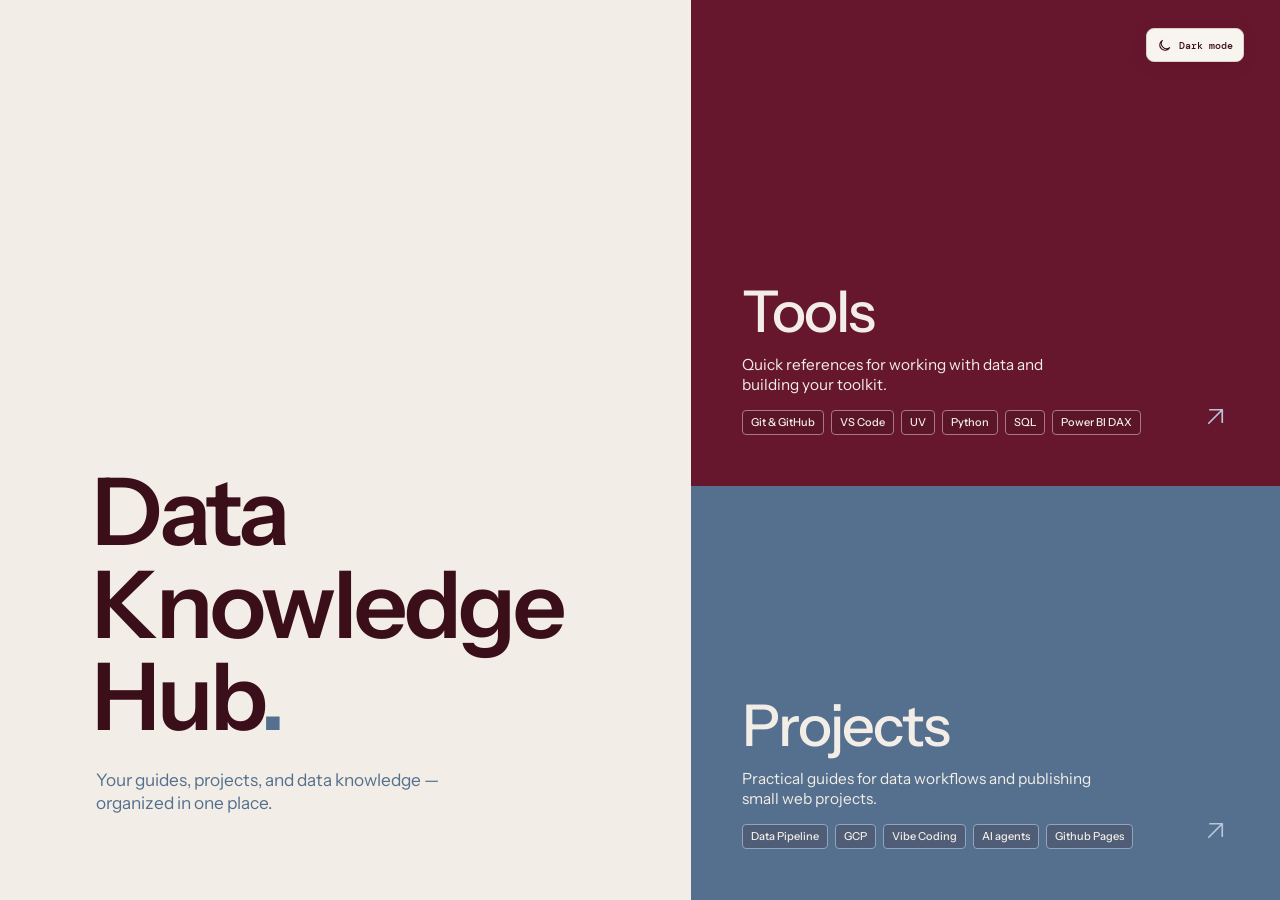
<file: index.html>
<!doctype html>
<html lang="en">
<head>
  <meta charset="utf-8">
  <meta name="viewport" content="width=device-width, initial-scale=1">
  <meta name="theme-color" content="#f2ede6">
  <meta name="description" content="Your guides, projects, and data knowledge — organized in one place.">
  <title>Data Knowledge Hub</title>
  <script src="assets/js/theme.js"></script>
  <link rel="stylesheet" href="assets/css/styles.css">
</head>
<body class="home-gateway">
  <main class="gateway-layout">
    <section class="gateway-intro" aria-labelledby="home-title">
      <h1 id="home-title"><span>Data Knowledge</span><span>Hub<i>.</i></span></h1>
      <p>Your guides, projects, and data knowledge — organized in one place.</p>
    </section>
    <nav class="gateway-paths" aria-label="Explore the library">
      <a class="gateway-path gateway-tools" href="tools.html">
        <div class="gateway-path-copy">
          <span class="gateway-path-title">Tools</span>
          <p class="gateway-path-description">Quick references for working with data and building your toolkit.</p>
          <ul class="gateway-path-tools" aria-label="Tools covered">
            <li>Git &amp; GitHub</li><li>VS Code</li><li>UV</li><li>Python</li><li>SQL</li><li>Power BI DAX</li>
          </ul>
        </div>
        <svg aria-hidden="true" viewBox="0 0 24 24"><path d="M6 18 18 6M7 6h11v11"/></svg>
      </a>
      <a class="gateway-path gateway-projects" href="projects.html">
        <div class="gateway-path-copy">
          <span class="gateway-path-title">Projects</span>
          <p class="gateway-path-description">Practical guides for data workflows and publishing small web projects.</p>
          <ul class="gateway-path-tools" aria-label="Tools used in these projects">
            <li>Data Pipeline</li><li>GCP</li><li>Vibe Coding</li><li>AI agents</li><li>Github Pages</li>
          </ul>
        </div>
        <svg aria-hidden="true" viewBox="0 0 24 24"><path d="M6 18 18 6M7 6h11v11"/></svg>
      </a>
    </nav>
  </main>
</body>
</html>
</file>
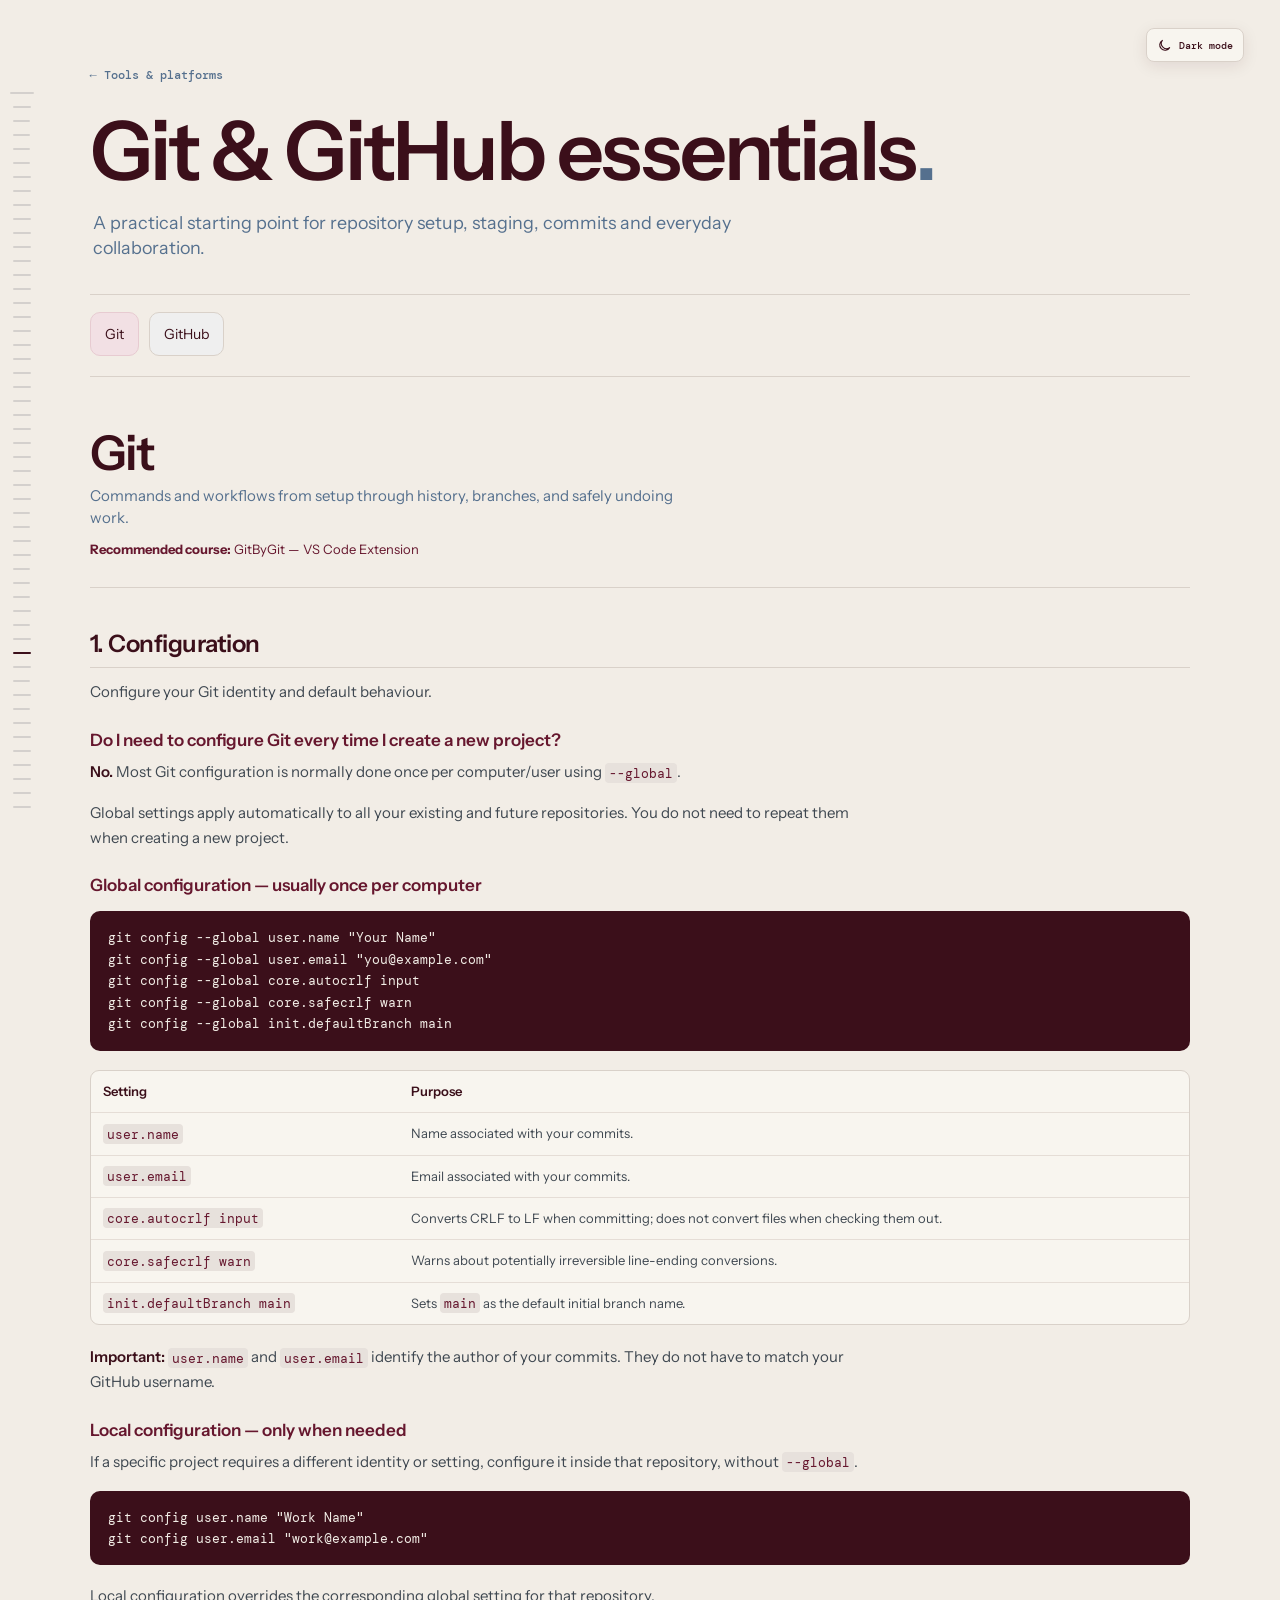
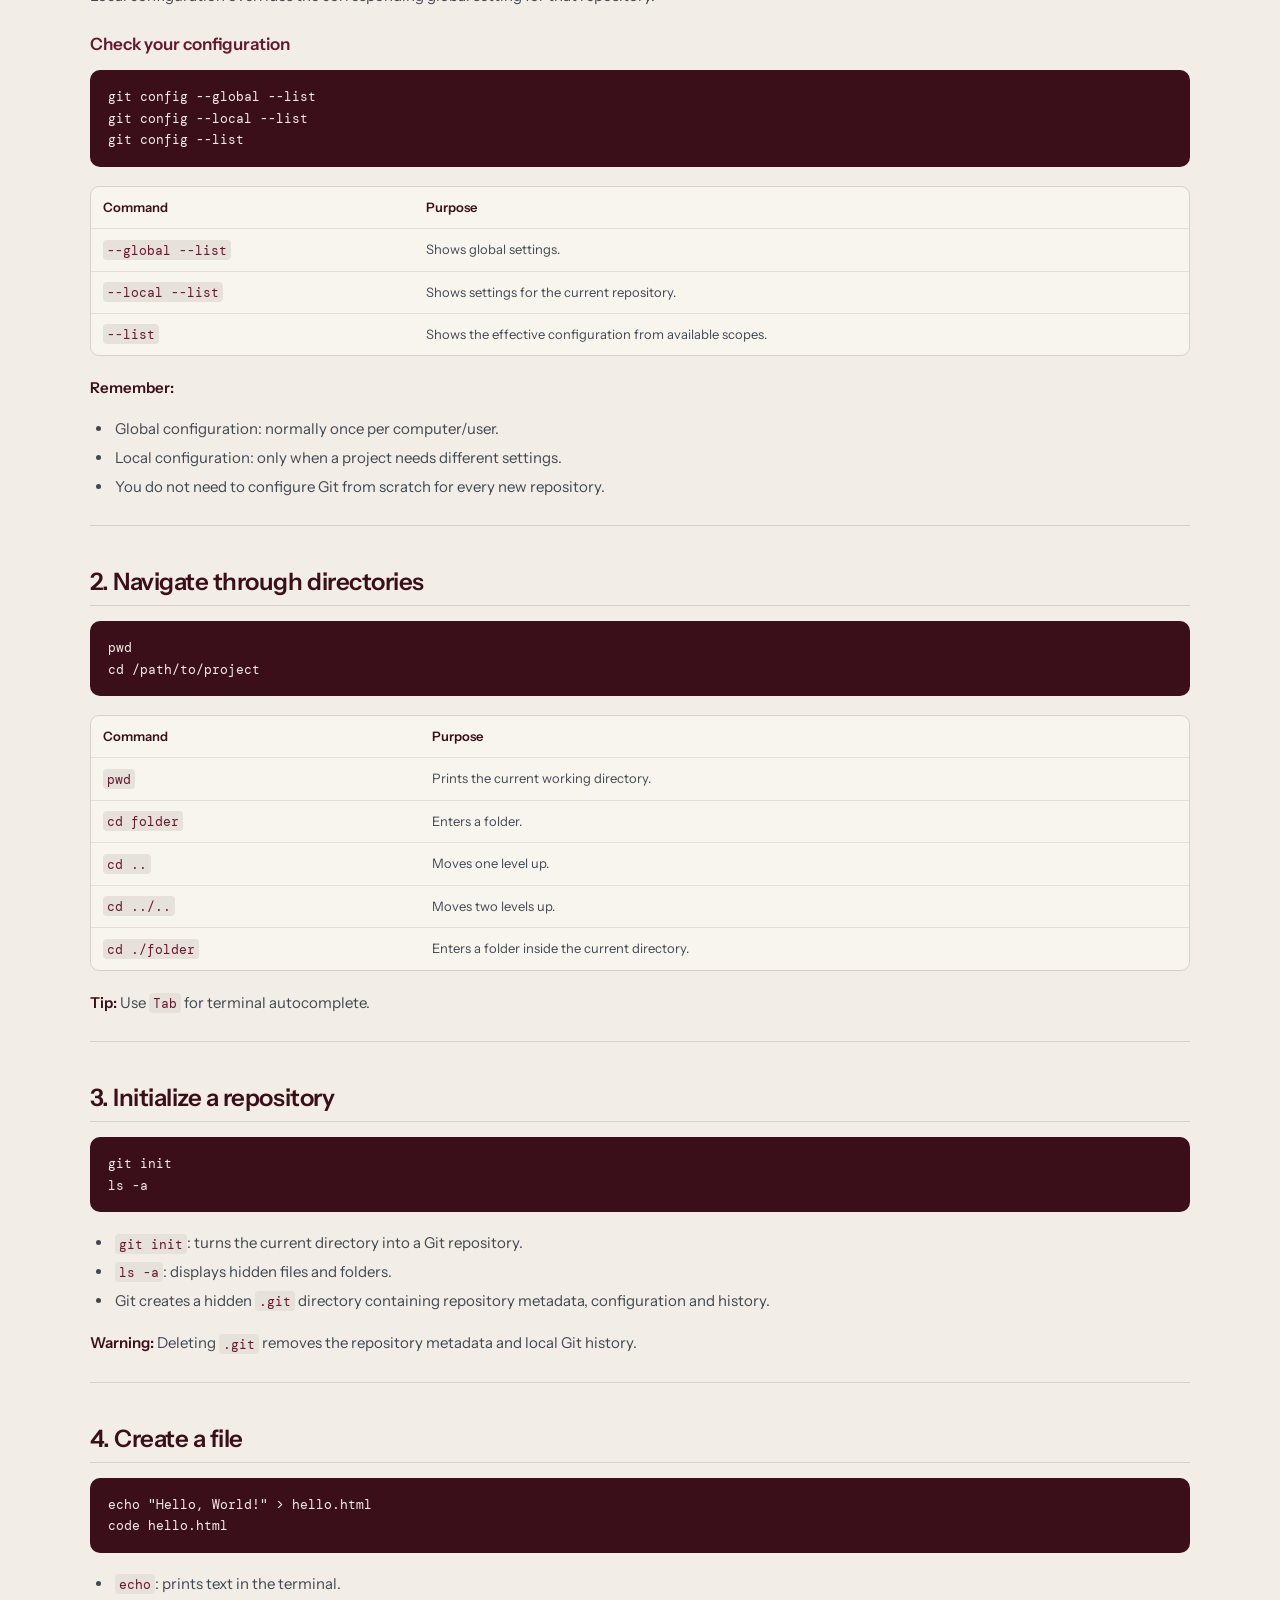
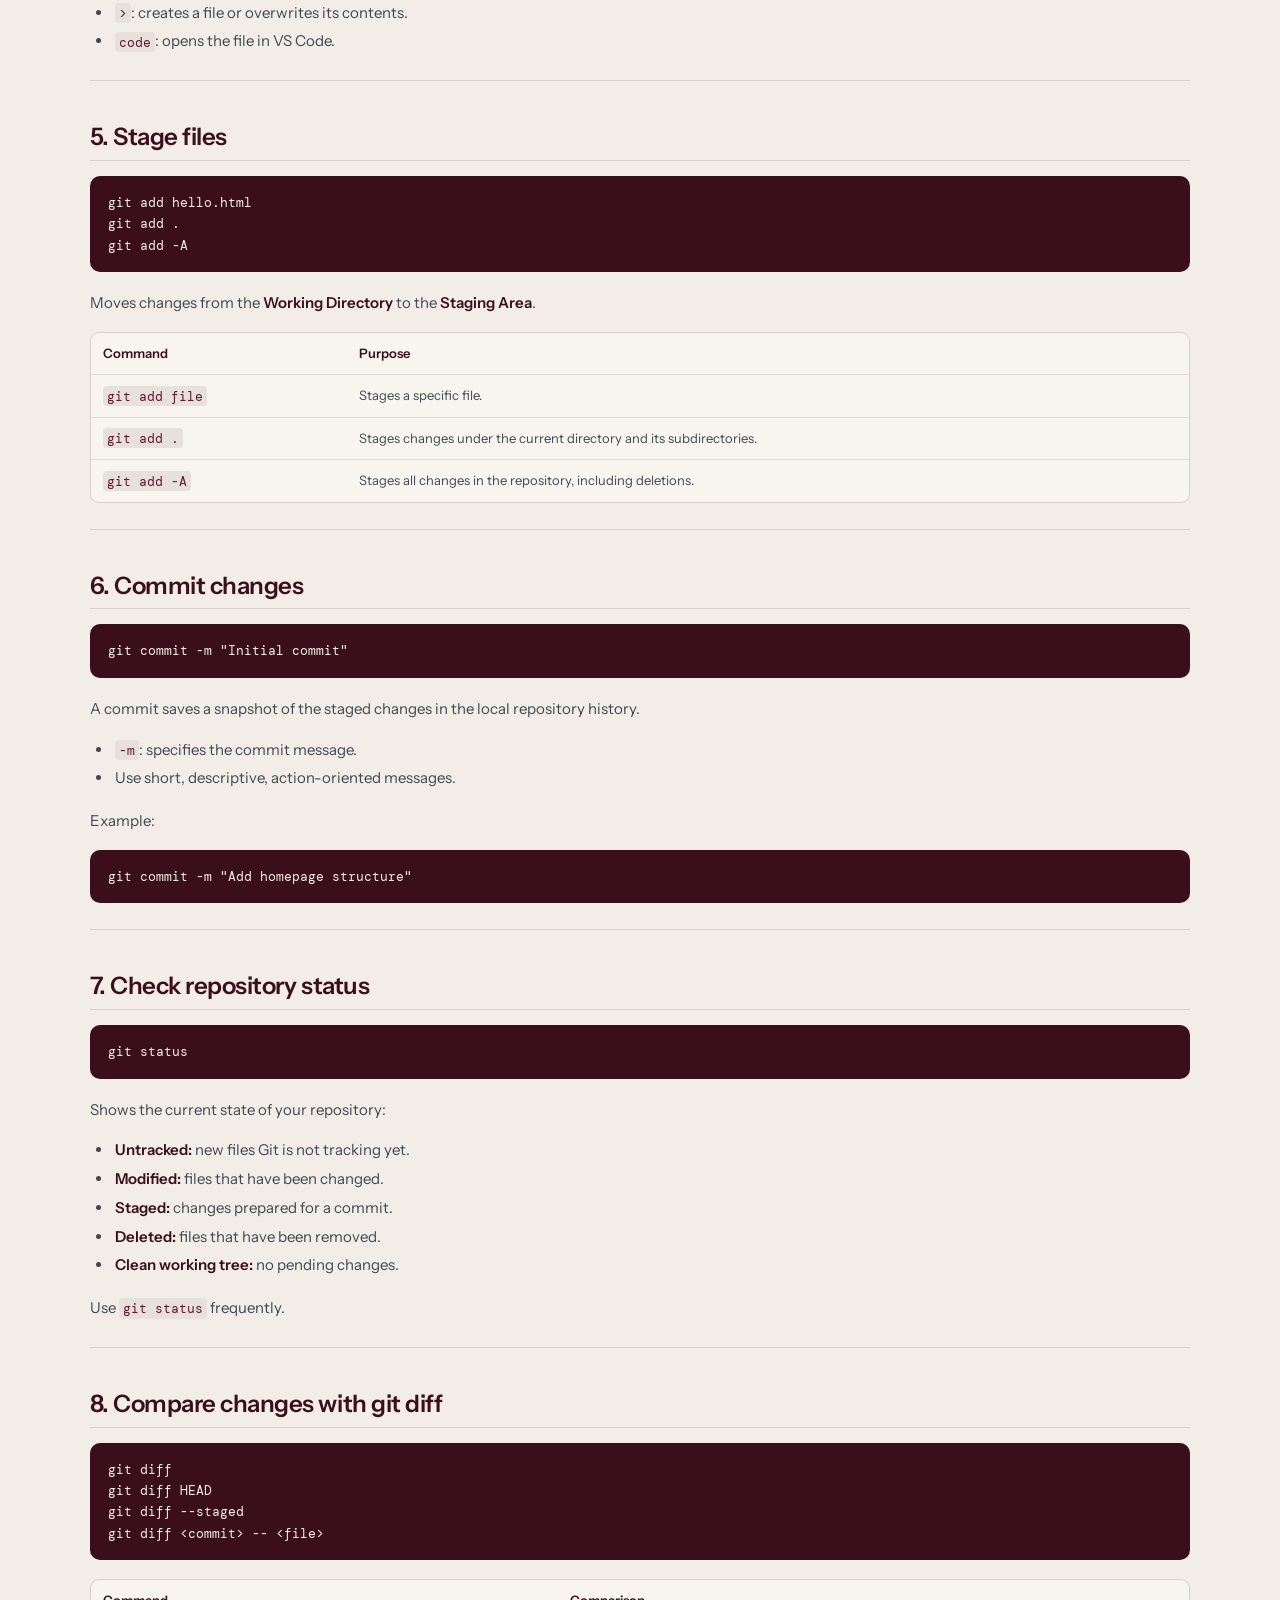
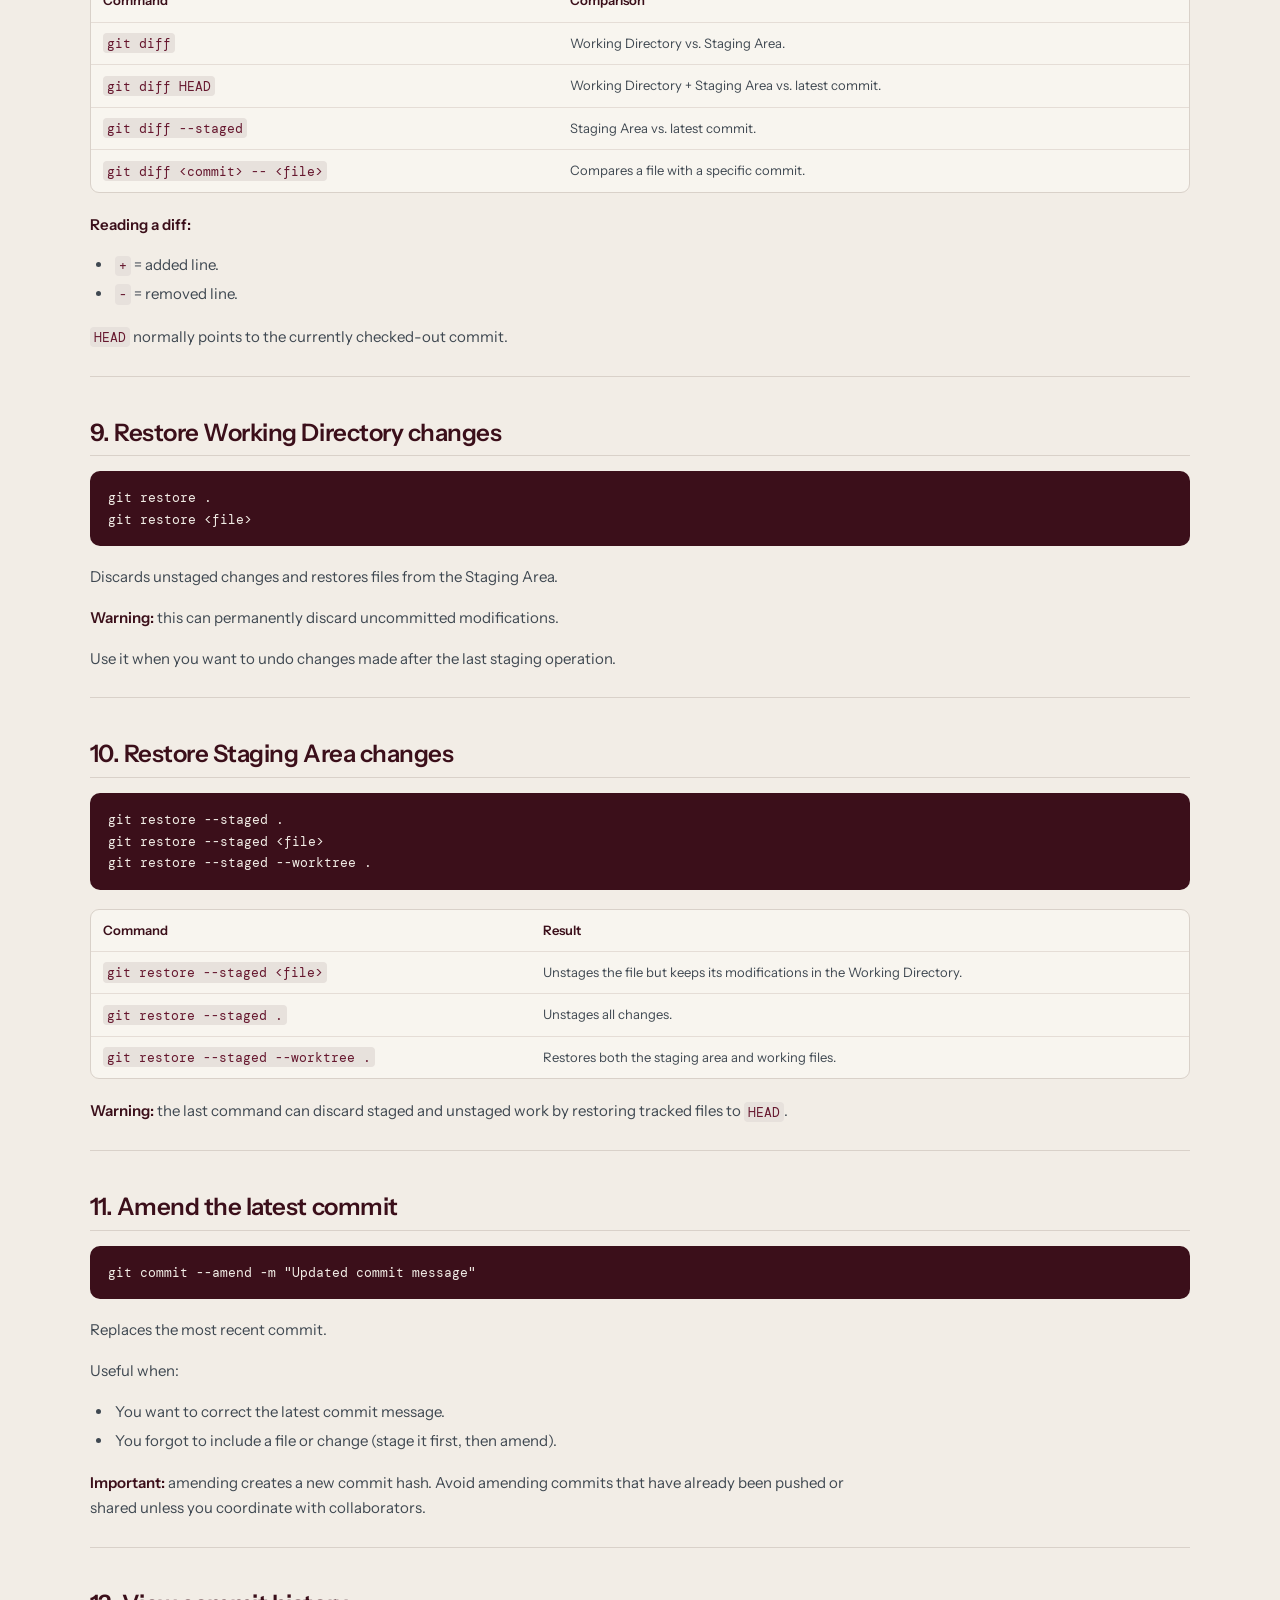
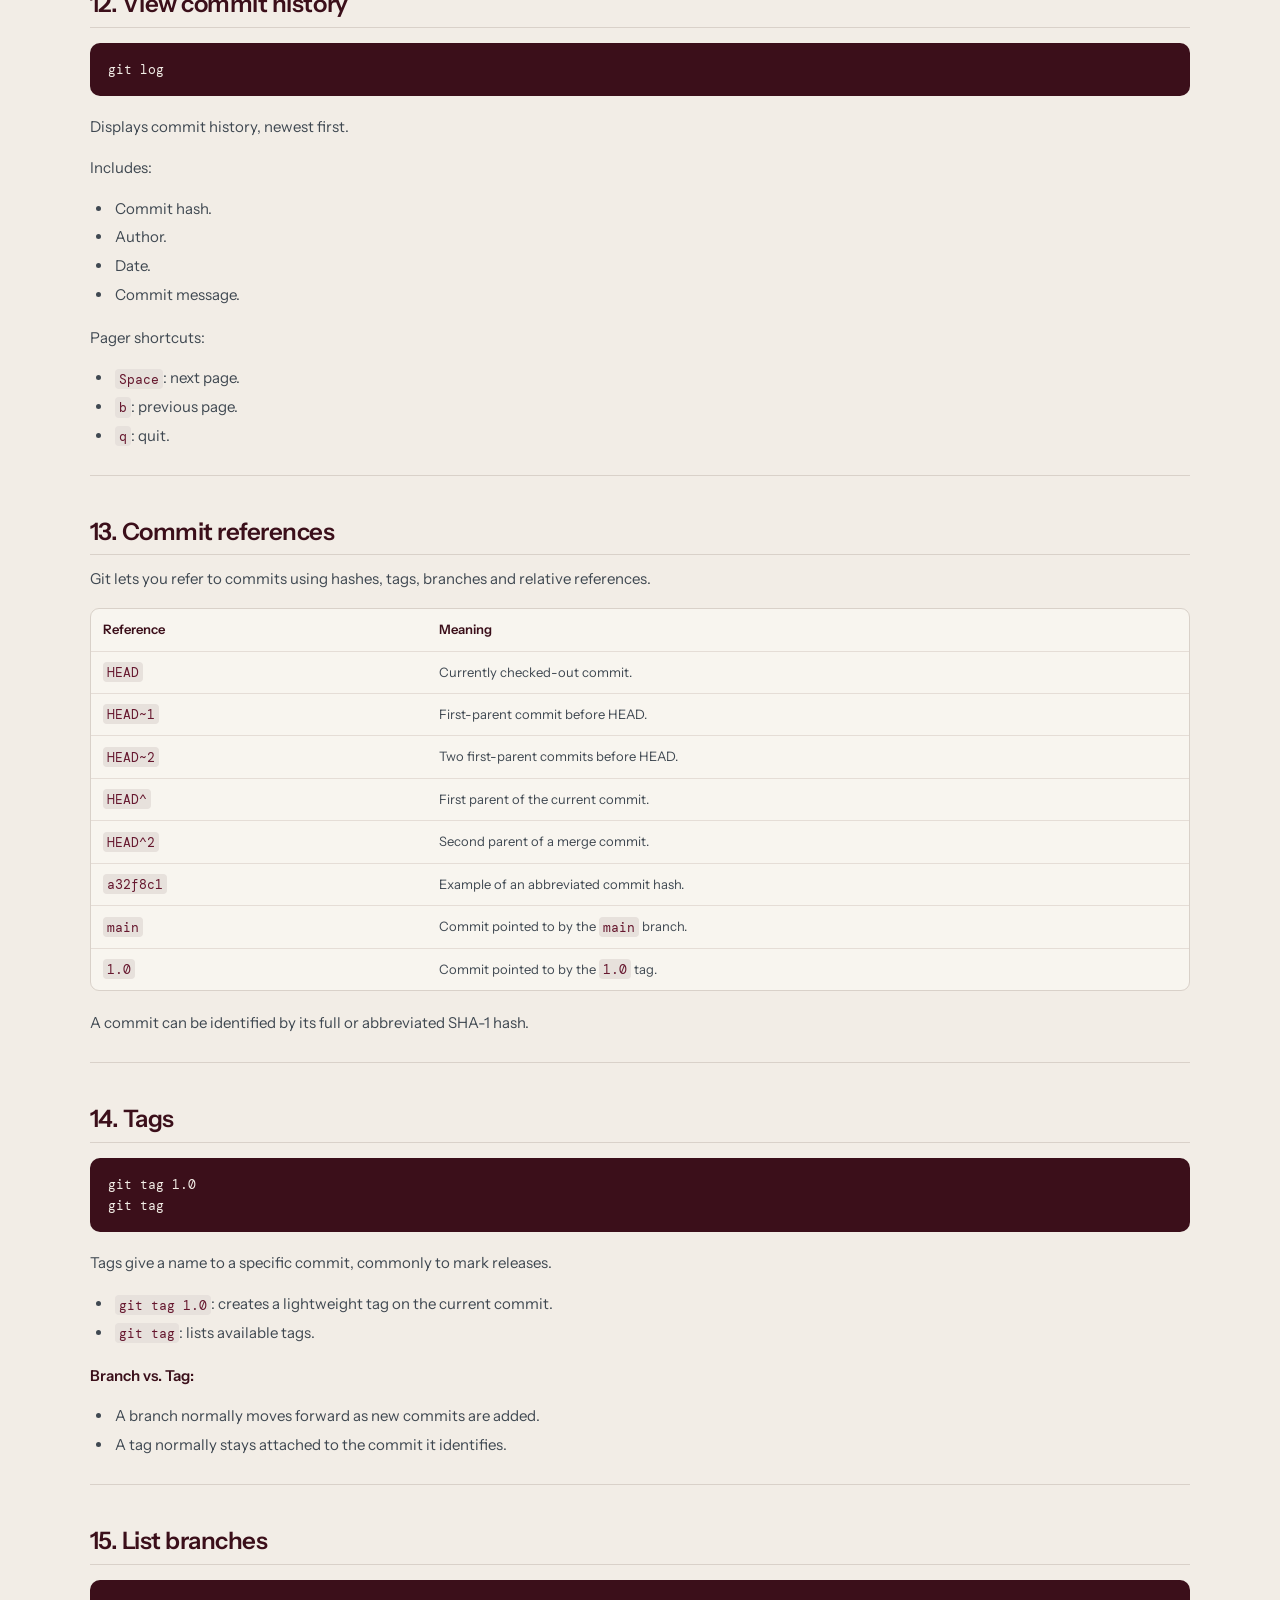
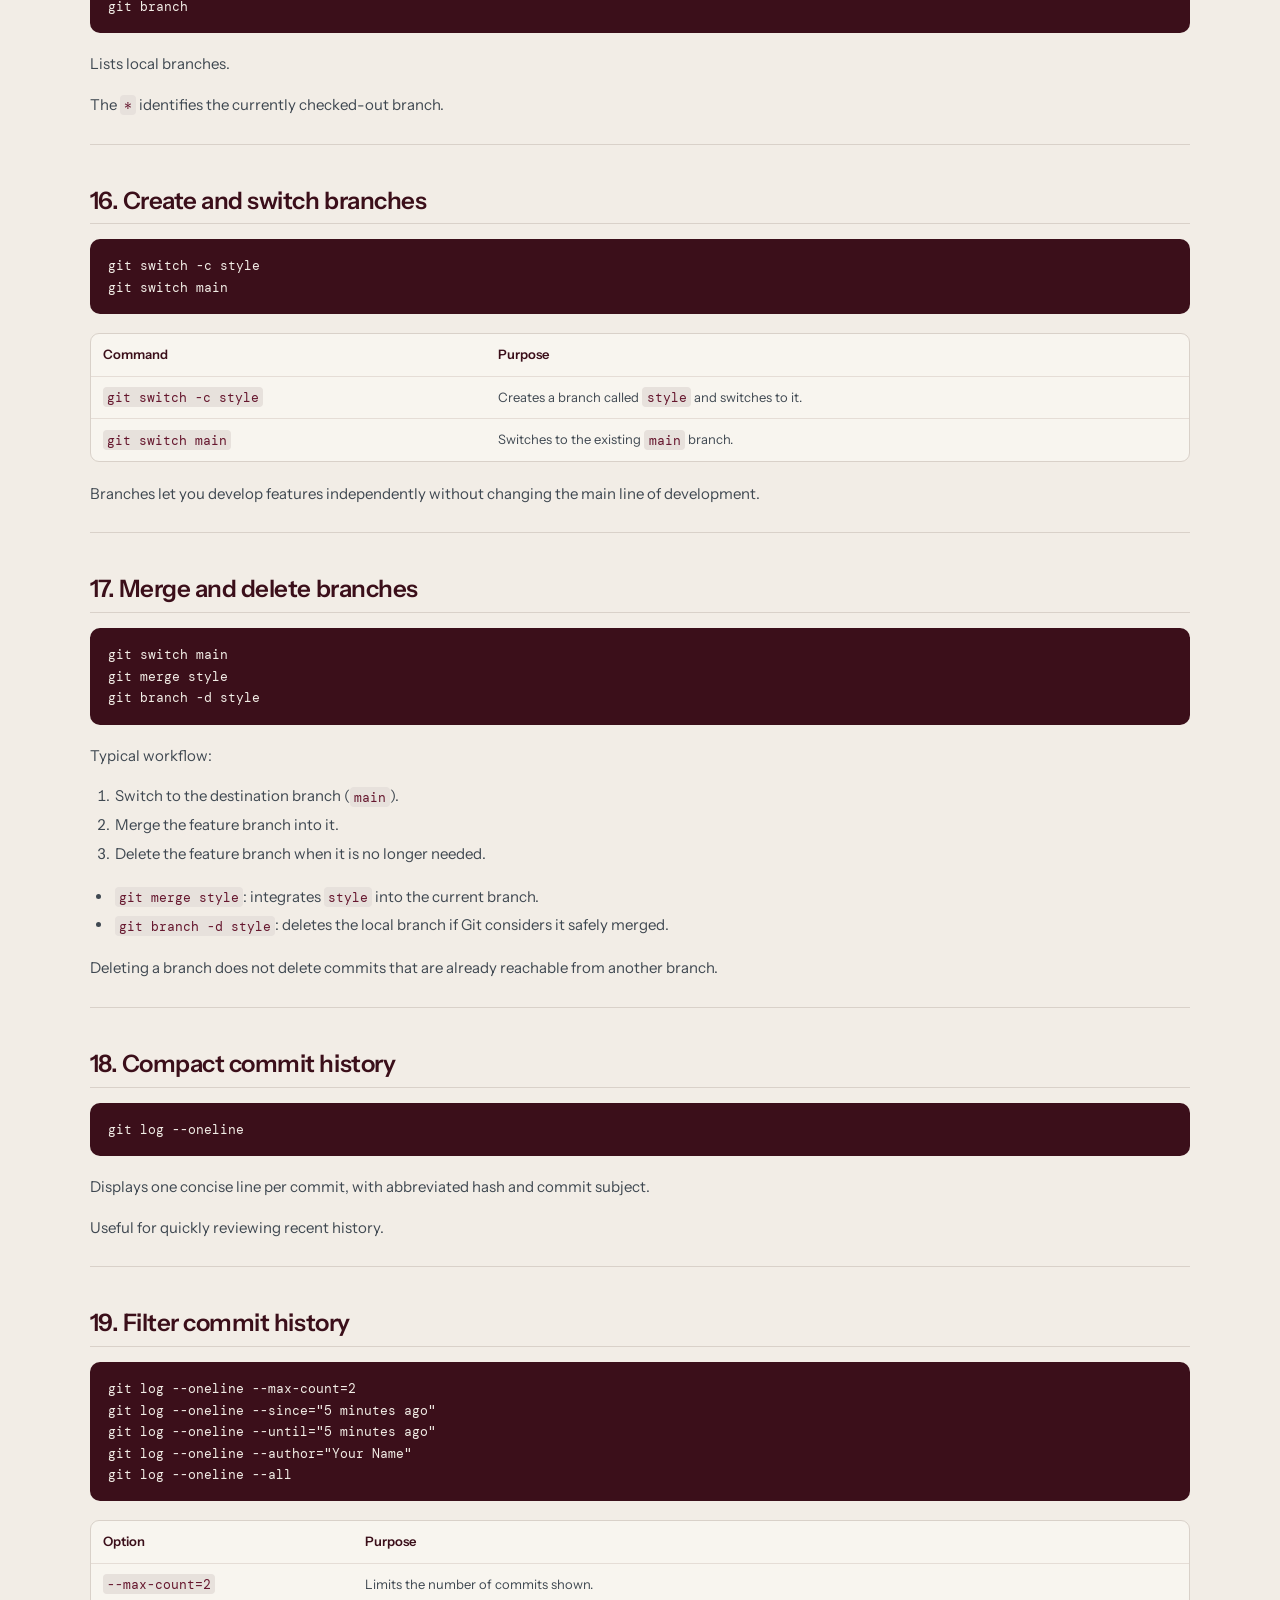
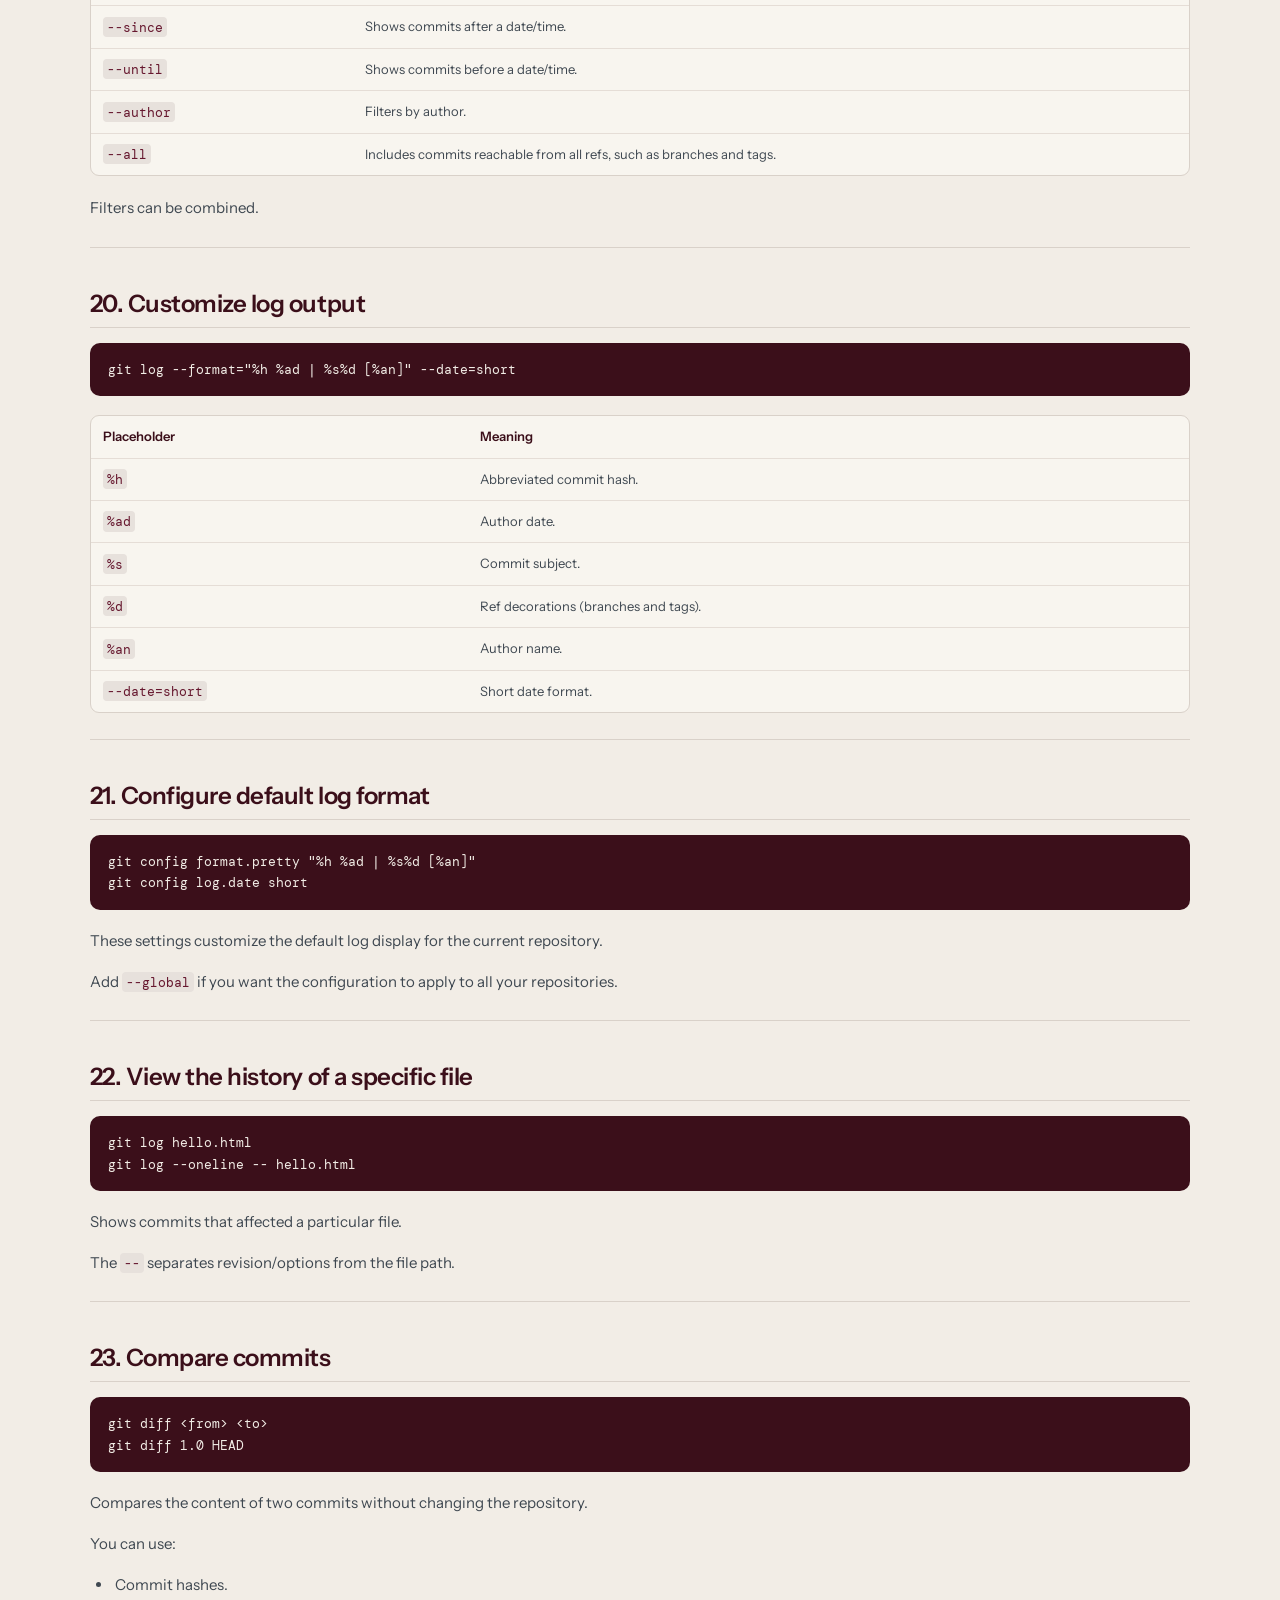
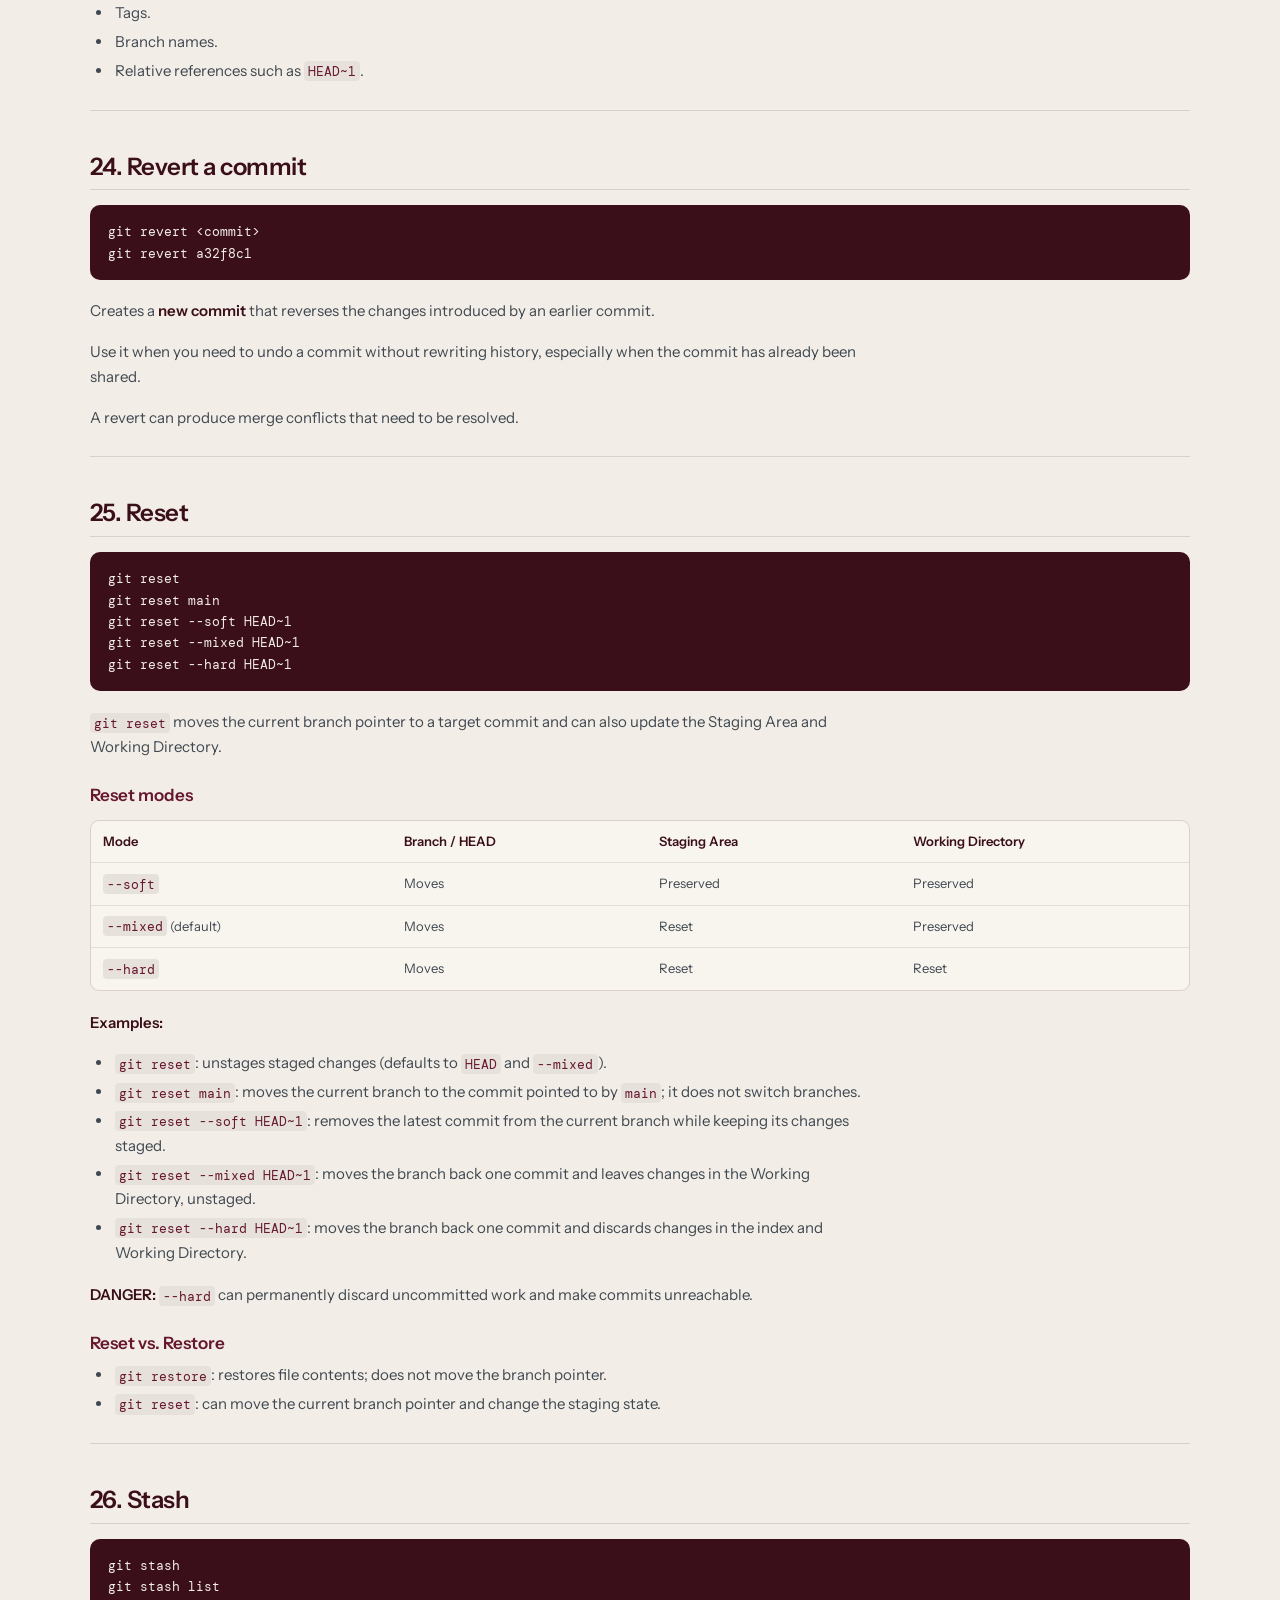
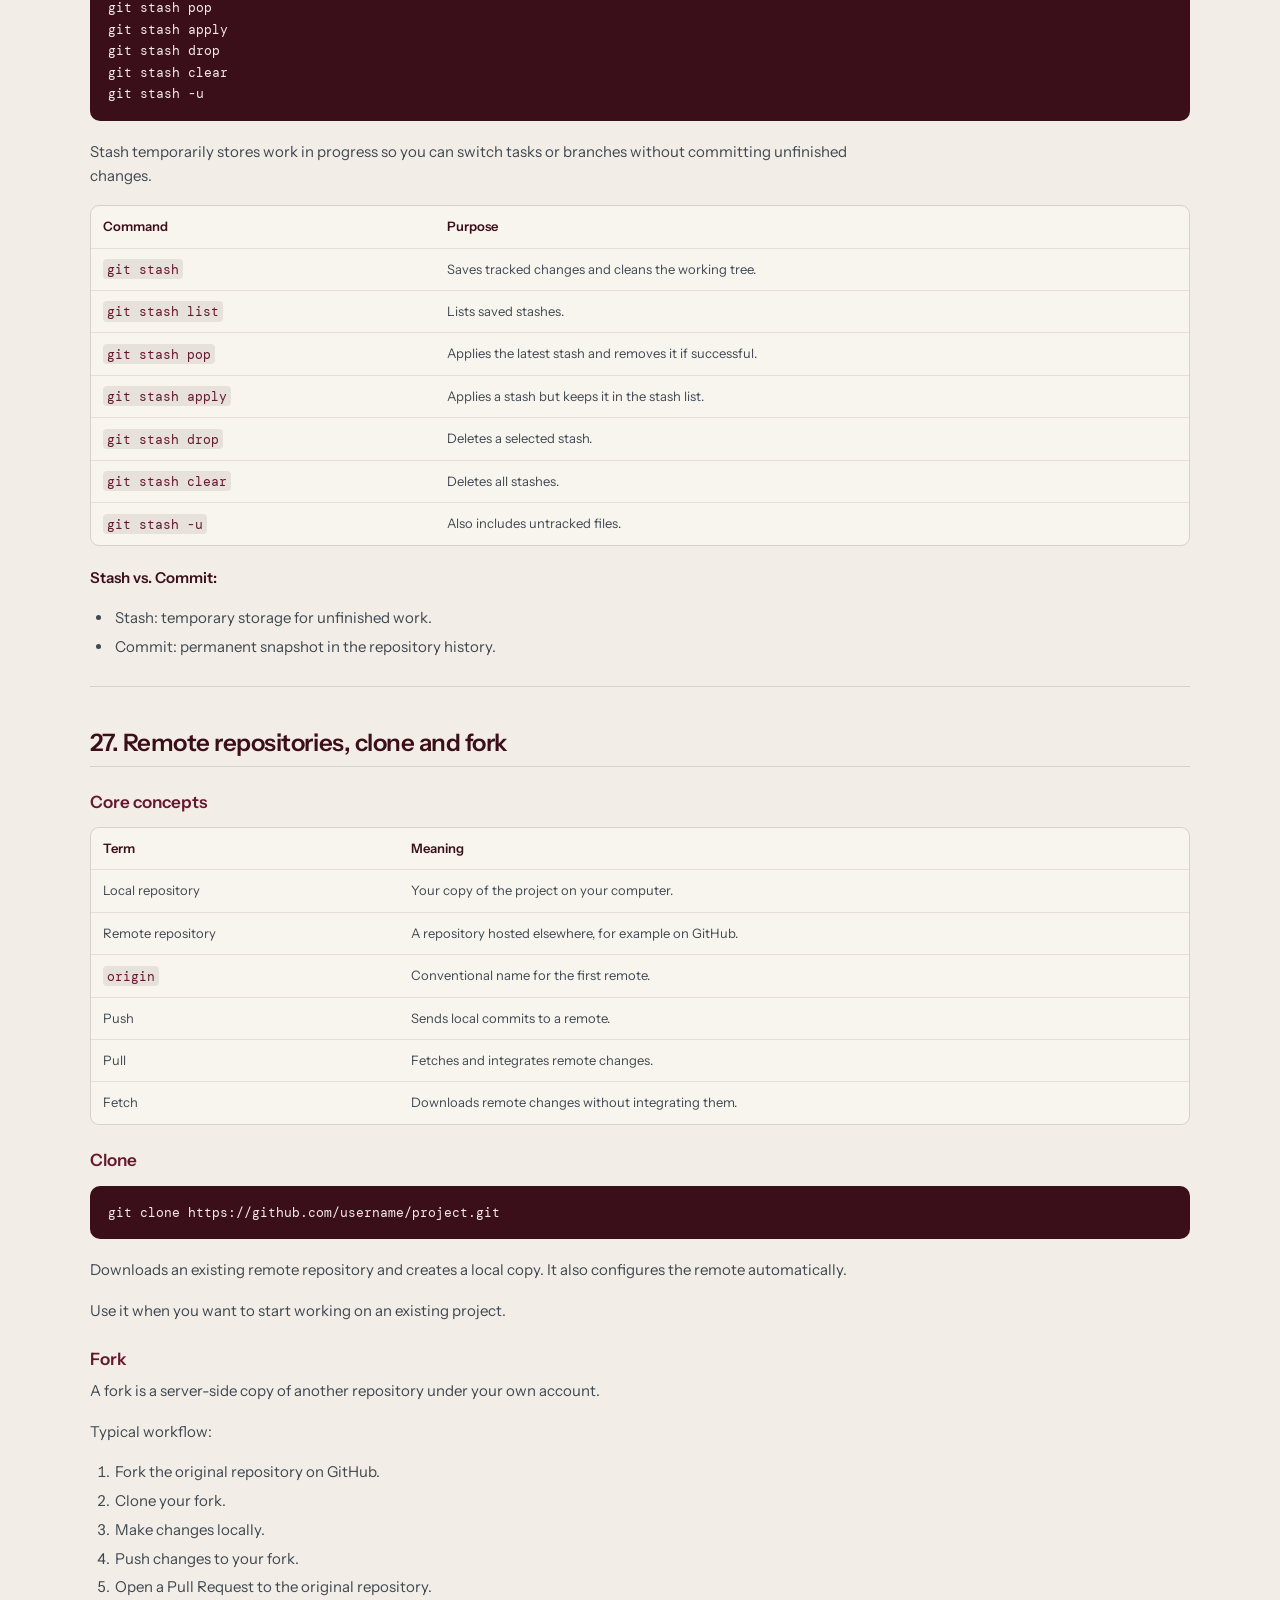
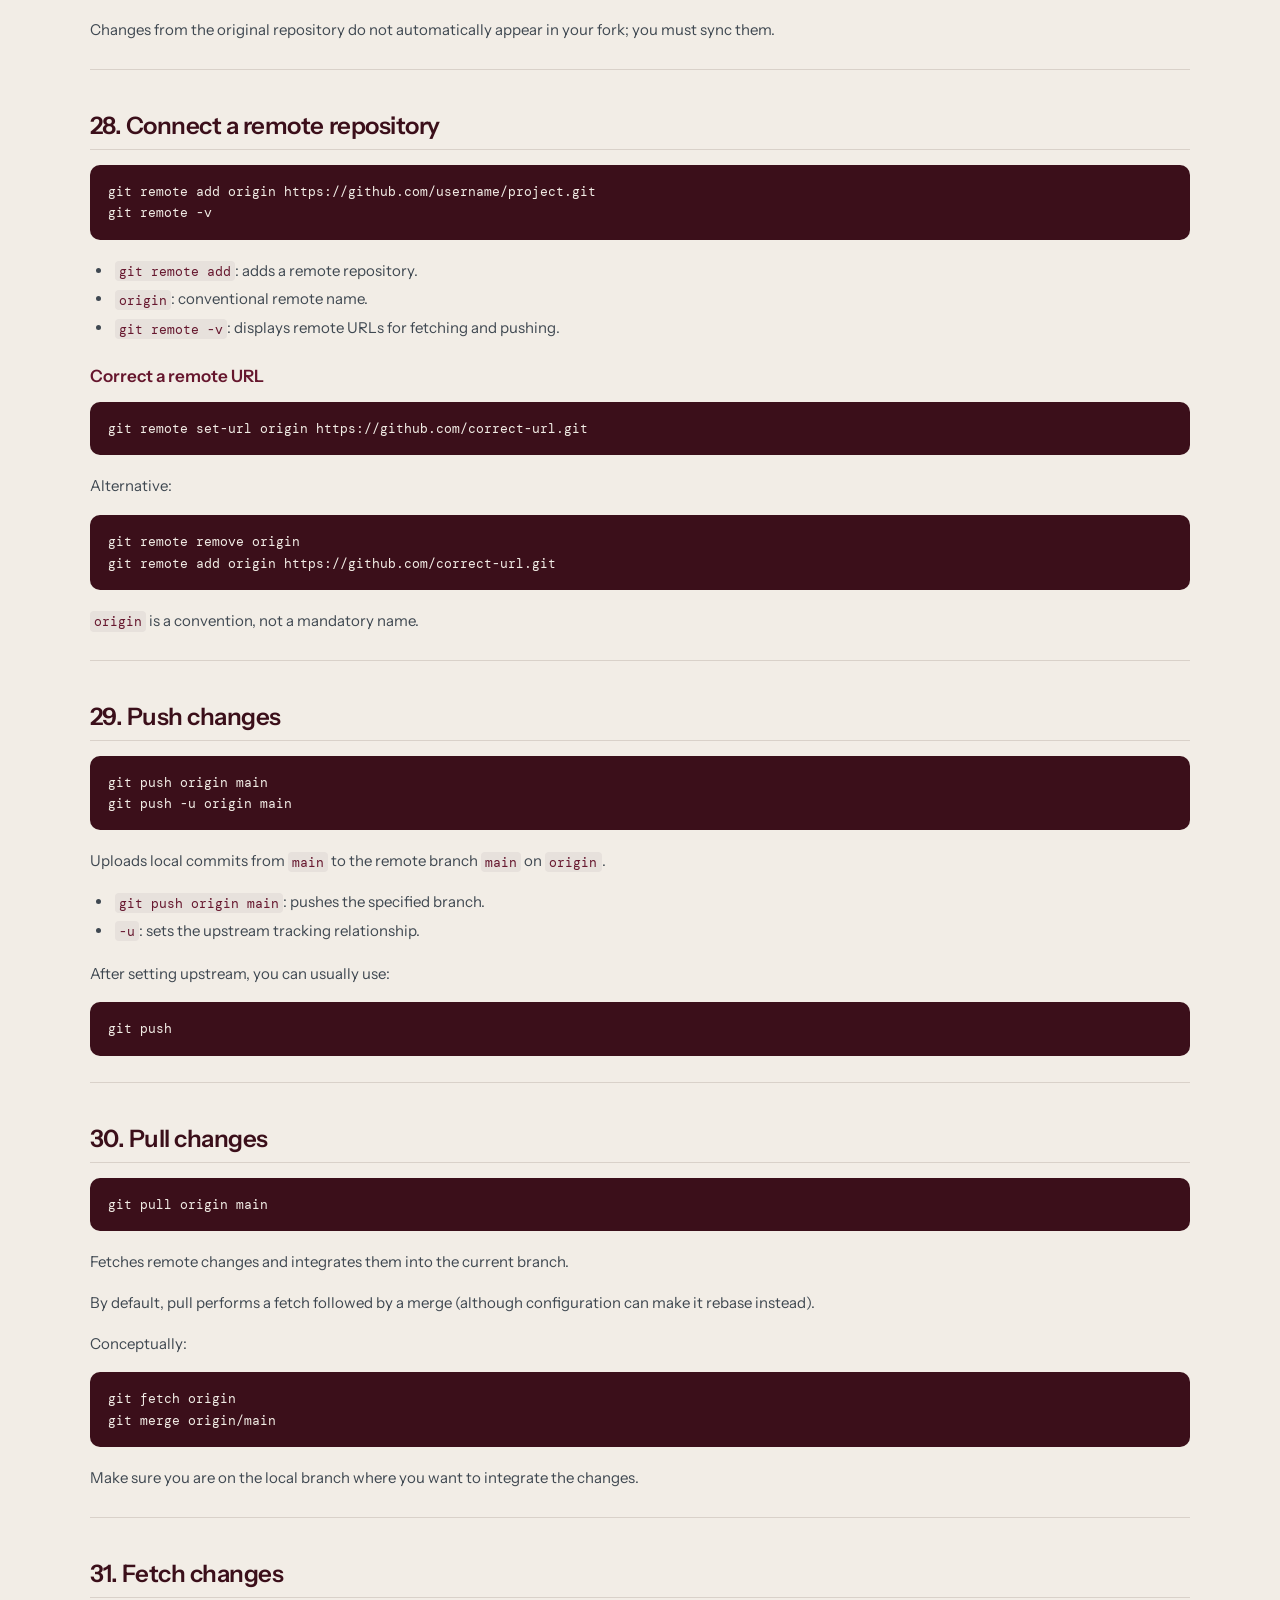
<file: git-github.html>
<!doctype html>
<html lang="en">
<head>
  <meta charset="utf-8">
  <meta name="viewport" content="width=device-width, initial-scale=1">
  <meta name="theme-color" content="#f2ede6">
  <meta name="description" content="Practical guides to Git and GitHub, from everyday commands and branches to pull requests and collaboration.">
  <title>Git &amp; GitHub essentials · Data Knowledge Hub</title>
  <script src="assets/js/theme.js"></script>
  <link rel="stylesheet" href="assets/css/styles.css">
  <script src="assets/js/guide-content.js" defer></script>
</head>
<body class="guide-page">
  <main>
    <header class="guide-hero">
      <a class="guide-back" href="tools.html">← Tools &amp; platforms</a>
      <h1>Git &amp; GitHub essentials<i>.</i></h1>
      <p>A practical starting point for repository setup, staging, commits and everyday collaboration.</p>
    </header>
    <div class="guide-content">
      <div class="guide-main">
        <nav class="guide-tabs" aria-label="Git and GitHub sections" role="tablist">
          <button class="guide-tab guide-tab-active" id="git-tab" type="button" role="tab" aria-selected="true" aria-controls="git-panel" tabindex="0">Git</button>
          <button class="guide-tab" id="github-tab" type="button" role="tab" aria-selected="false" aria-controls="github-panel" tabindex="-1">GitHub</button>
        </nav>
        <section class="guide-section" id="git-panel" role="tabpanel" aria-labelledby="git-tab" tabindex="0">
          <div class="guide-panel-layout">
            <aside class="guide-index" aria-label="Git guide index">
              <nav data-guide-index aria-label="Git topics"><p class="guide-index-loading">Building the index…</p></nav>
            </aside>
            <div class="guide-panel-content">
              <div class="guide-section-heading">
                <h2 id="git-heading">Git</h2>
                <p>Commands and workflows from setup through history, branches, and safely undoing work.</p>
                <p class="guide-course"><strong>Recommended course:</strong> GitByGit — VS Code Extension</p>
              </div>
              <article class="guide-markdown" id="guide-content" data-guide-source="docs/tools/git-essentials.md" aria-live="polite">
                <p class="guide-loading">Loading the Git reference…</p>
              </article>
            </div>
          </div>
        </section>
        <section class="guide-section guide-github-section" id="github-panel" role="tabpanel" aria-labelledby="github-tab" tabindex="0" hidden>
          <div class="guide-panel-layout">
            <aside class="guide-index" aria-label="GitHub guide index">
              <nav data-guide-index aria-label="GitHub topics"><p class="guide-index-loading">Building the index…</p></nav>
            </aside>
            <div class="guide-panel-content">
              <div class="guide-section-heading">
                <h2 id="github-heading">GitHub</h2>
                <p>Navigate repositories, organize work with branches, and collaborate through pull requests and reviews.</p>
              </div>
              <article class="guide-markdown" id="github-guide-content" data-guide-source="docs/tools/github.md" aria-live="polite">
                <p class="guide-loading">Loading the GitHub guide…</p>
              </article>
            </div>
          </div>
        </section>
      </div>
      <footer class="collection-footer guide-footer">
        <a href="tools.html">← Back to tools</a>
        <a href="index.html">Data Knowledge Hub</a>
      </footer>
    </div>
  </main>
</body>
</html>
</file>
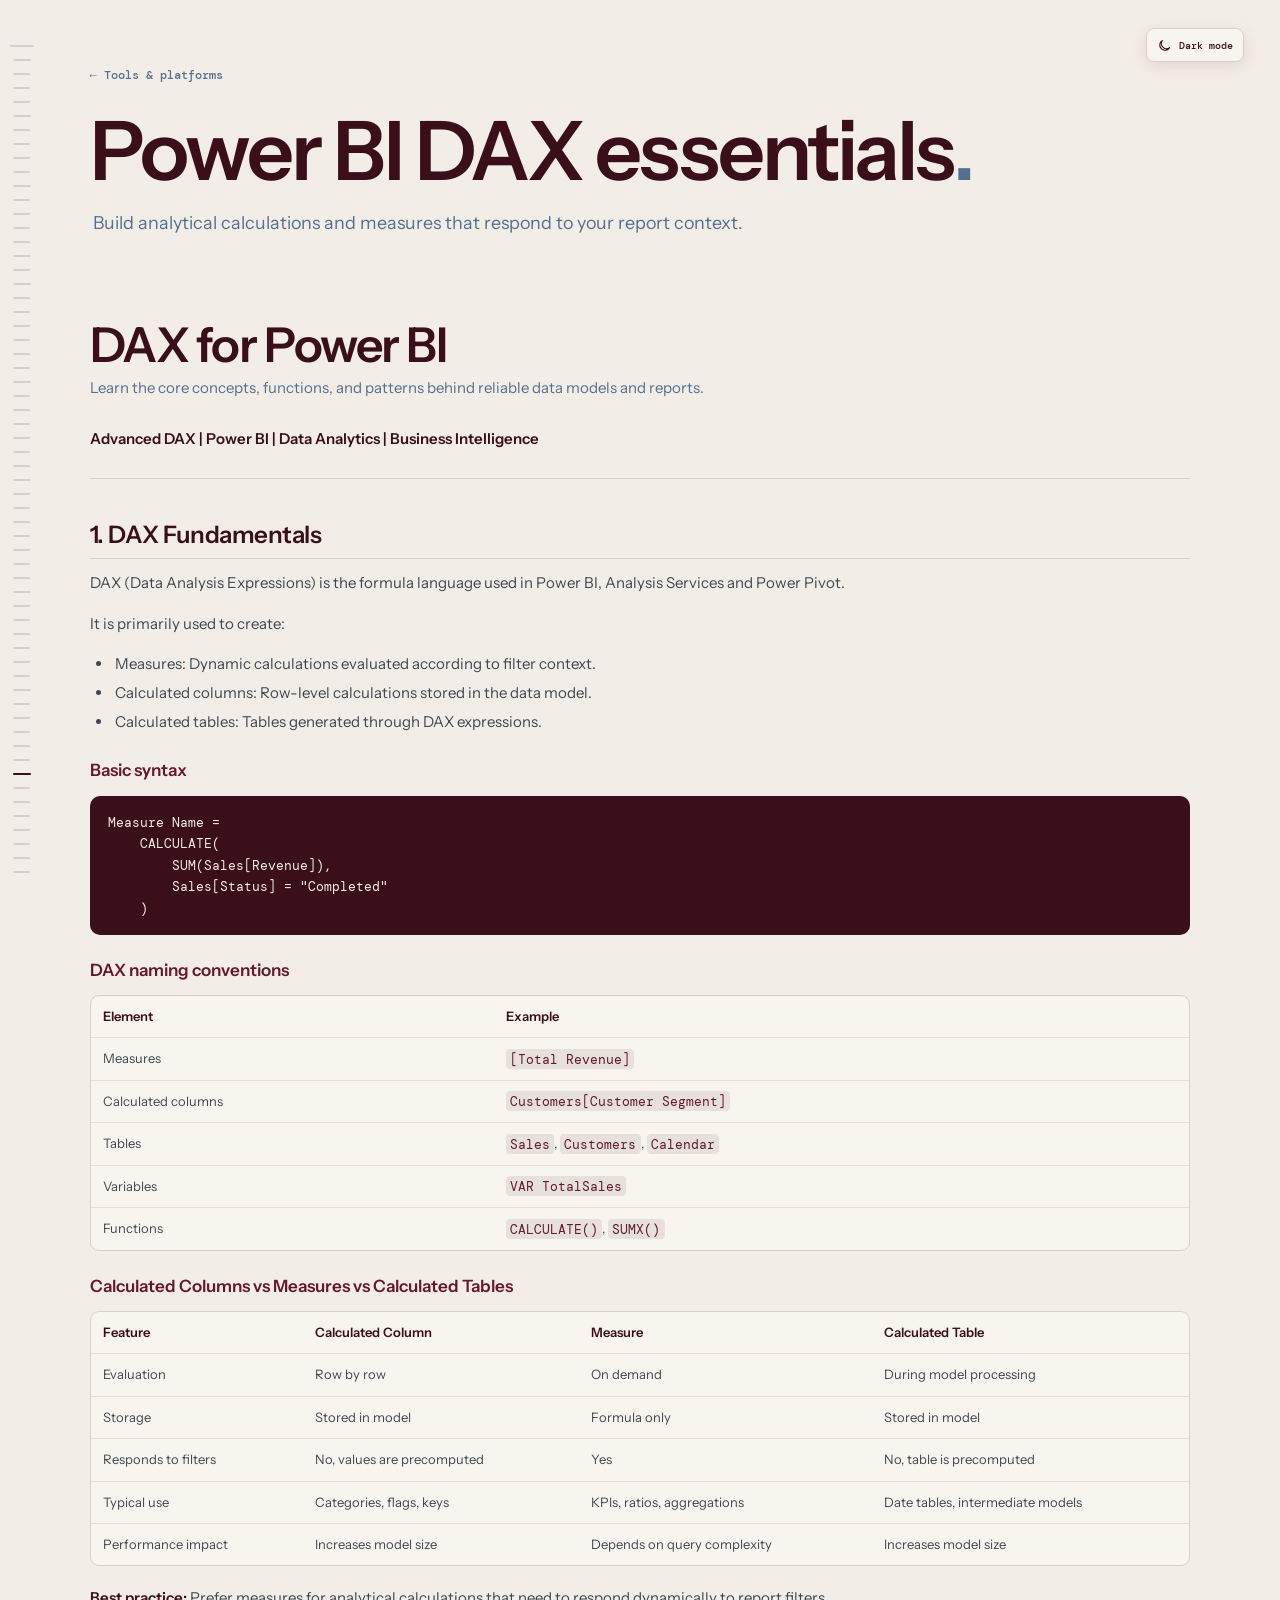
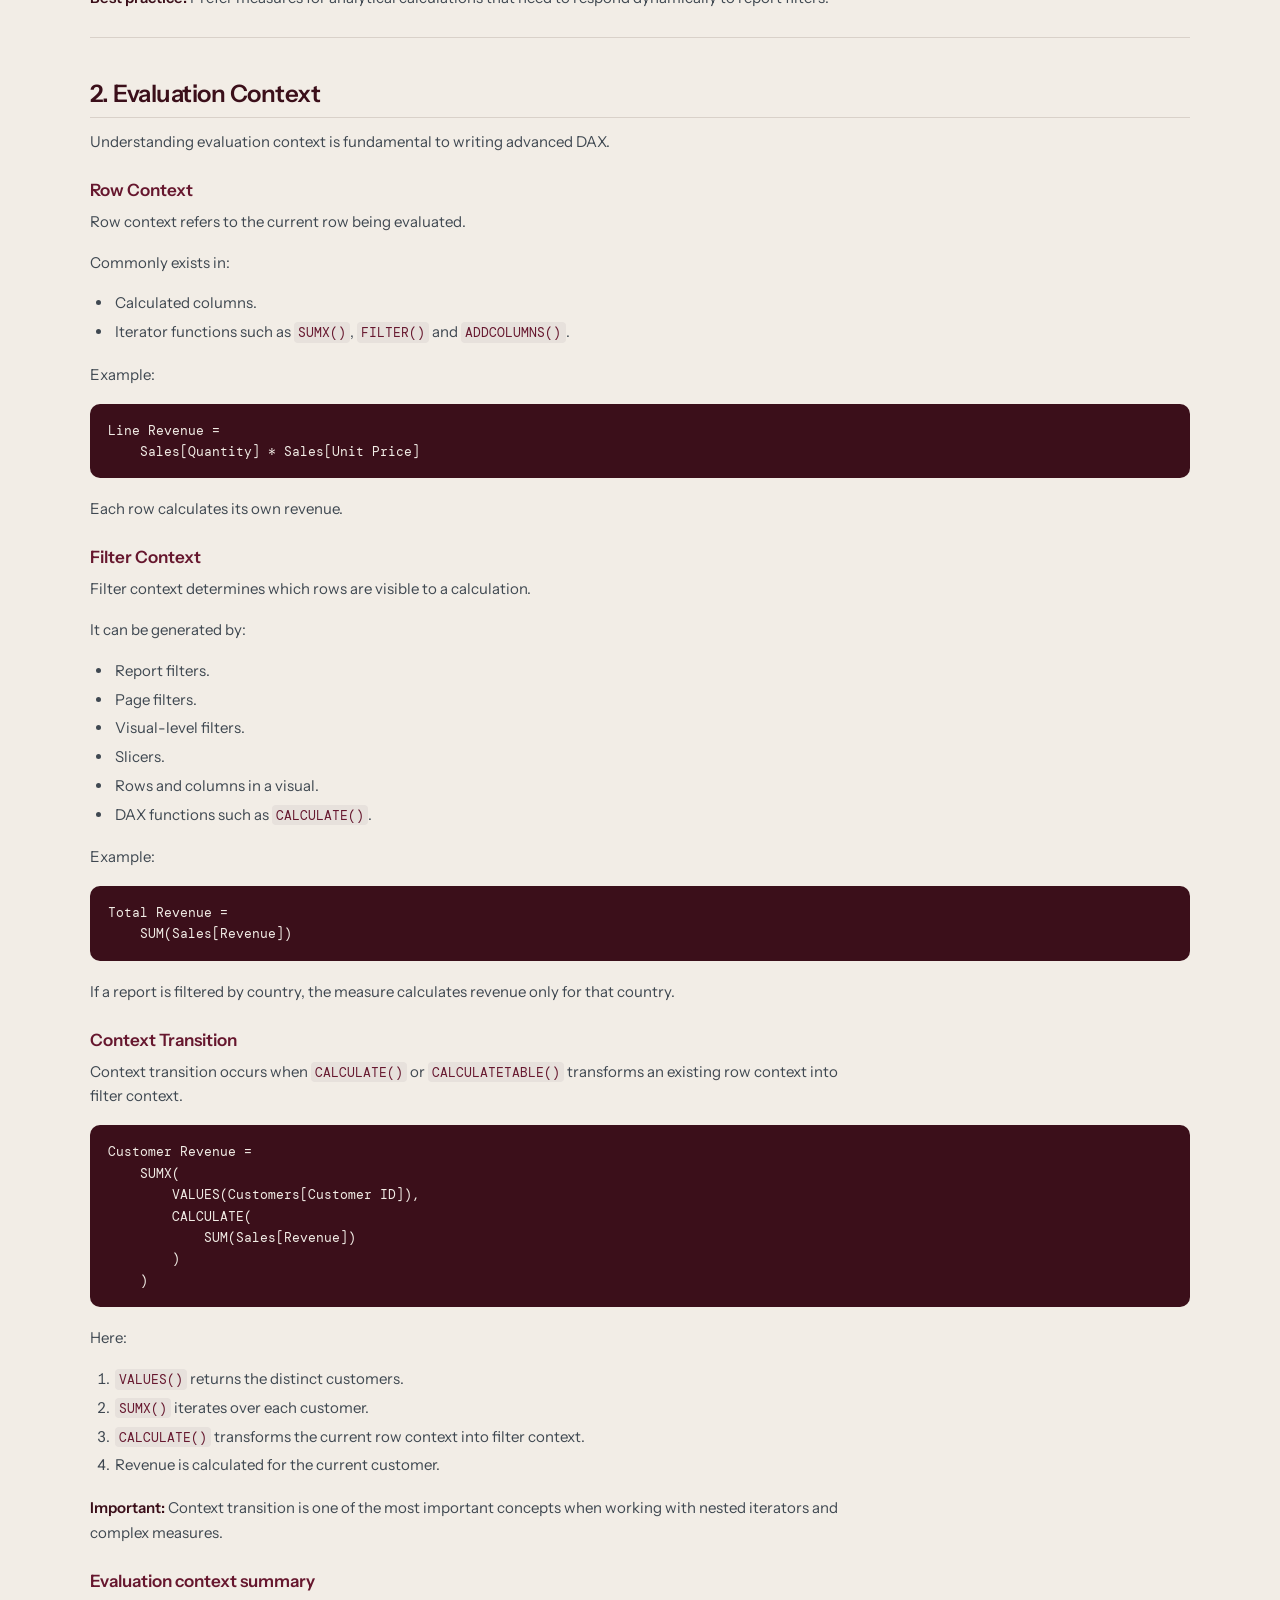
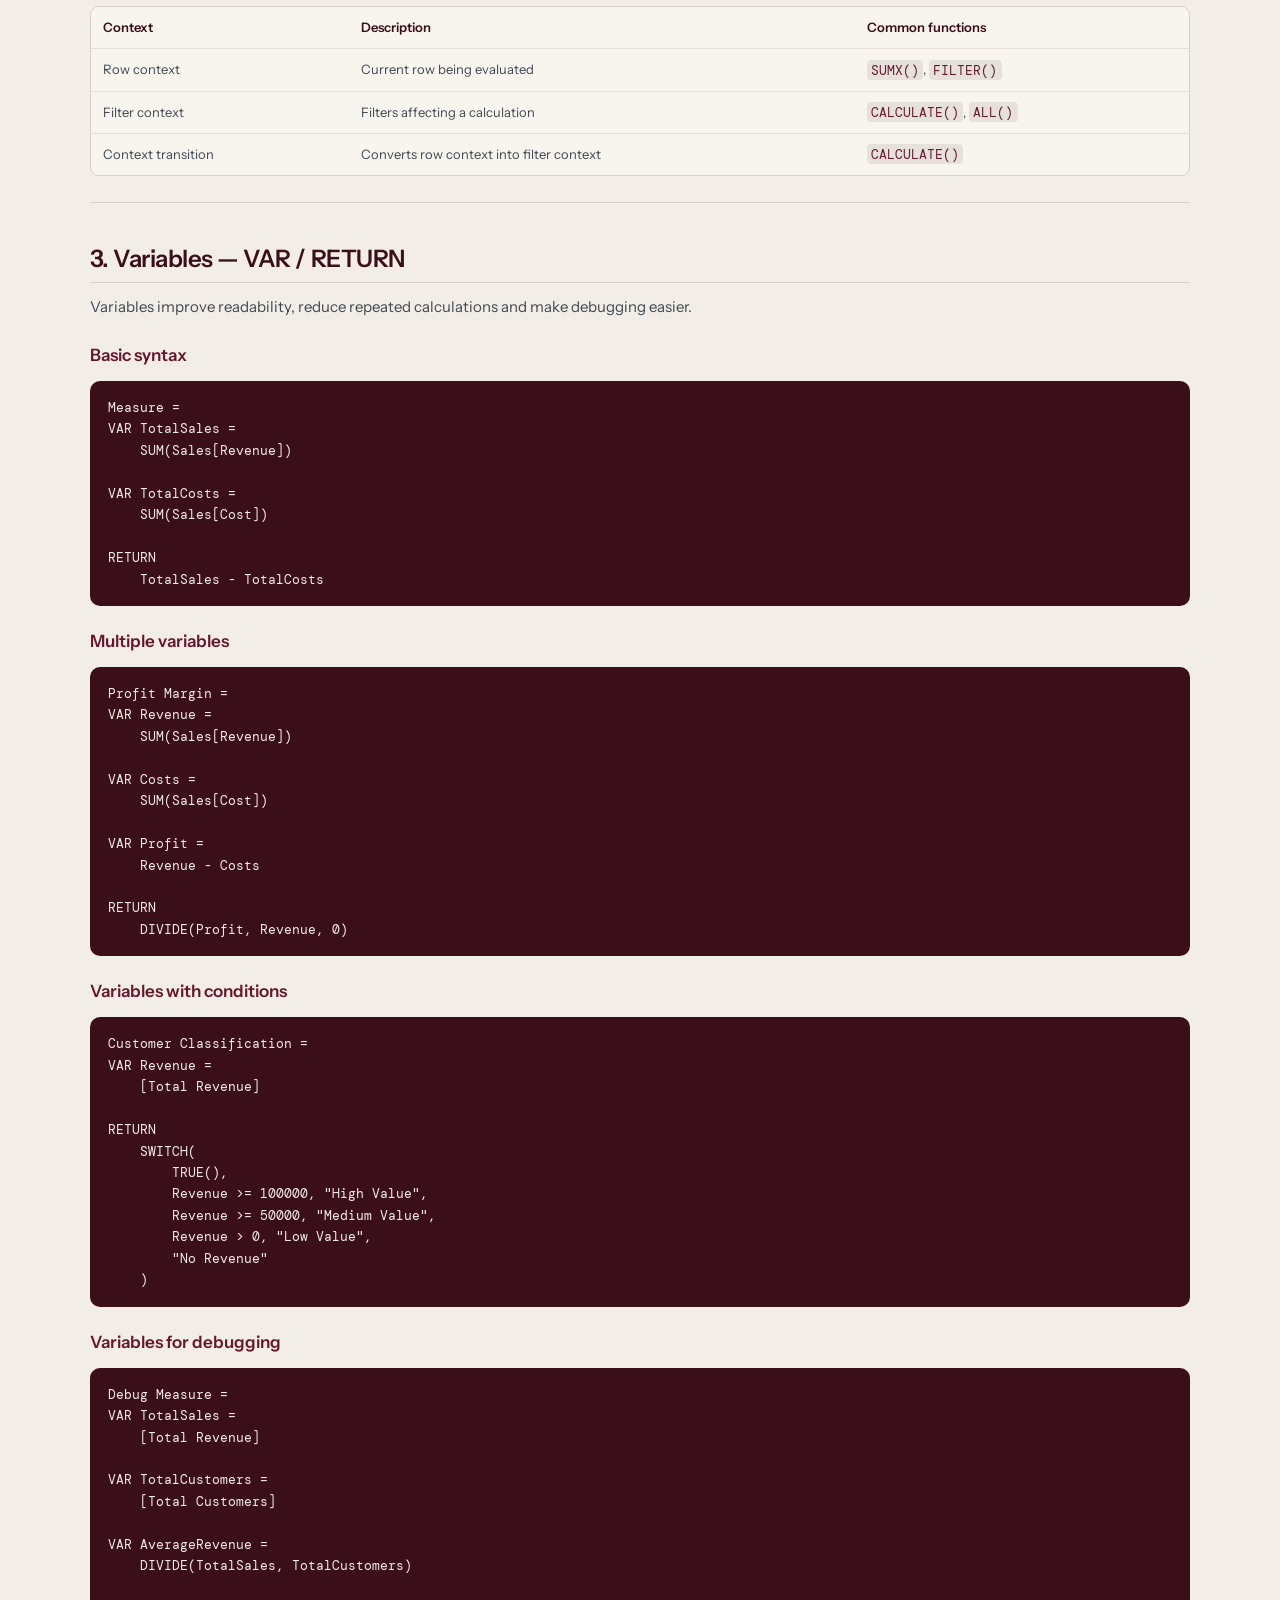
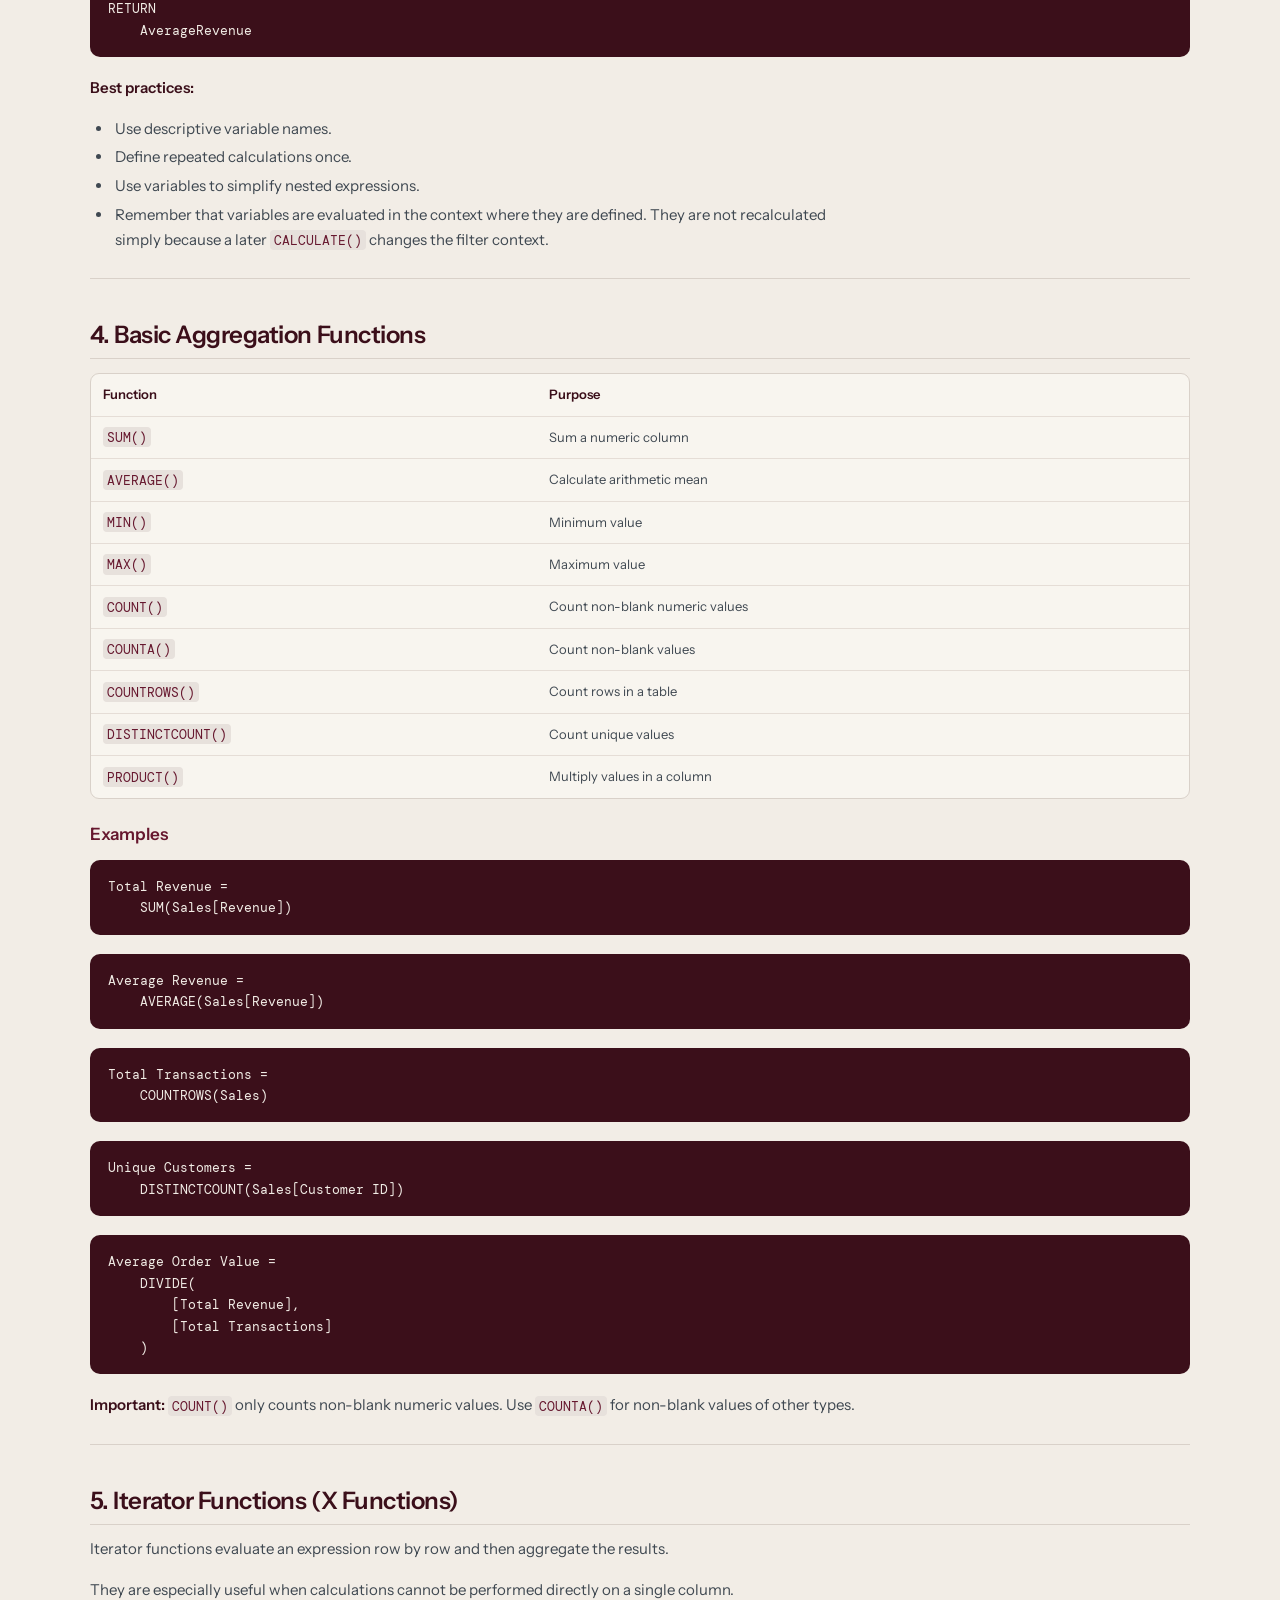
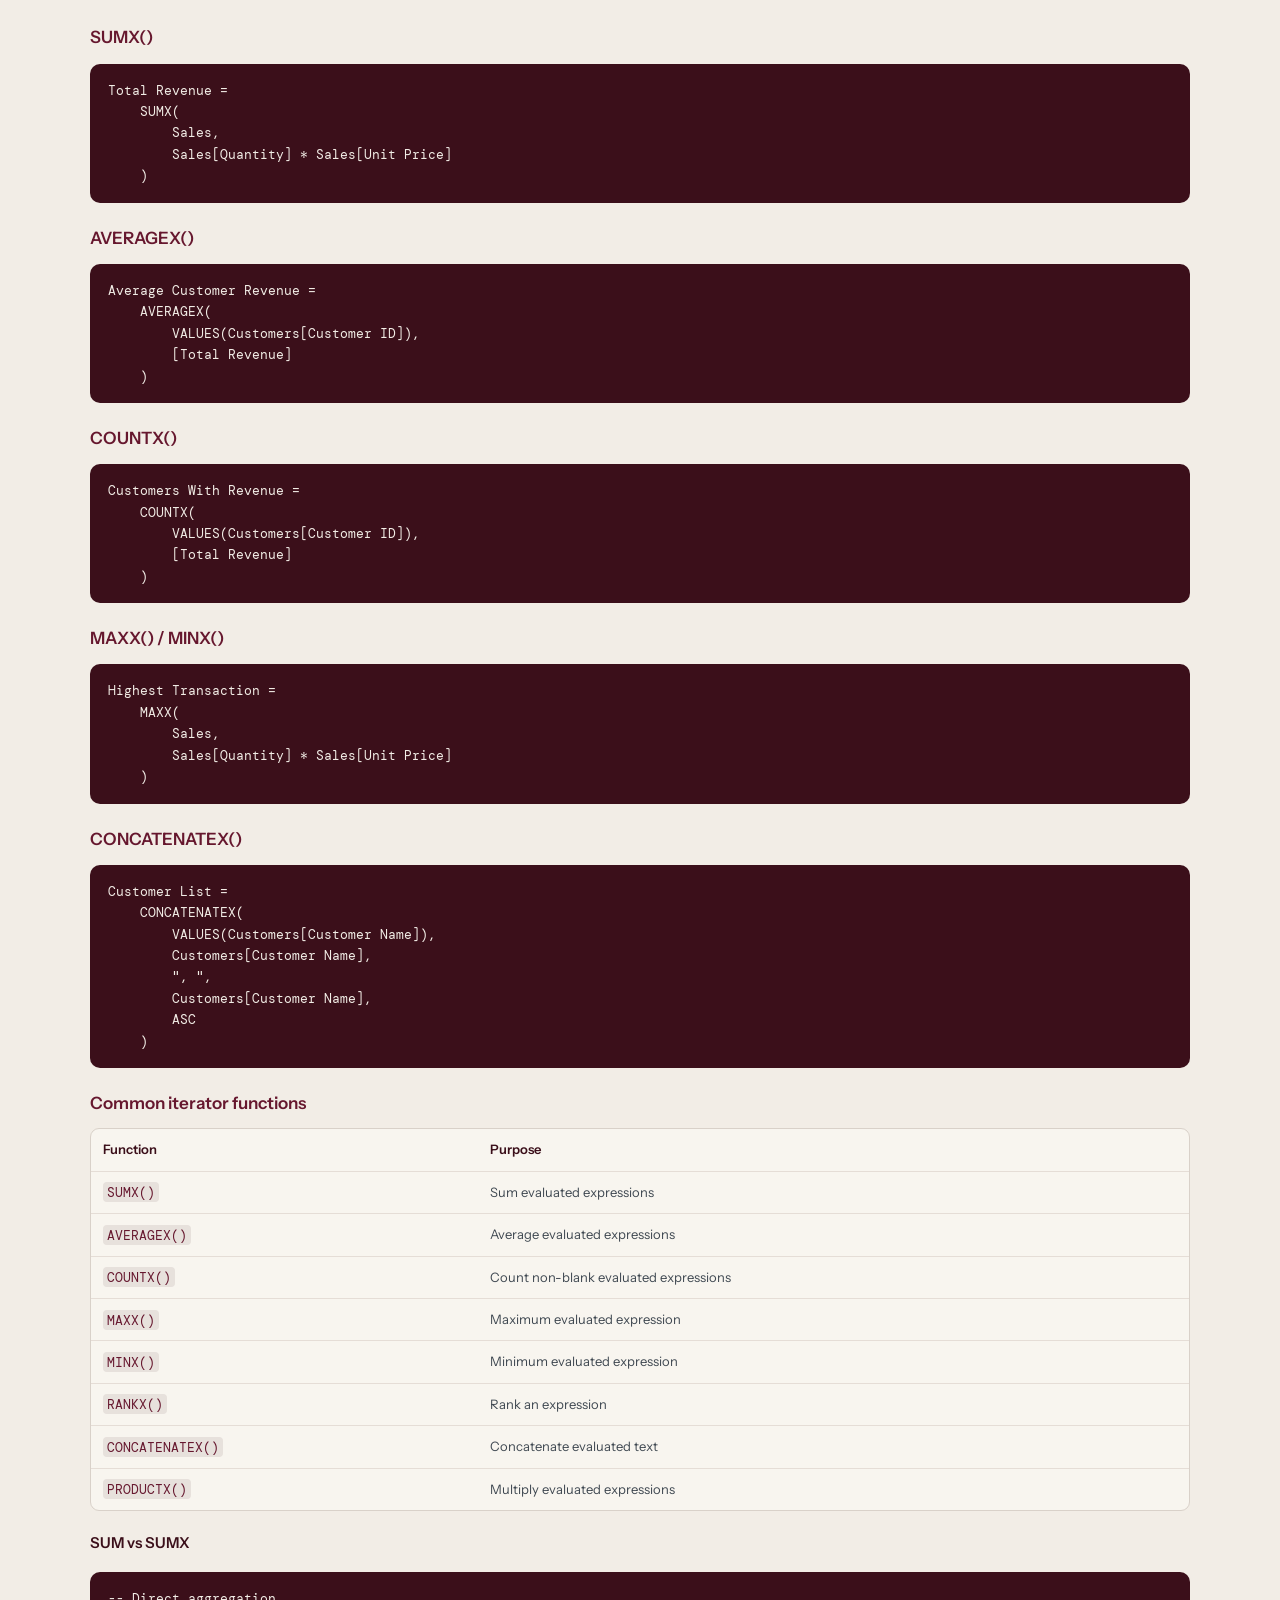
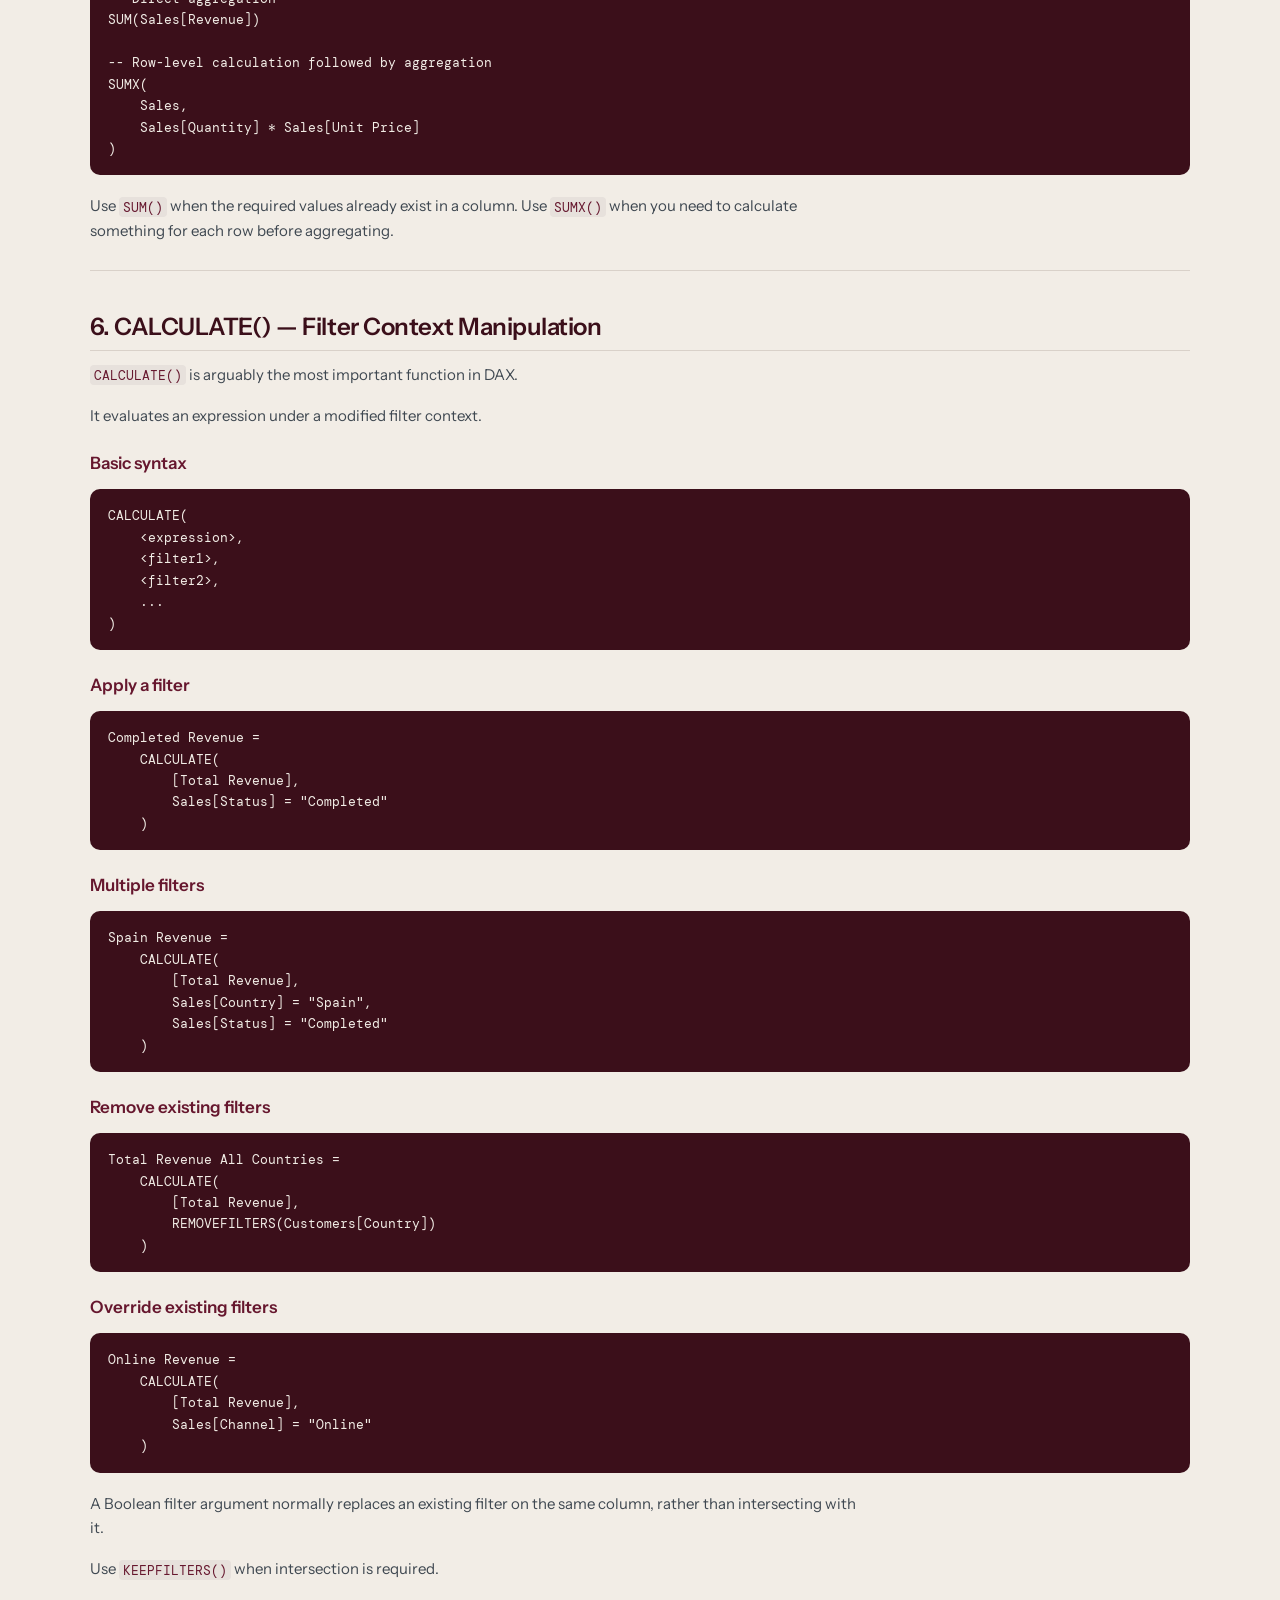
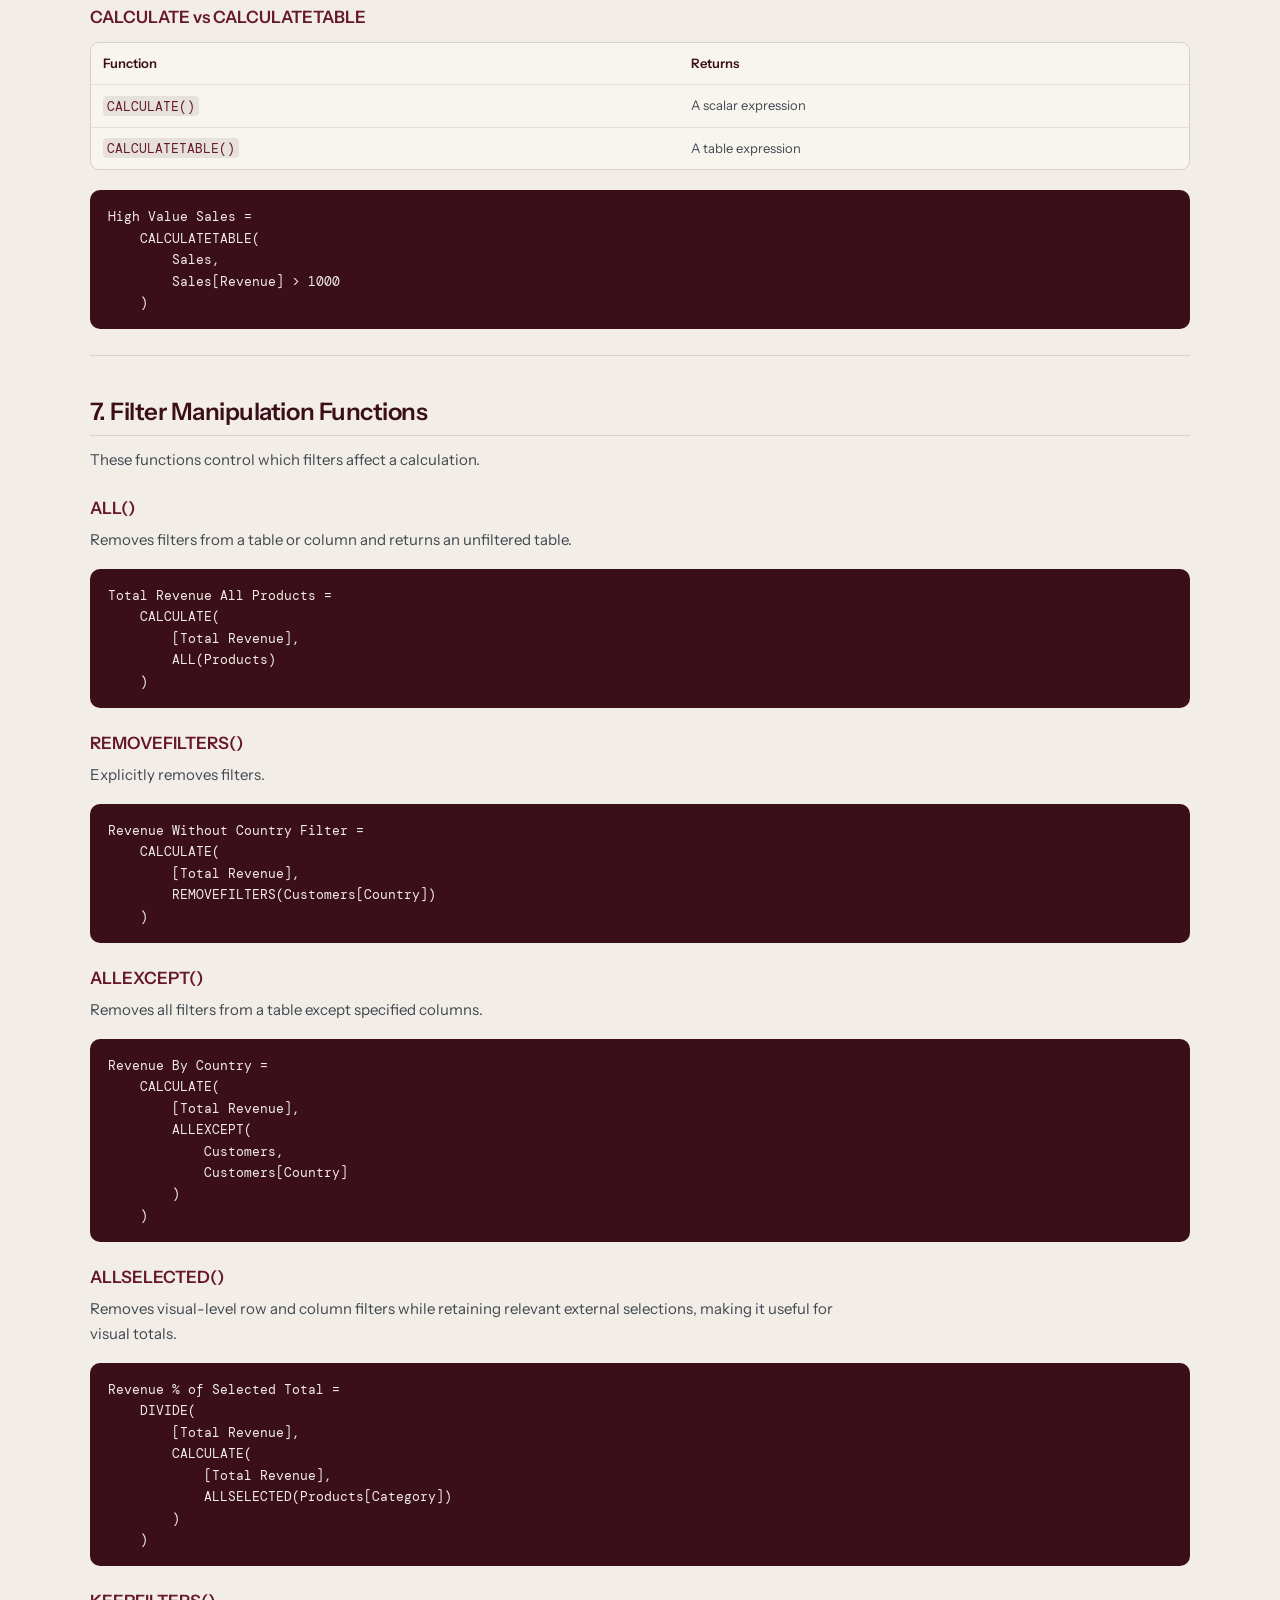
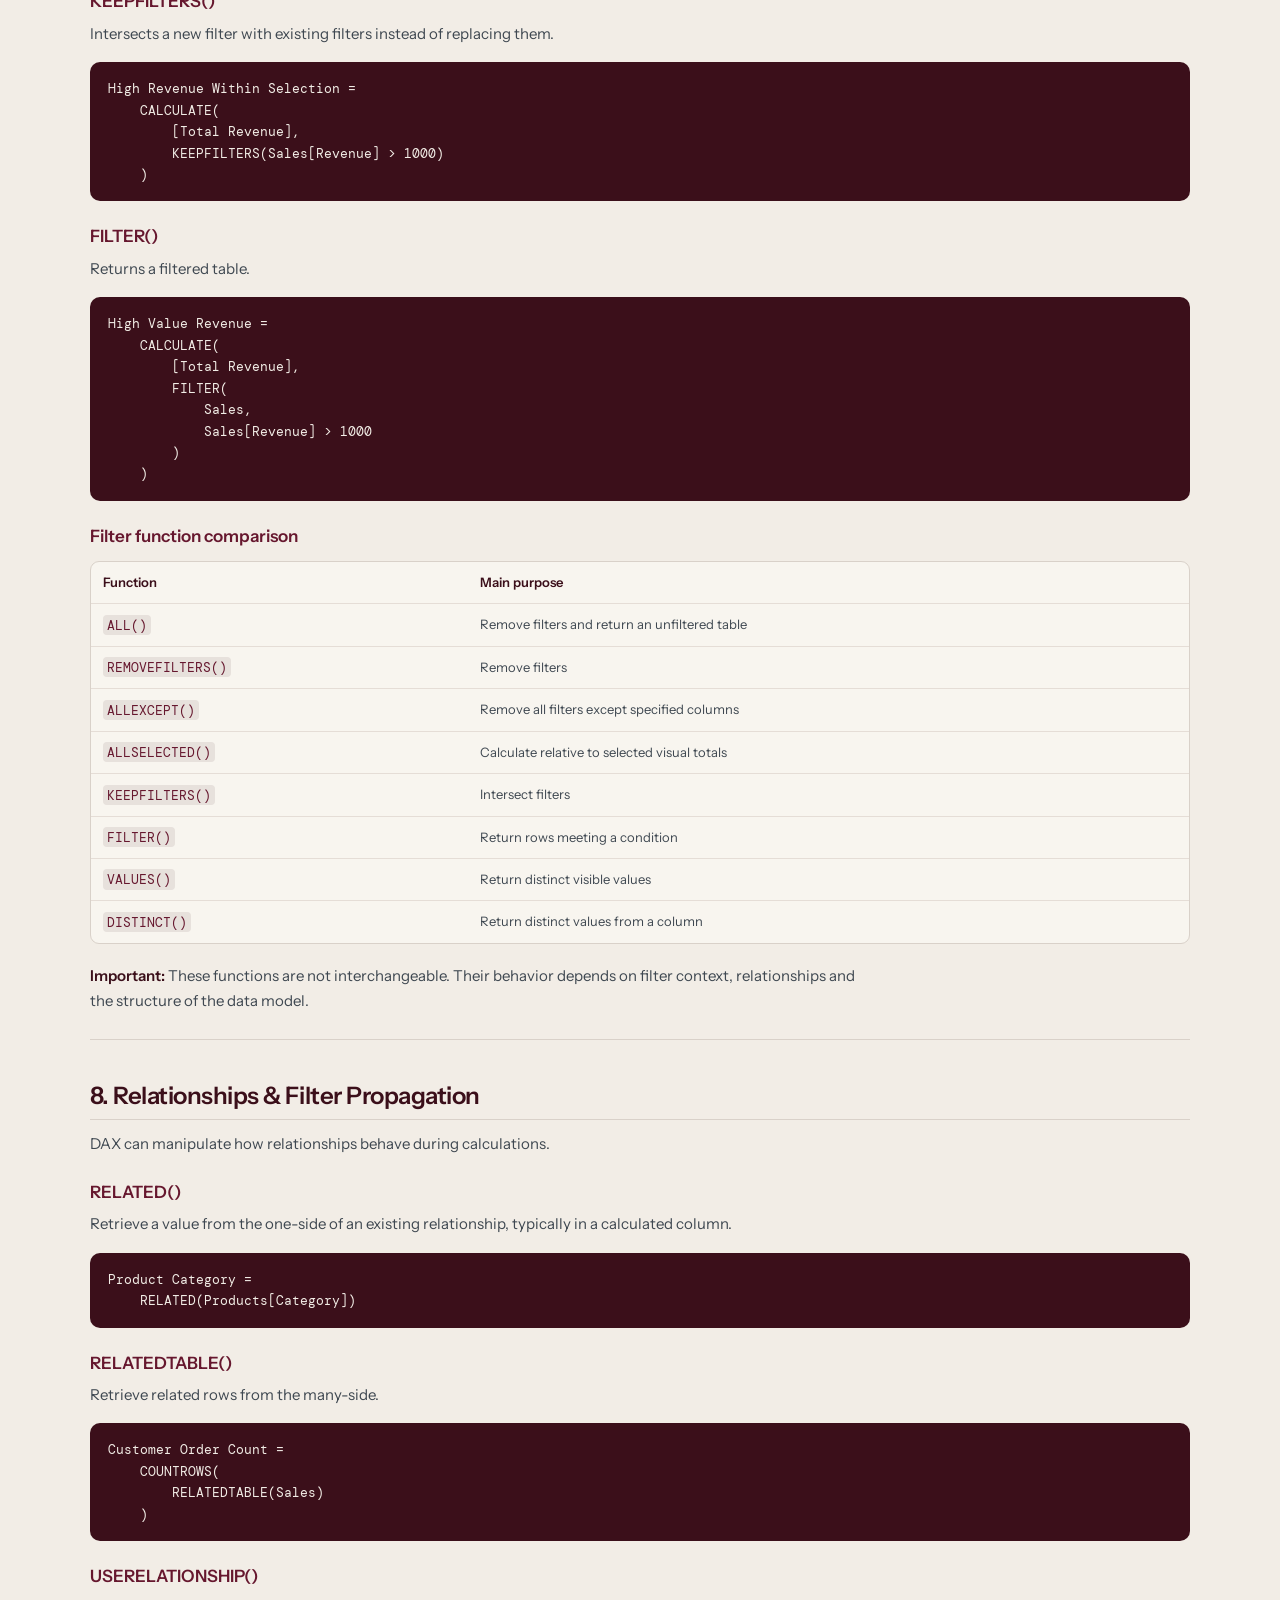
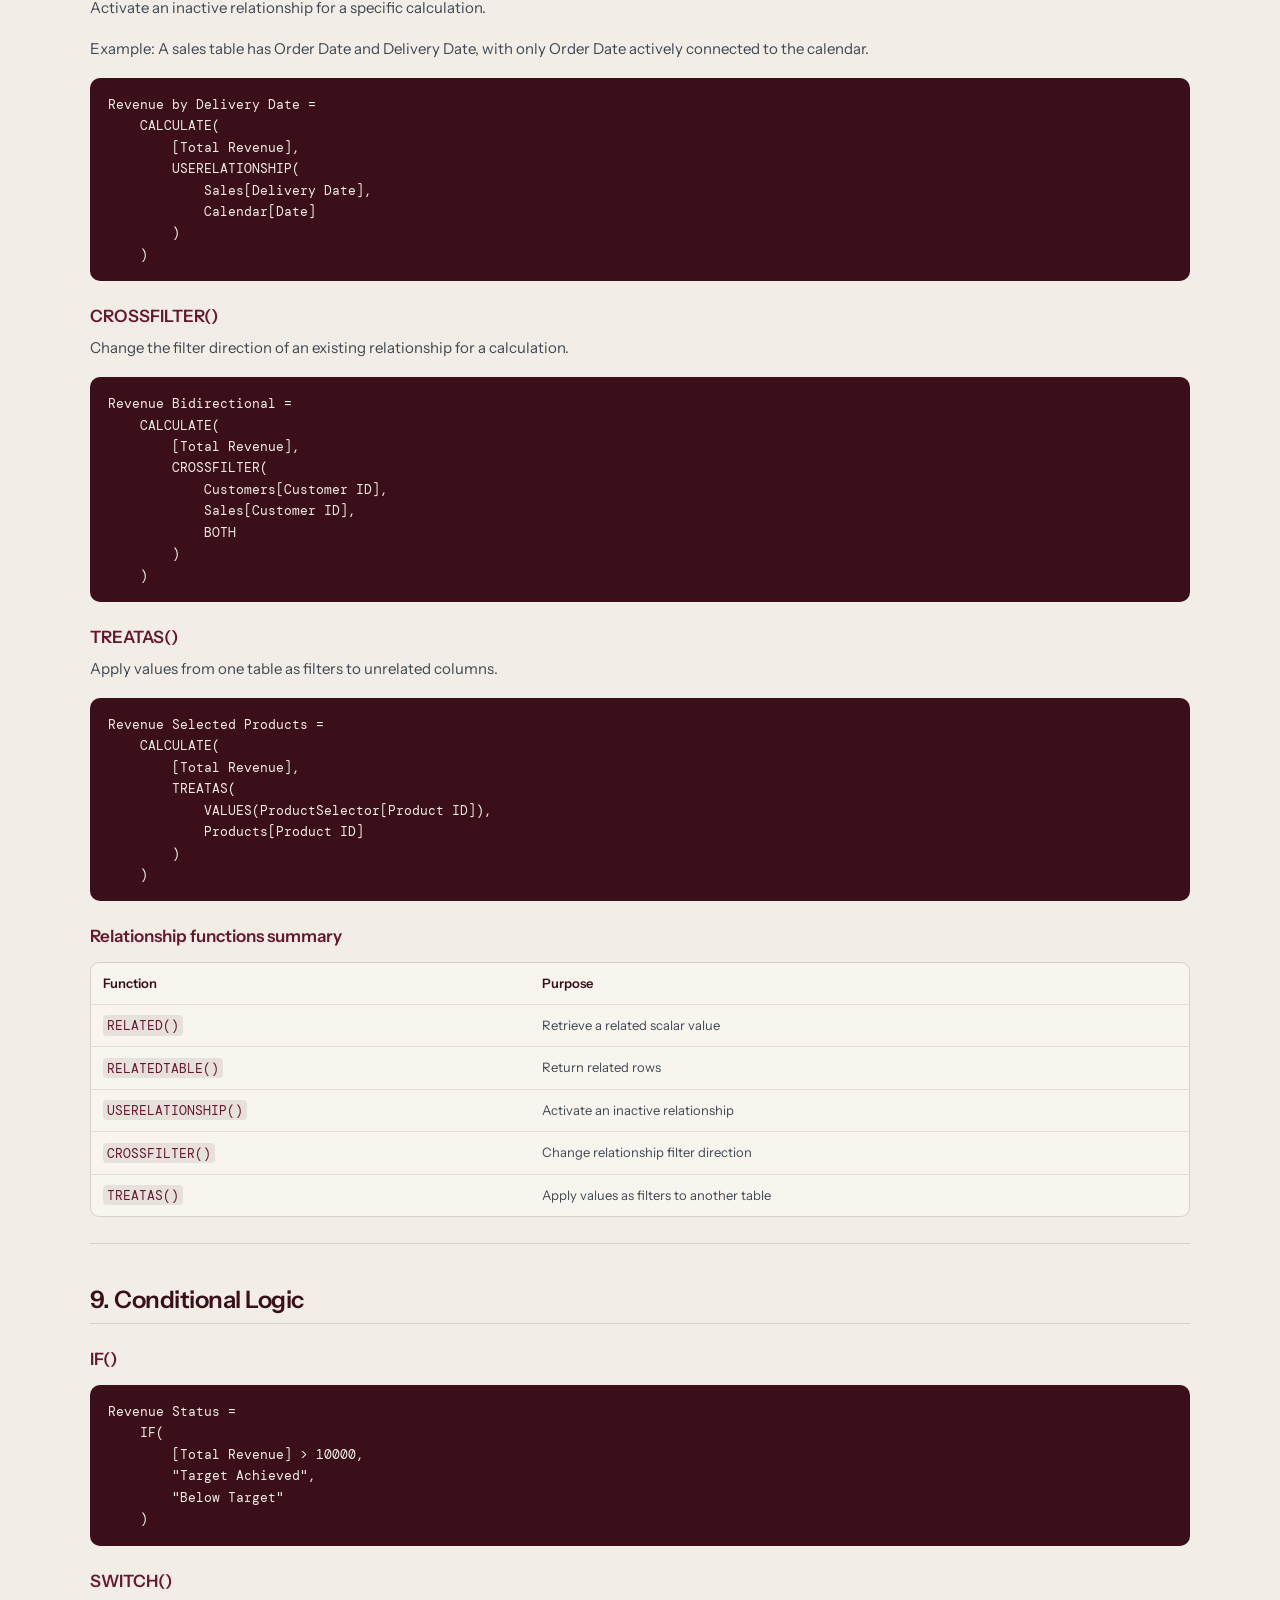
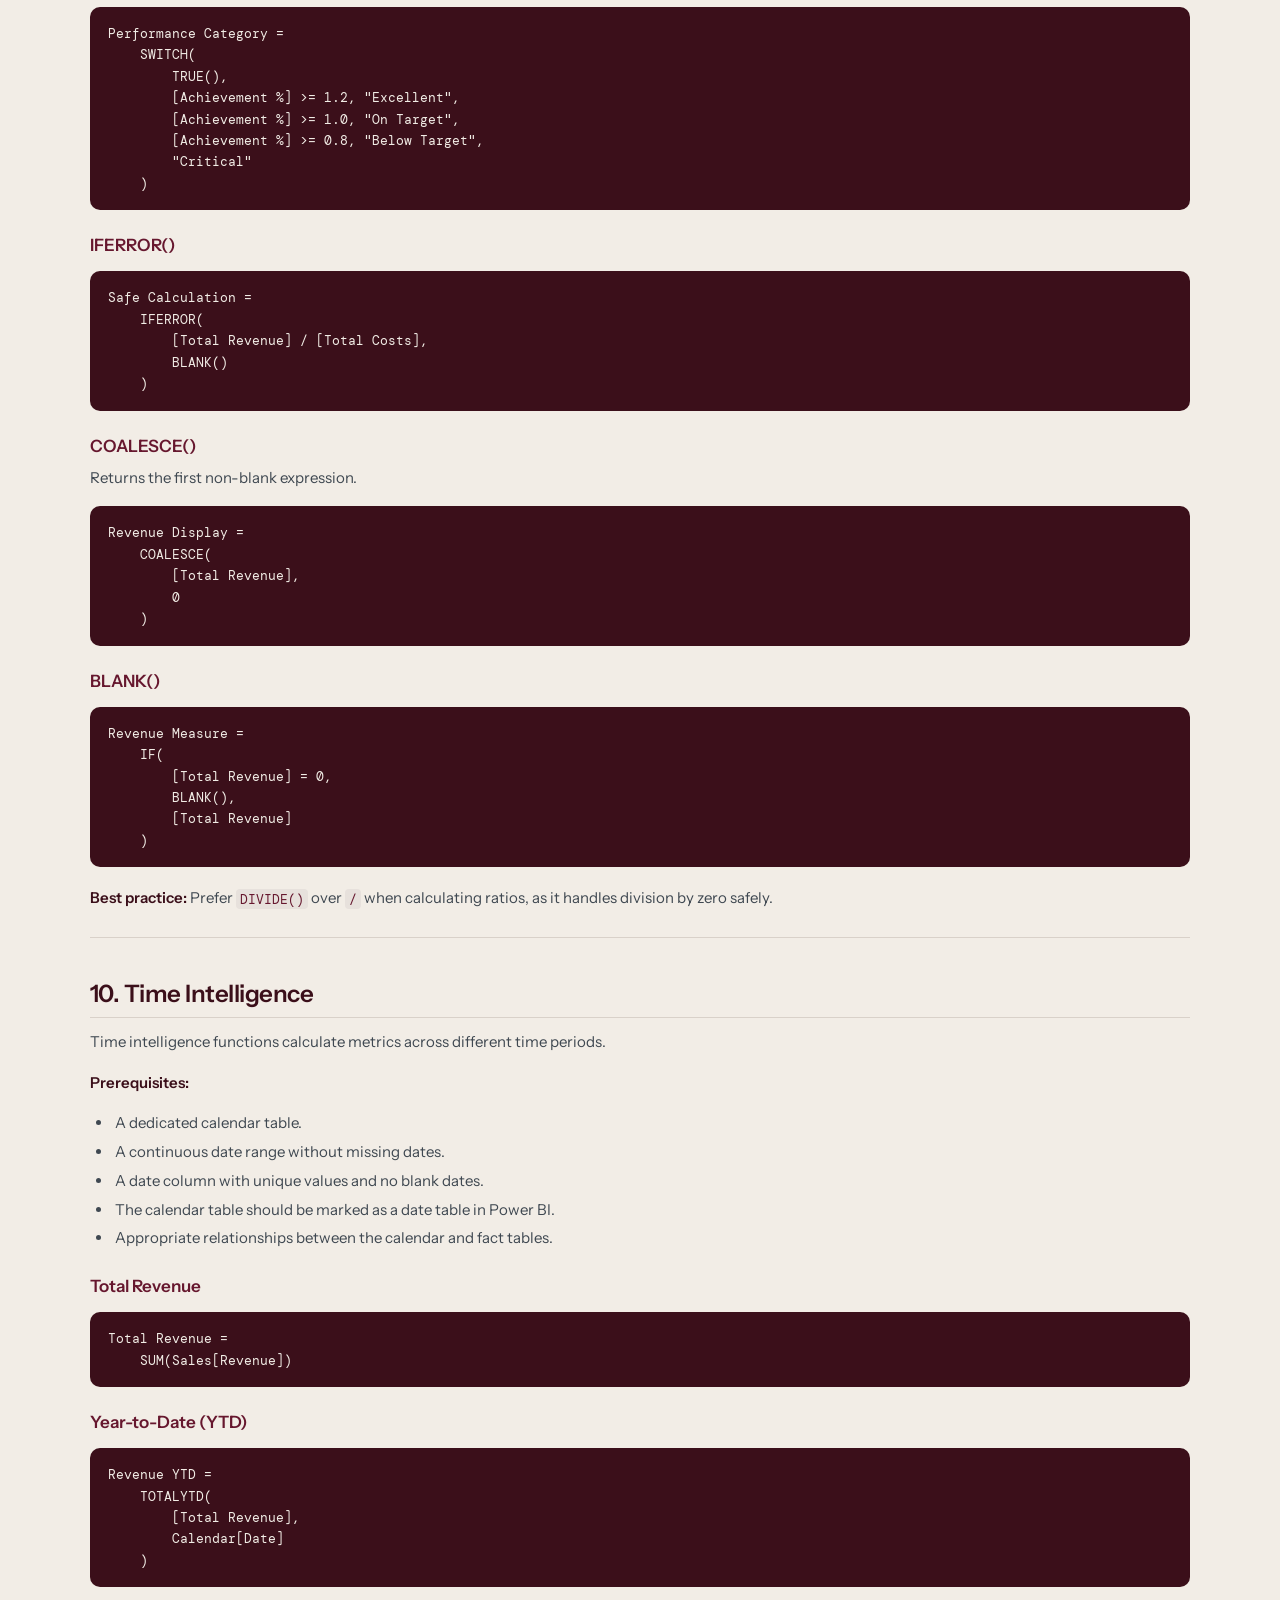
<file: powerbi-dax.html>
<!doctype html>
<html lang="en">
<head>
  <meta charset="utf-8">
  <meta name="viewport" content="width=device-width, initial-scale=1">
  <meta name="theme-color" content="#f2ede6">
  <meta name="description" content="A practical Power BI DAX reference for measures, evaluation context, and analytical calculations.">
  <title>Power BI DAX essentials · Data Knowledge Hub</title>
  <script src="assets/js/theme.js"></script>
  <link rel="stylesheet" href="assets/css/styles.css">
  <script src="assets/js/guide-content.js" defer></script>
</head>
<body class="guide-page">
  <main>
    <header class="guide-hero">
      <a class="guide-back" href="tools.html">← Tools &amp; platforms</a>
      <h1>Power BI DAX essentials<i>.</i></h1>
      <p>Build analytical calculations and measures that respond to your report context.</p>
    </header>
    <div class="guide-content">
      <div class="guide-main">
        <section class="guide-section" id="dax-panel" role="tabpanel" aria-labelledby="dax-heading" tabindex="0">
          <div class="guide-panel-layout">
            <aside class="guide-index" aria-label="Power BI DAX guide index">
              <nav data-guide-index aria-label="DAX topics"><p class="guide-index-loading">Building the index…</p></nav>
            </aside>
            <div class="guide-panel-content">
              <div class="guide-section-heading">
                <h2>DAX for Power BI</h2>
                <p>Learn the core concepts, functions, and patterns behind reliable data models and reports.</p>
              </div>
              <article class="guide-markdown" id="dax-guide-content" data-guide-source="docs/tools/pbi-dax.md" aria-live="polite">
                <p class="guide-loading">Loading the Power BI DAX guide…</p>
              </article>
            </div>
          </div>
        </section>
      </div>
      <footer class="collection-footer guide-footer">
        <a href="tools.html">← Back to tools</a>
        <a href="index.html">Data Knowledge Hub</a>
      </footer>
    </div>
  </main>
</body>
</html>
</file>
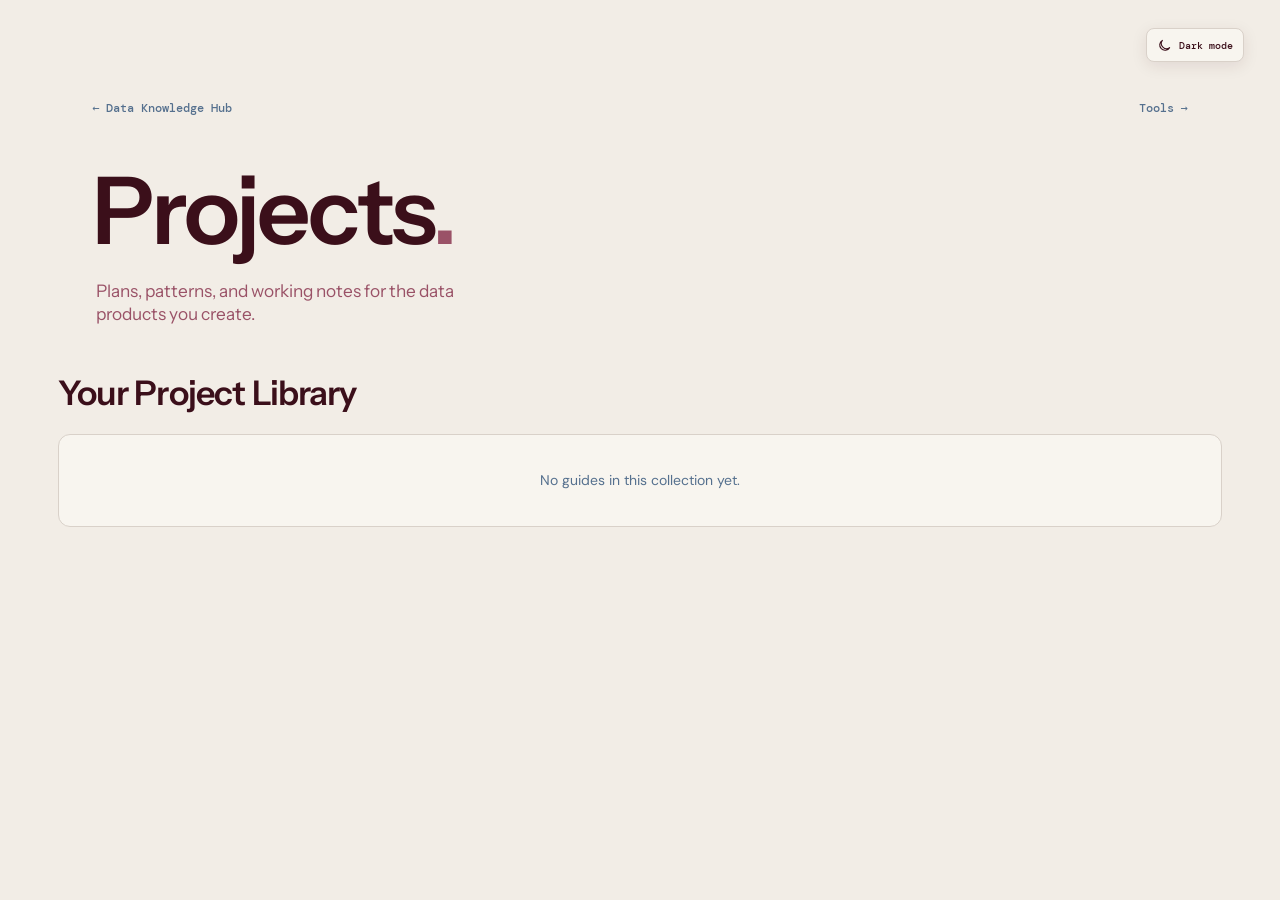
<file: projects.html>
<!doctype html>
<html lang="en">
<head>
  <meta charset="utf-8">
  <meta name="viewport" content="width=device-width, initial-scale=1">
  <meta name="theme-color" content="#f2ede6">
  <meta name="description" content="Project notes, data workflows and build guides in the Data Knowledge Hub.">
  <title>Projects · Data Knowledge Hub</title>
  <script src="assets/js/theme.js"></script>
  <link rel="stylesheet" href="assets/css/styles.css">
  <script src="assets/js/collections.js" defer></script>
</head>
<body data-collection="projects">
  <main class="collection-page">
    <header class="collection-hero projects-hero">
      <div class="collection-intro">
        <nav class="collection-switcher" aria-label="Collection navigation">
          <a href="index.html">← Data Knowledge Hub</a>
          <a href="tools.html">Tools →</a>
        </nav>
        <h1>Projects<i>.</i></h1>
        <p>Plans, patterns, and working notes for the data products you create.</p>
      </div>
    </header>
    <div class="collection-content">
      <section class="collection-controls" aria-labelledby="collection-heading">
        <h2 id="collection-heading">Your Project Library</h2>
        <div class="collection-filters" id="collection-filters" role="group" aria-label="Filter projects"></div>
      </section>
      <section class="collection-grid" id="collection-grid" aria-label="Project guides" aria-live="polite"></section>
    </div>
  </main>
</body>
</html>
</file>
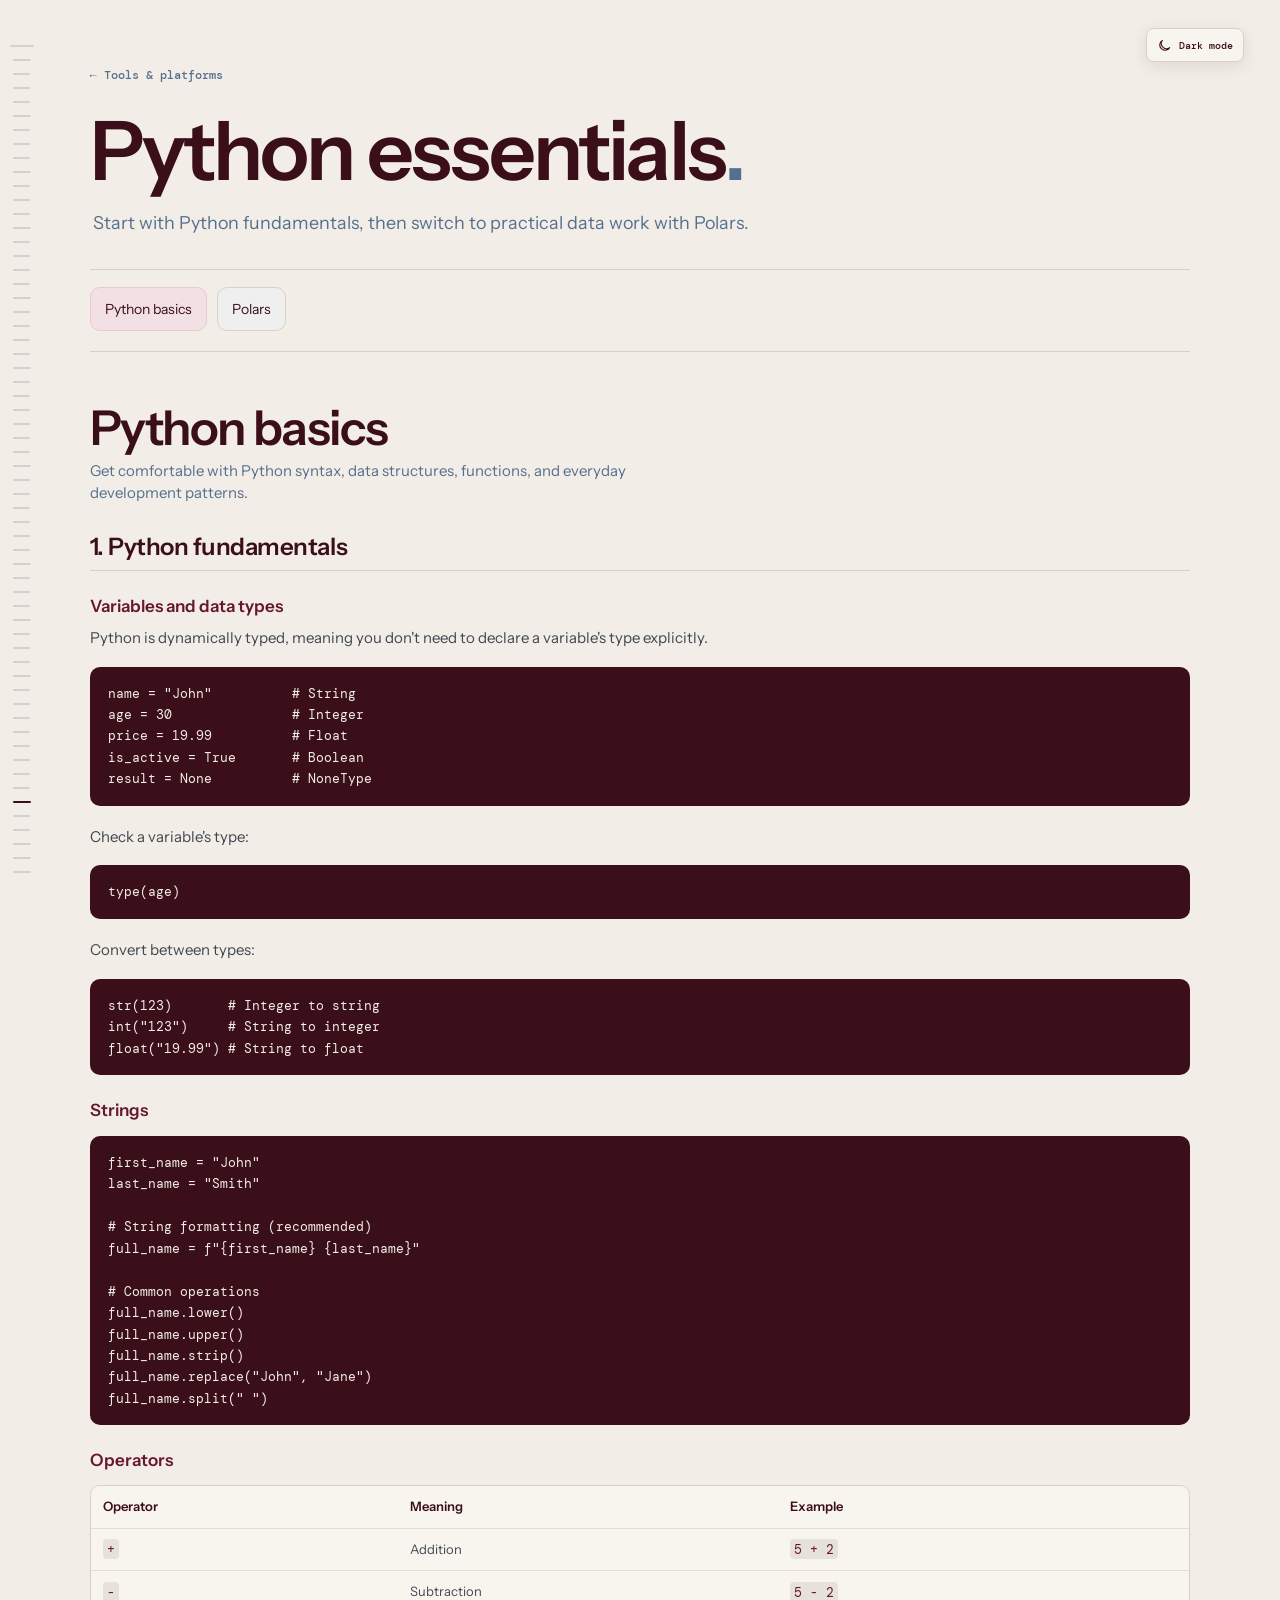
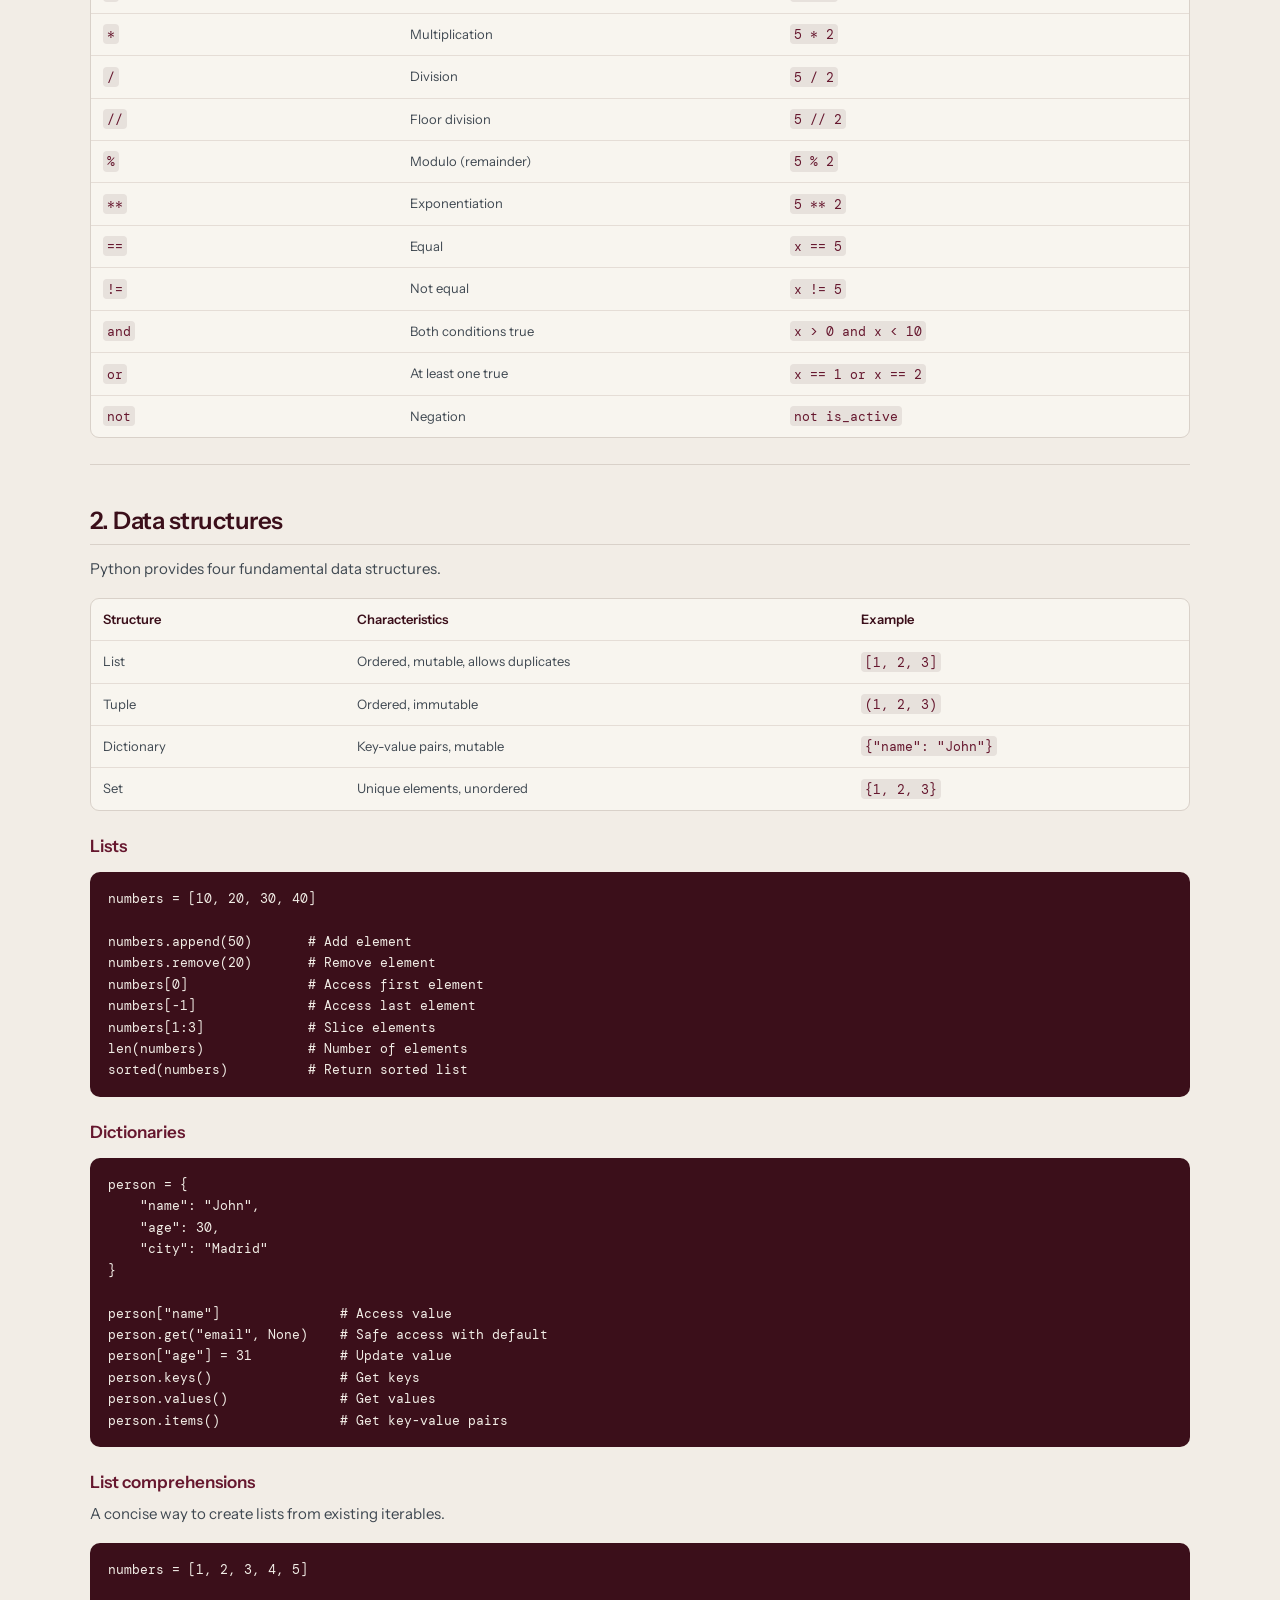
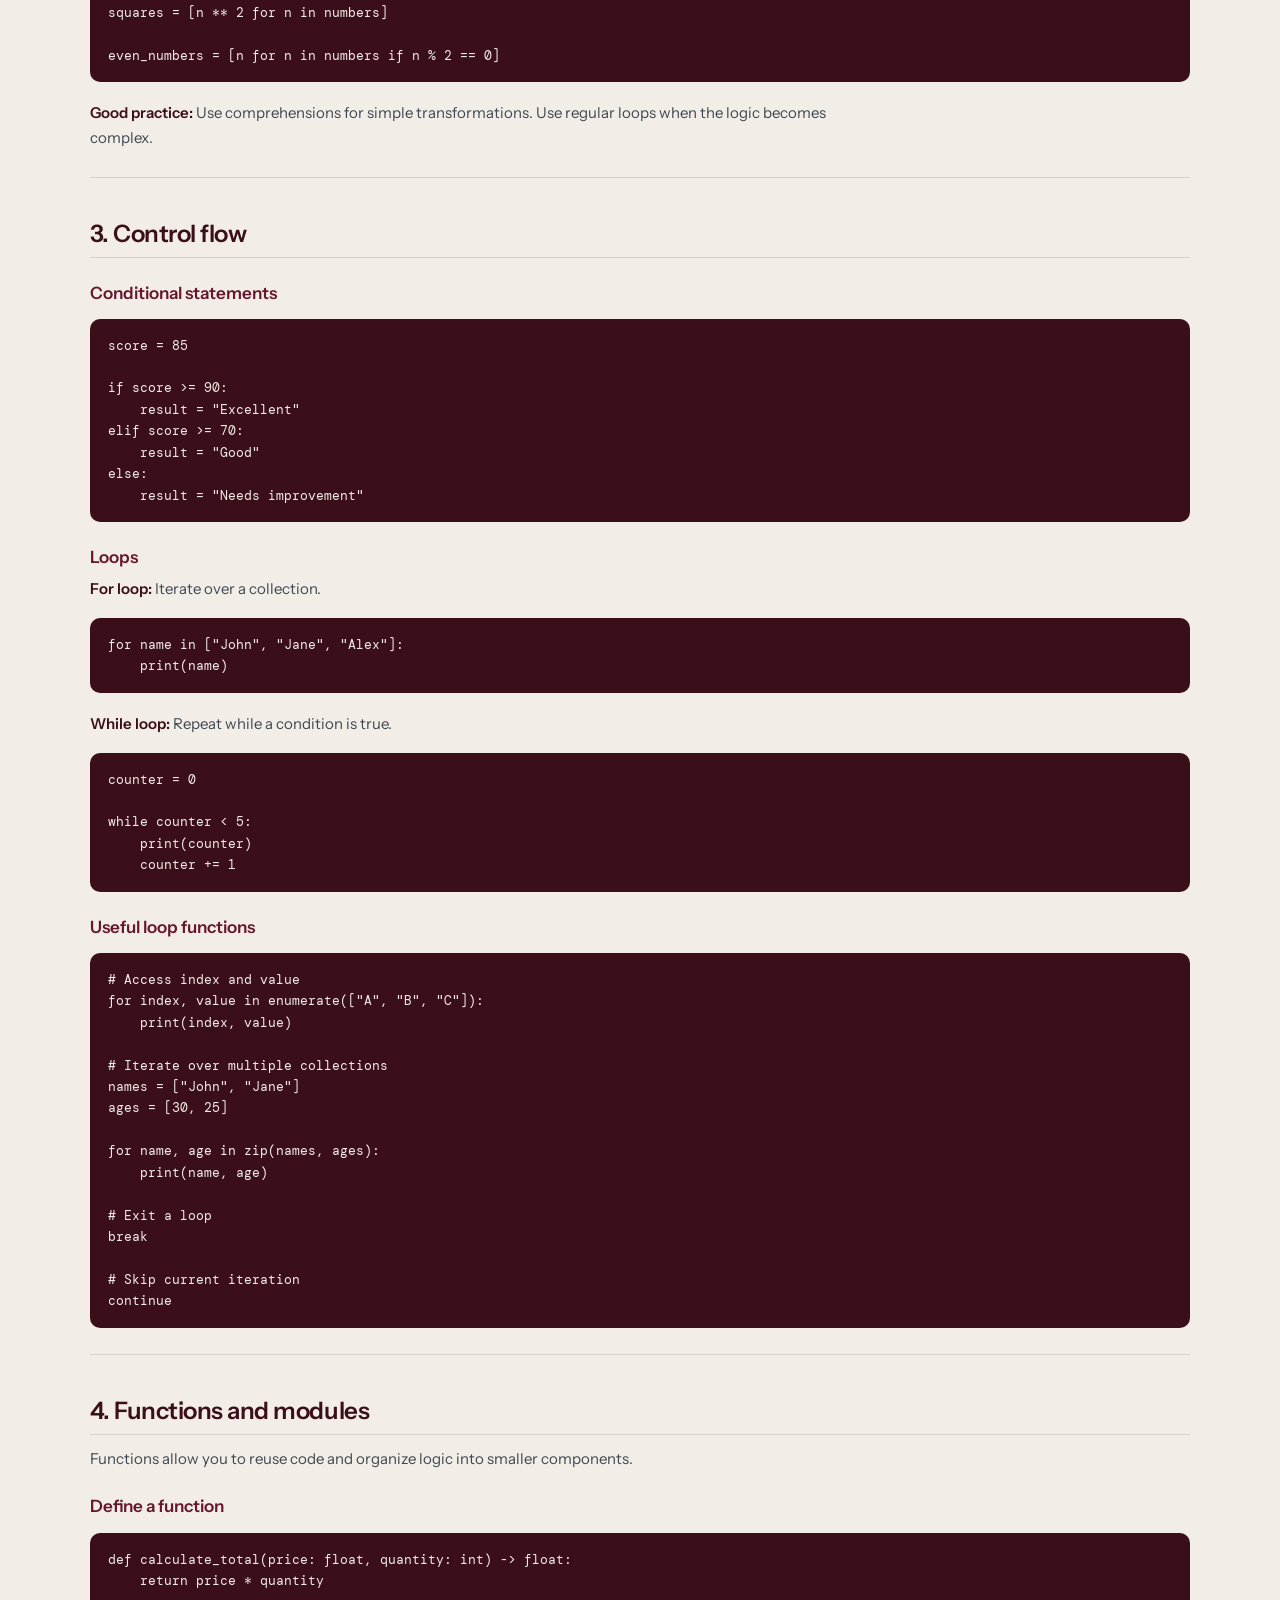
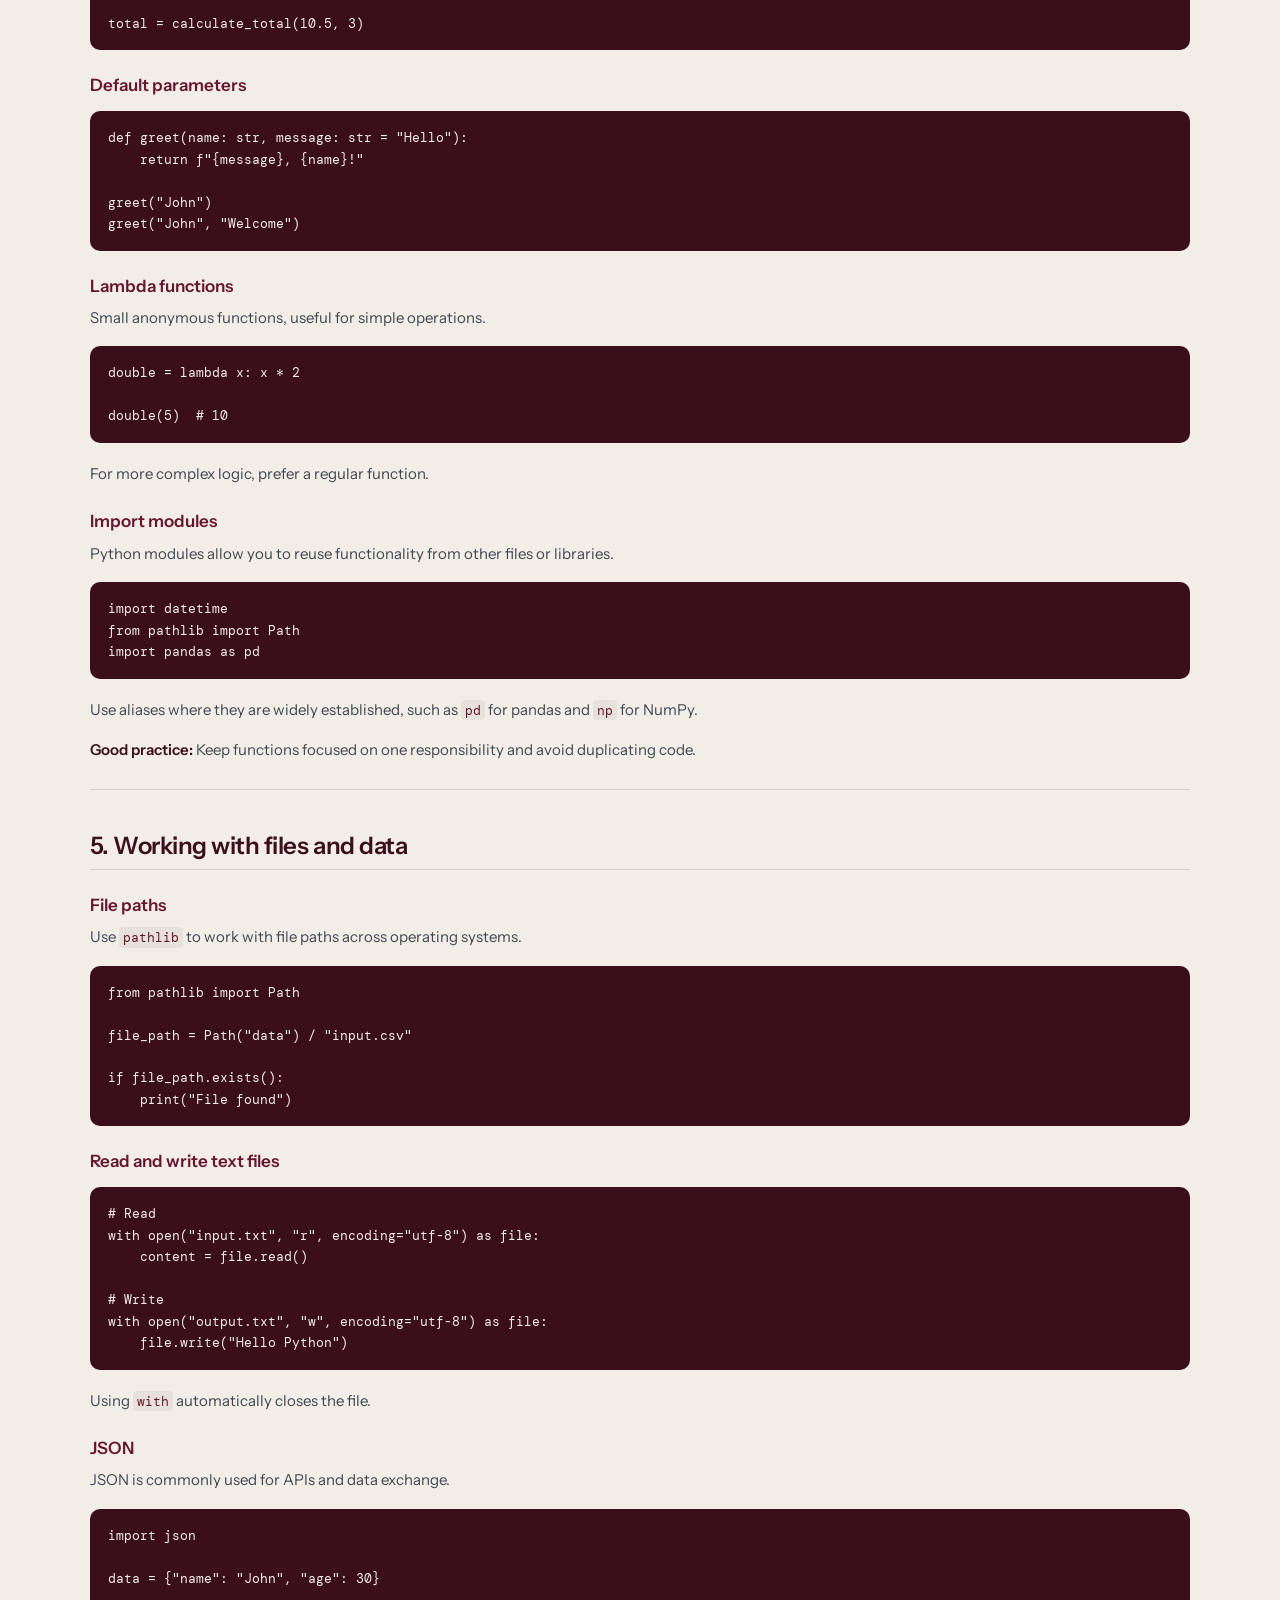
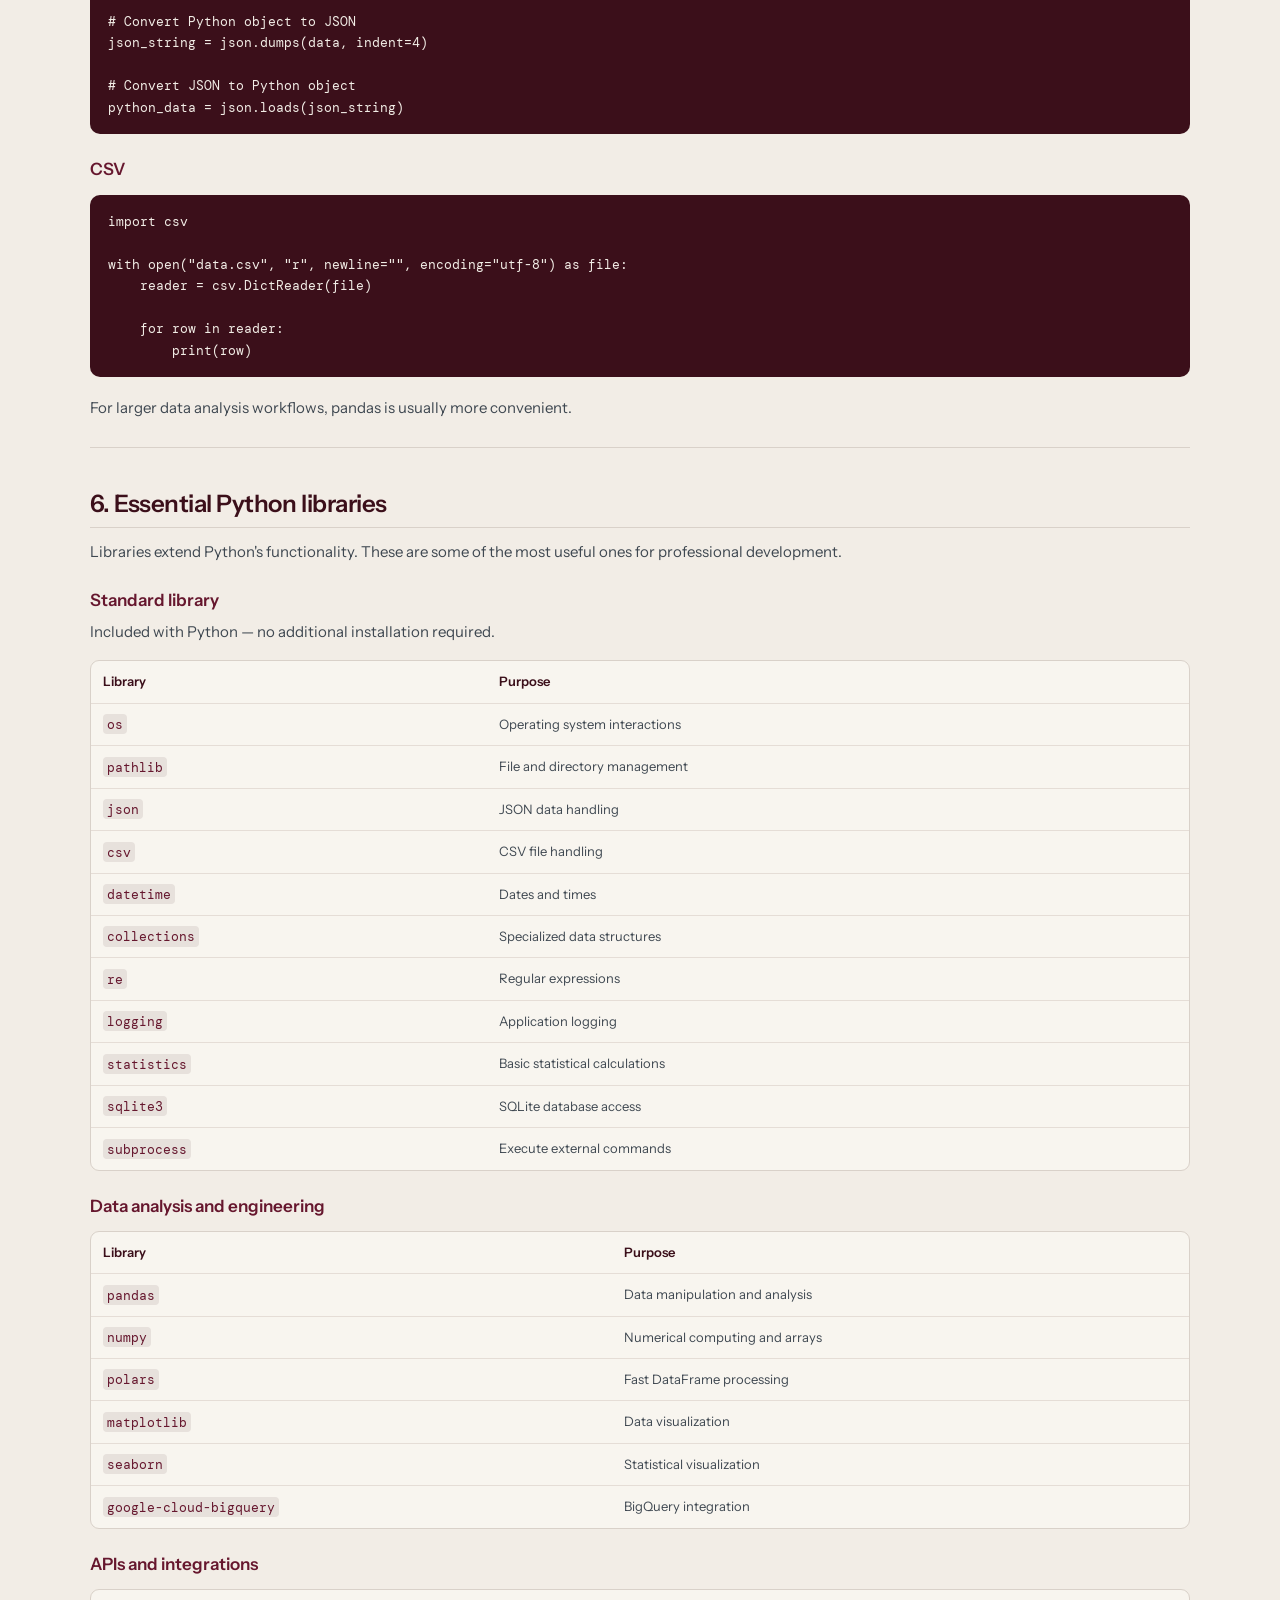
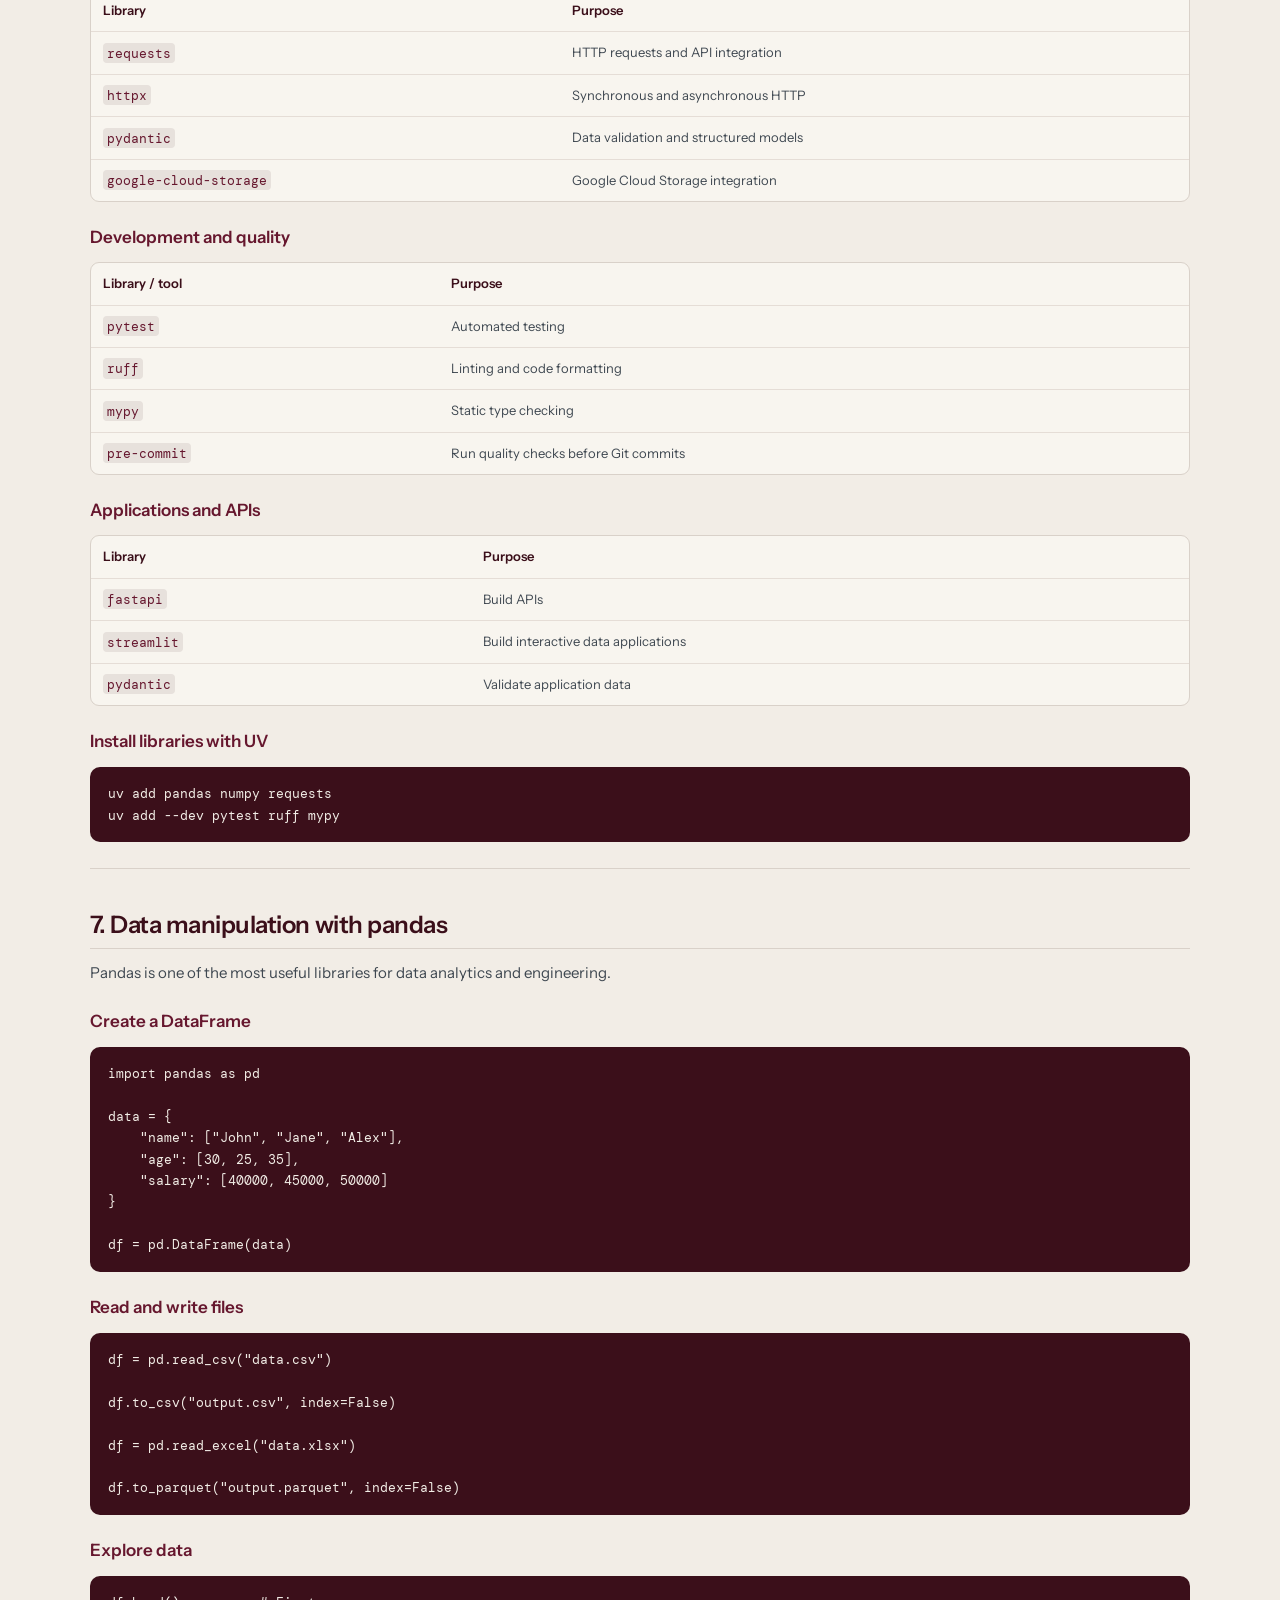
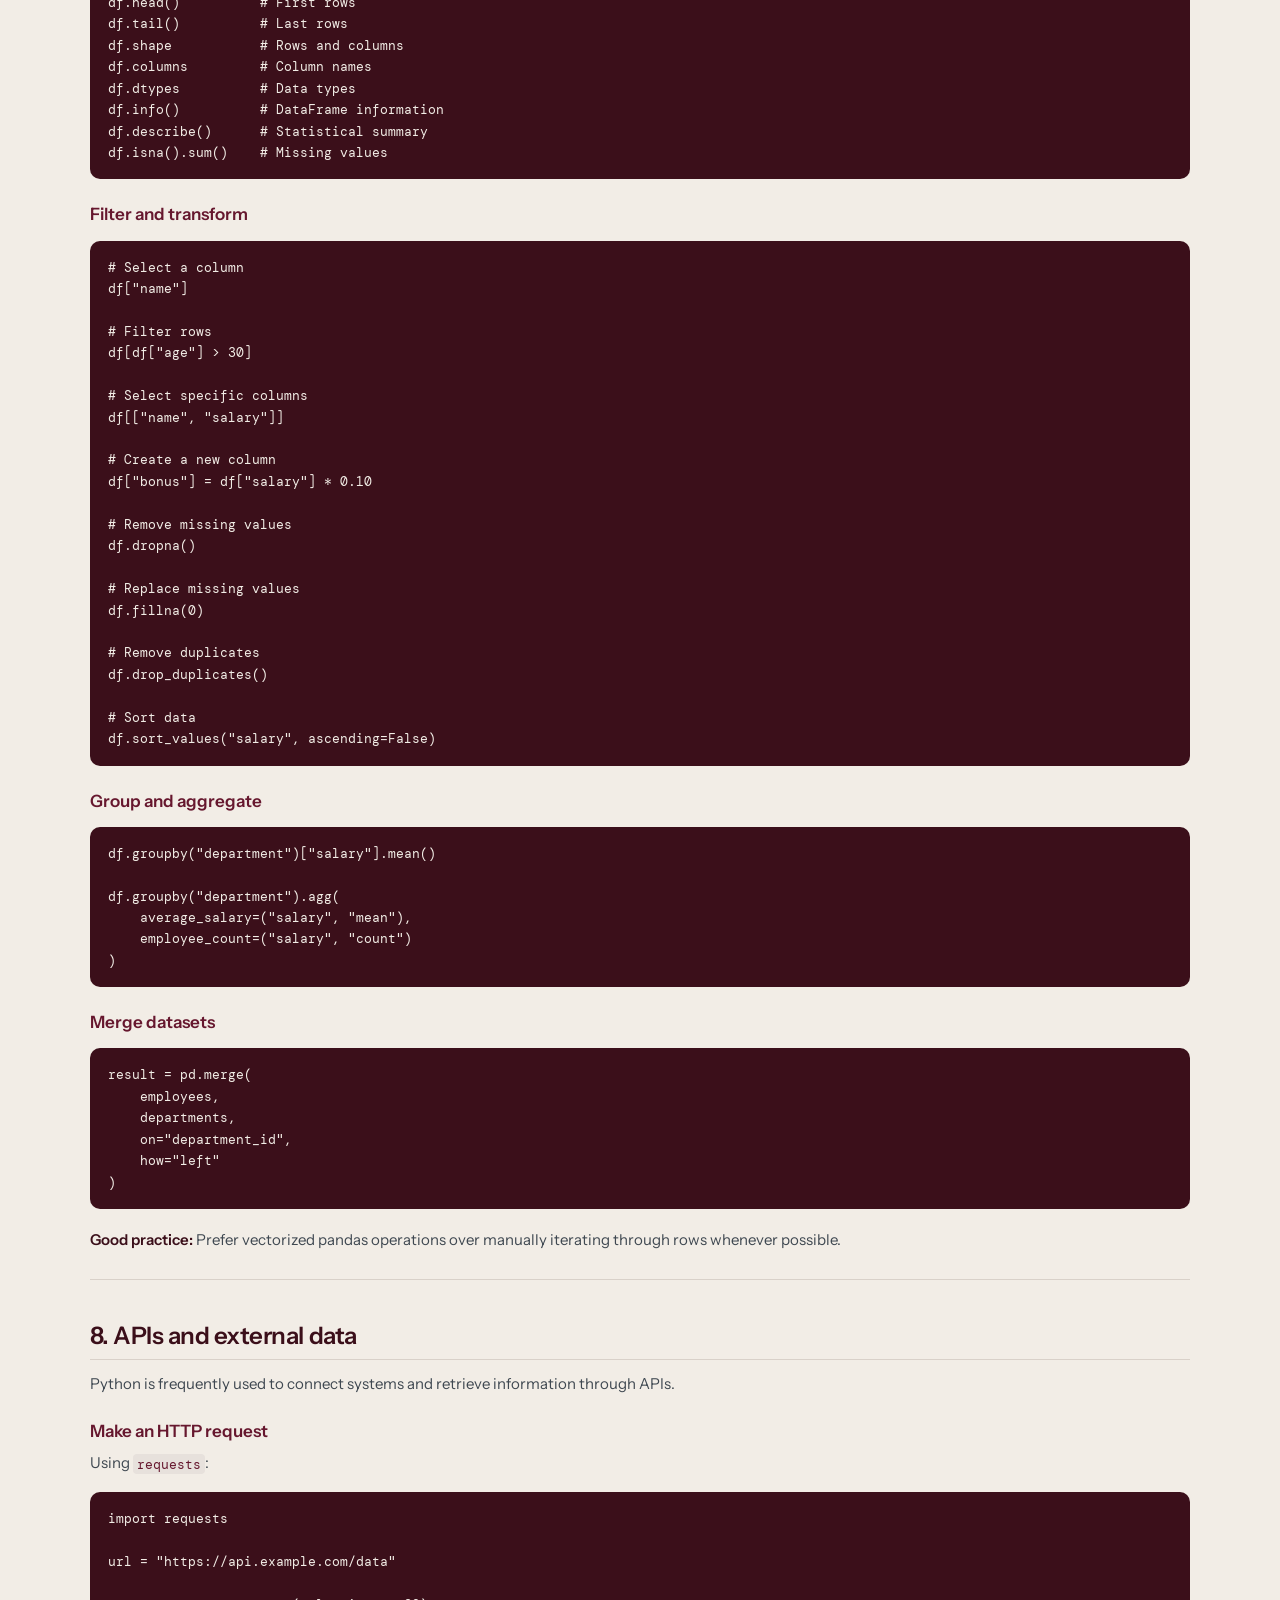
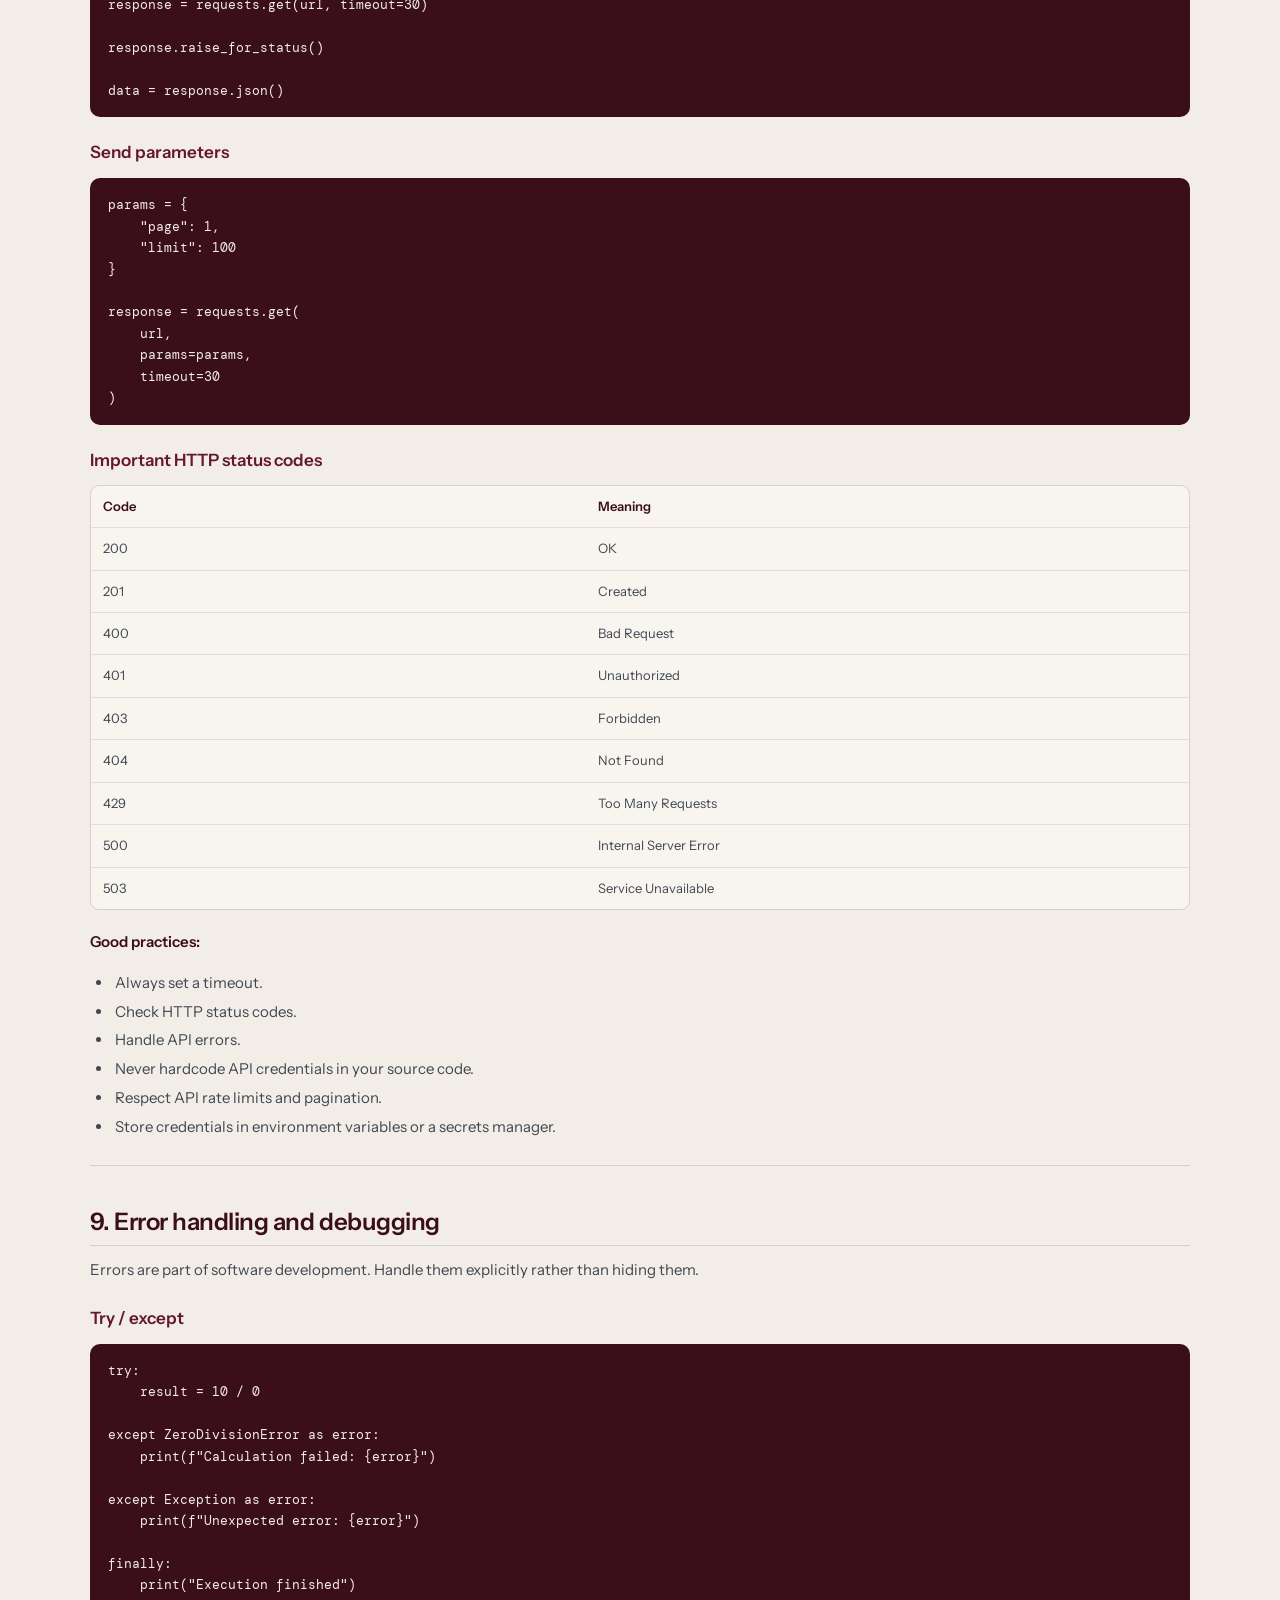
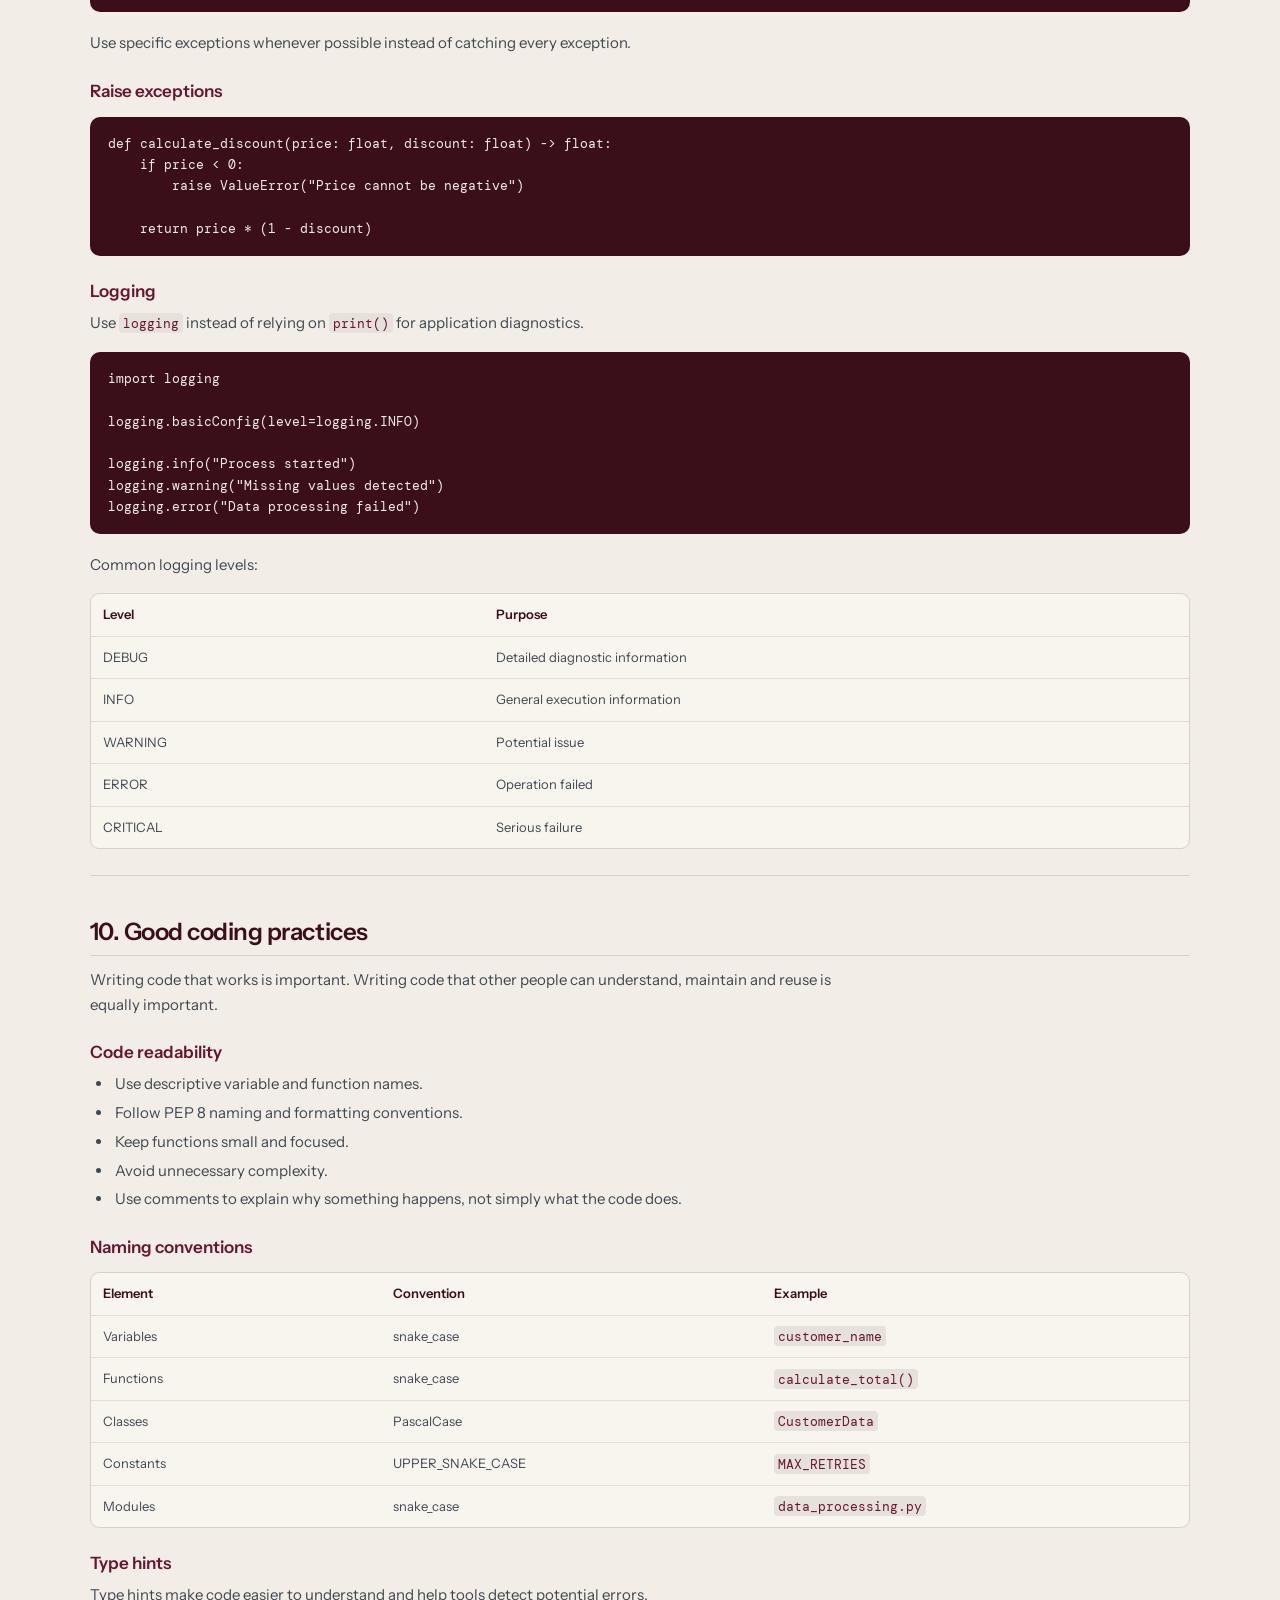
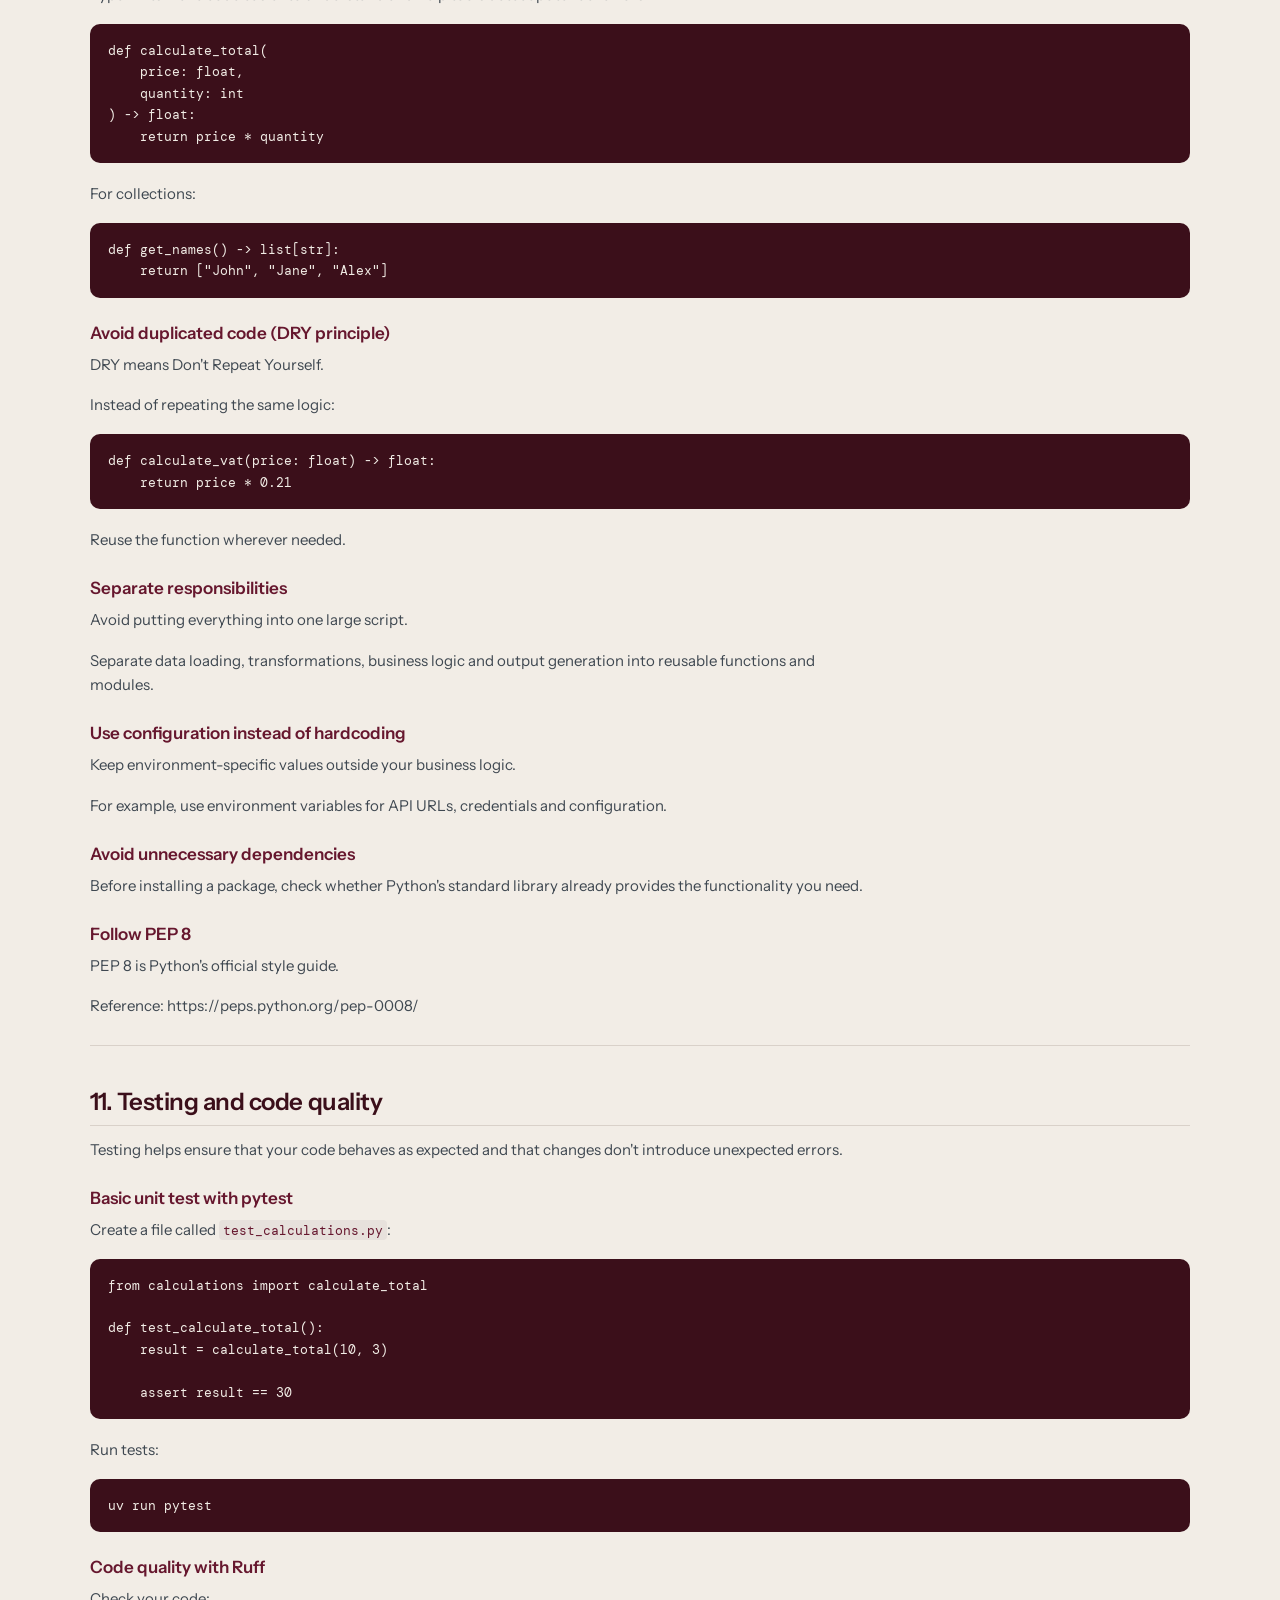
<file: python-essentials.html>
<!doctype html>
<html lang="en">
<head>
  <meta charset="utf-8">
  <meta name="viewport" content="width=device-width, initial-scale=1">
  <meta name="theme-color" content="#f2ede6">
  <meta name="description" content="Python fundamentals and Polars data workflows in one practical guide.">
  <title>Python essentials · Data Knowledge Hub</title>
  <script src="assets/js/theme.js"></script>
  <link rel="stylesheet" href="assets/css/styles.css">
  <script src="assets/js/guide-content.js" defer></script>
</head>
<body class="guide-page">
  <main>
    <header class="guide-hero">
      <a class="guide-back" href="tools.html">← Tools &amp; platforms</a>
      <h1>Python essentials<i>.</i></h1>
      <p>Start with Python fundamentals, then switch to practical data work with Polars.</p>
    </header>
    <div class="guide-content">
      <div class="guide-main">
        <nav class="guide-tabs" aria-label="Python guide sections" role="tablist">
          <button class="guide-tab guide-tab-active" id="python-basics-tab" type="button" role="tab" aria-selected="true" aria-controls="python-basics-panel" tabindex="0">Python basics</button>
          <button class="guide-tab" id="python-polars-tab" type="button" role="tab" aria-selected="false" aria-controls="python-polars-panel" tabindex="-1">Polars</button>
        </nav>
        <section class="guide-section" id="python-basics-panel" role="tabpanel" aria-labelledby="python-basics-tab" tabindex="0">
          <div class="guide-panel-layout">
            <aside class="guide-index" aria-label="Python basics index">
              <nav data-guide-index aria-label="Python basics topics"><p class="guide-index-loading">Building the index…</p></nav>
            </aside>
            <div class="guide-panel-content">
              <div class="guide-section-heading">
                <h2 id="python-basics-heading">Python basics</h2>
                <p>Get comfortable with Python syntax, data structures, functions, and everyday development patterns.</p>
              </div>
              <article class="guide-markdown" id="python-basics-content" data-guide-source="docs/tools/pyhton-basics.md" aria-live="polite">
                <p class="guide-loading">Loading Python basics…</p>
              </article>
            </div>
          </div>
        </section>
        <section class="guide-section" id="python-polars-panel" role="tabpanel" aria-labelledby="python-polars-tab" tabindex="0" hidden>
          <div class="guide-panel-layout">
            <aside class="guide-index" aria-label="Polars index">
              <nav data-guide-index aria-label="Polars topics"><p class="guide-index-loading">Building the index…</p></nav>
            </aside>
            <div class="guide-panel-content">
              <div class="guide-section-heading">
                <h2>Polars for data work</h2>
                <p>Explore DataFrames, expressions, and efficient workflows for transforming analytical data.</p>
              </div>
              <article class="guide-markdown" id="python-polars-content" data-guide-source="docs/tools/python-polars.md" aria-live="polite">
                <p class="guide-loading">Loading the Polars guide…</p>
              </article>
            </div>
          </div>
        </section>
      </div>
      <footer class="collection-footer guide-footer">
        <a href="tools.html">← Back to tools</a>
        <a href="index.html">Data Knowledge Hub</a>
      </footer>
    </div>
  </main>
</body>
</html>
</file>
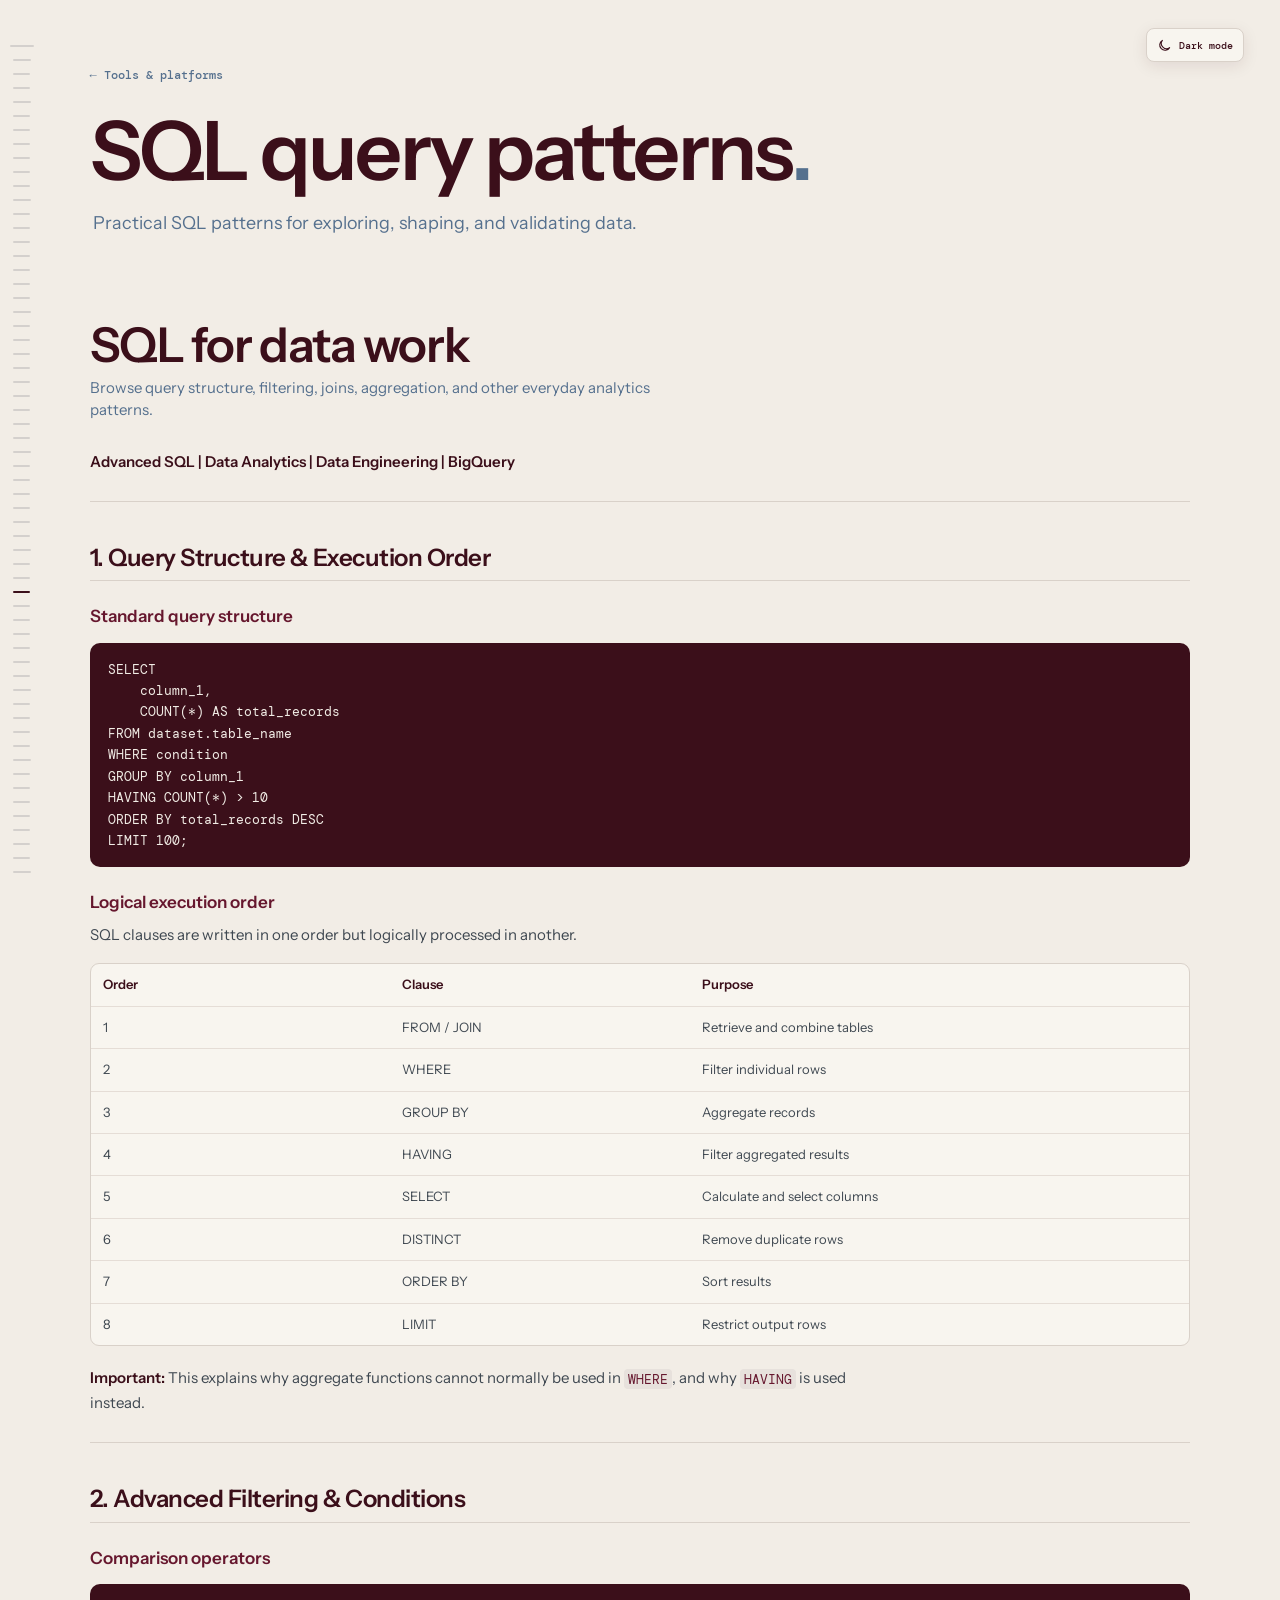
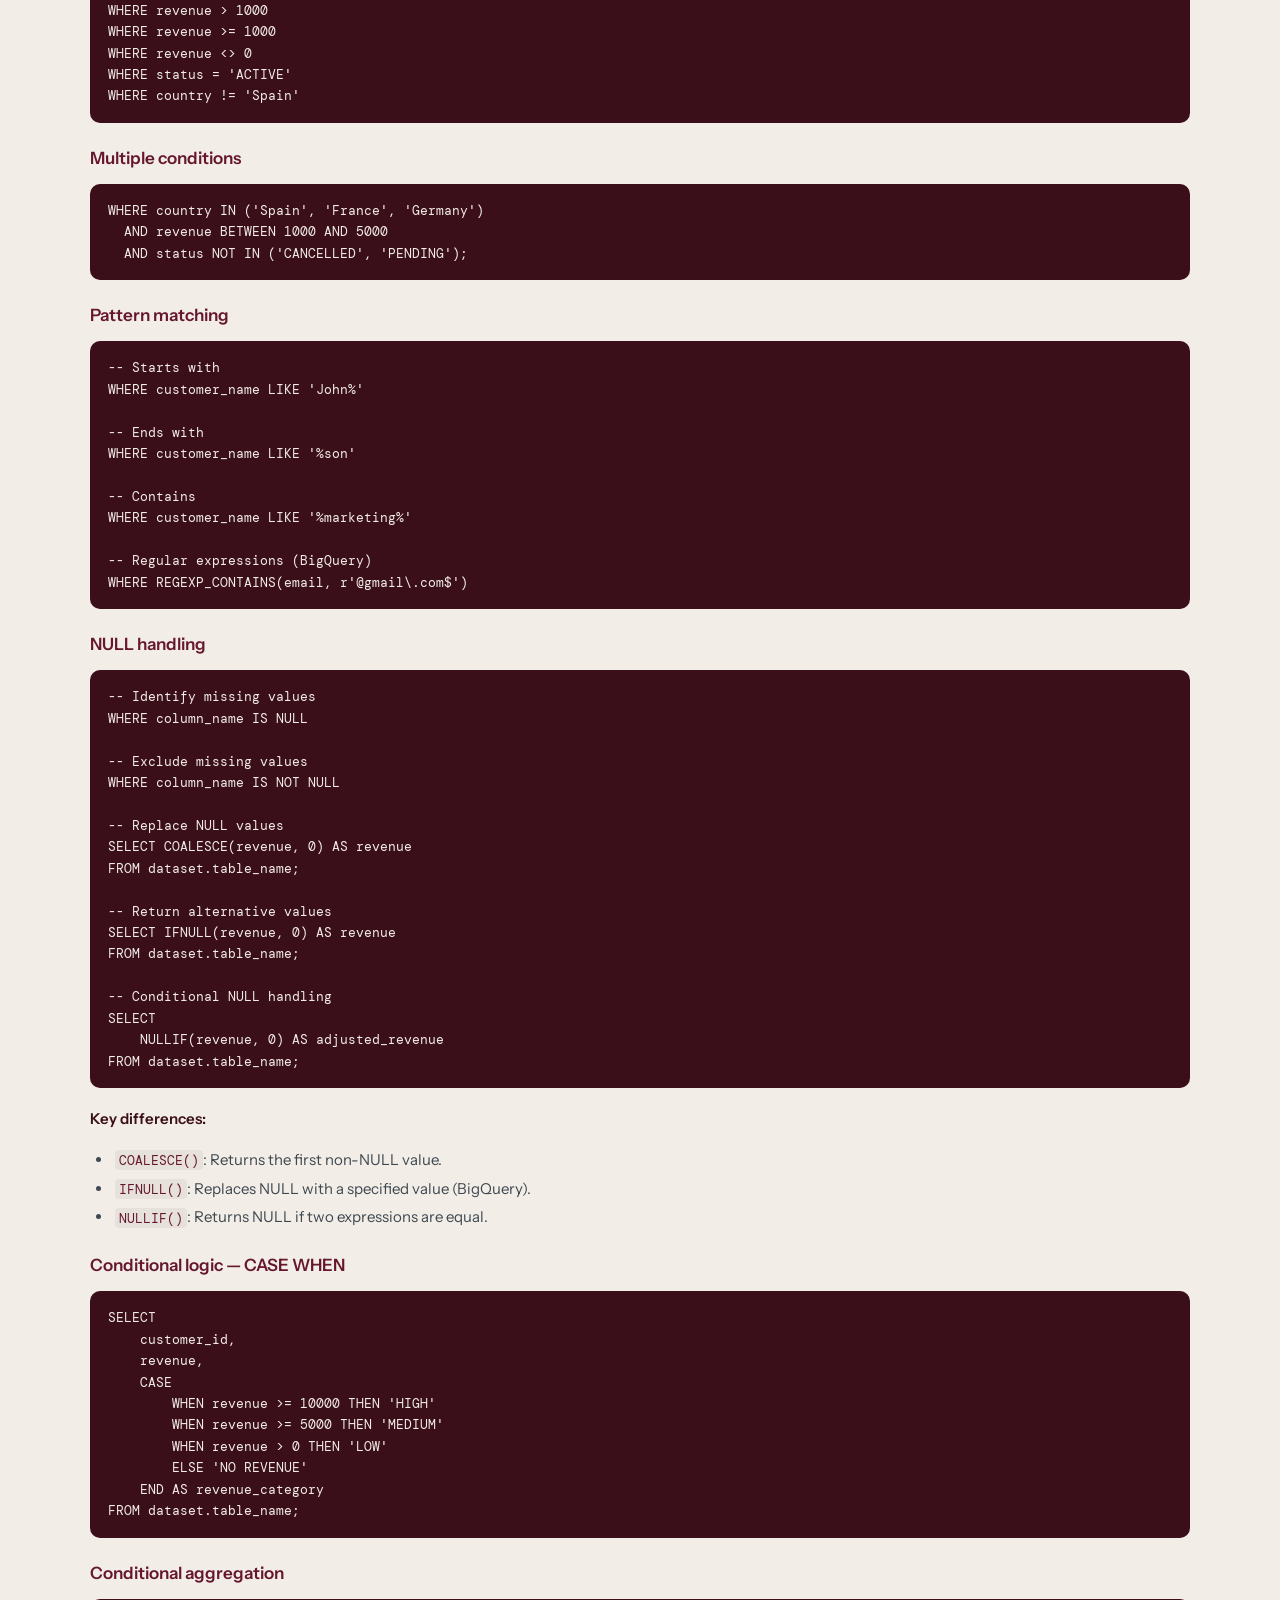
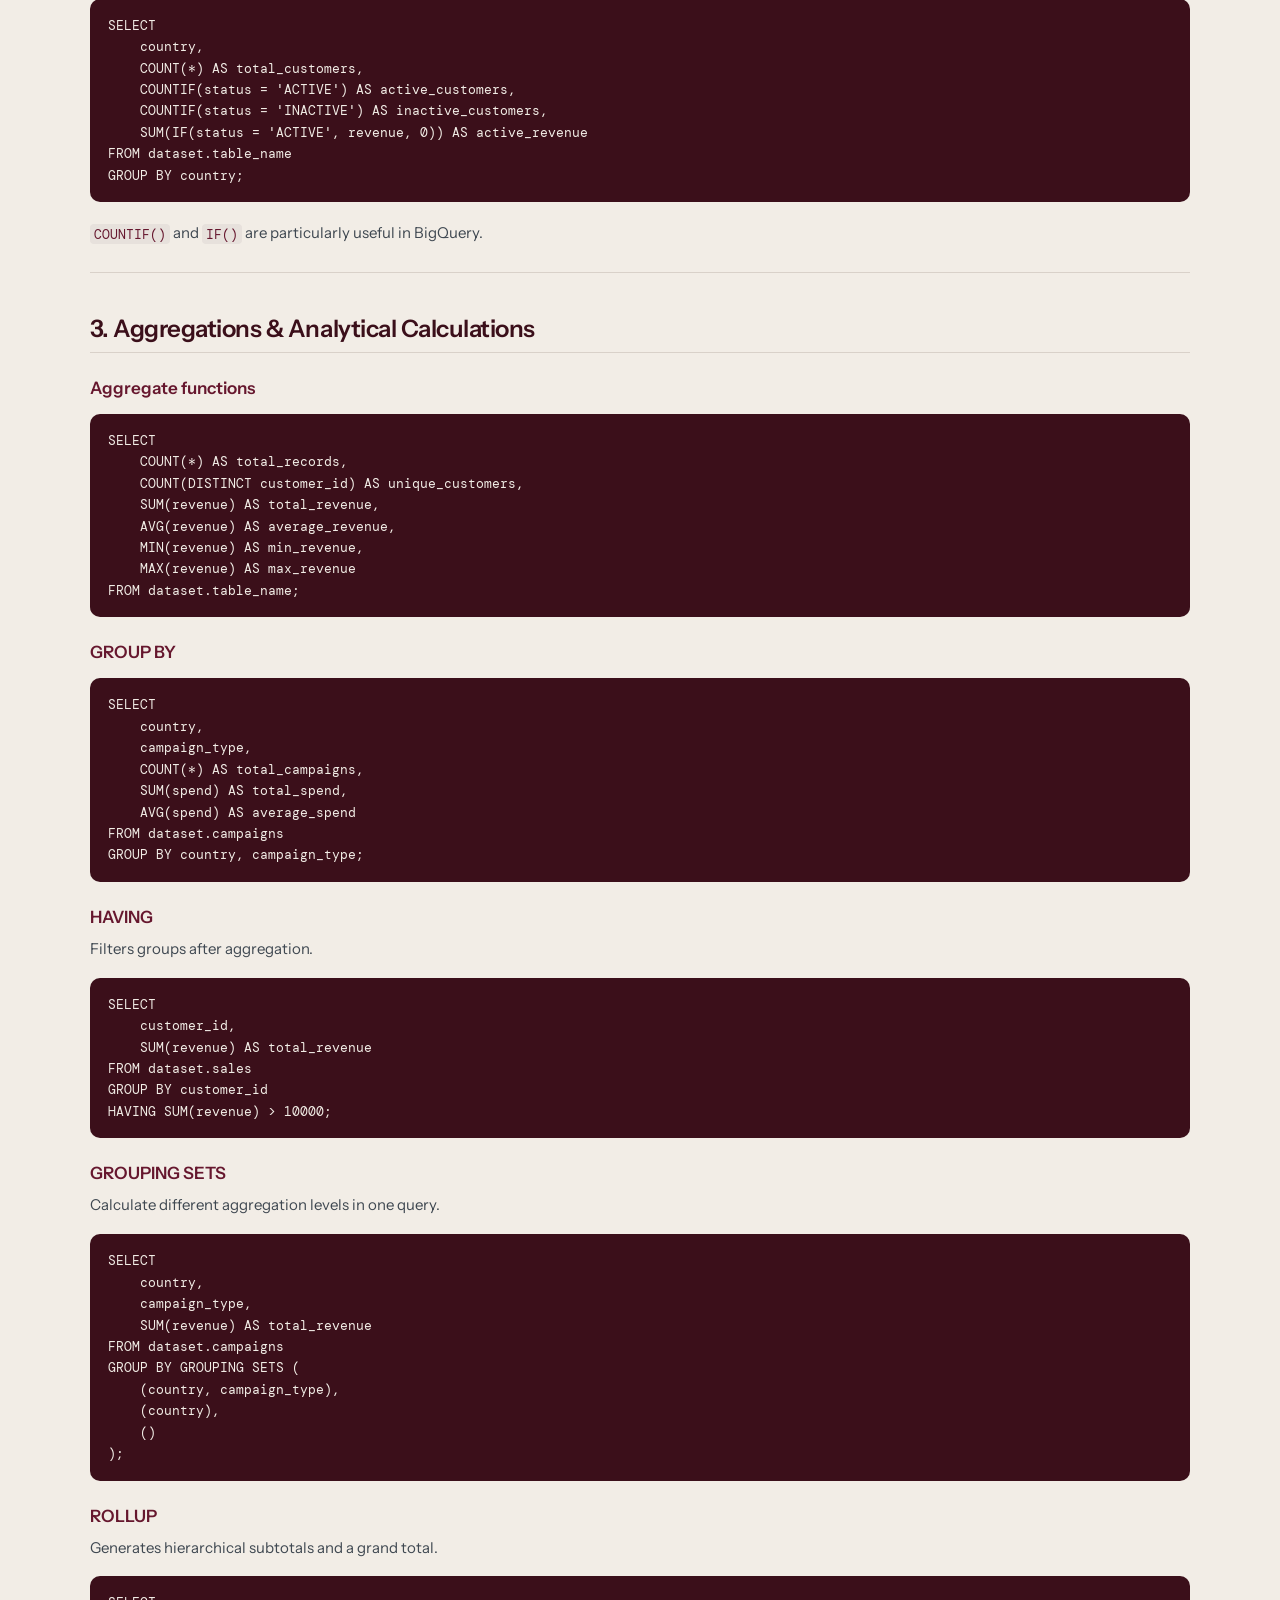
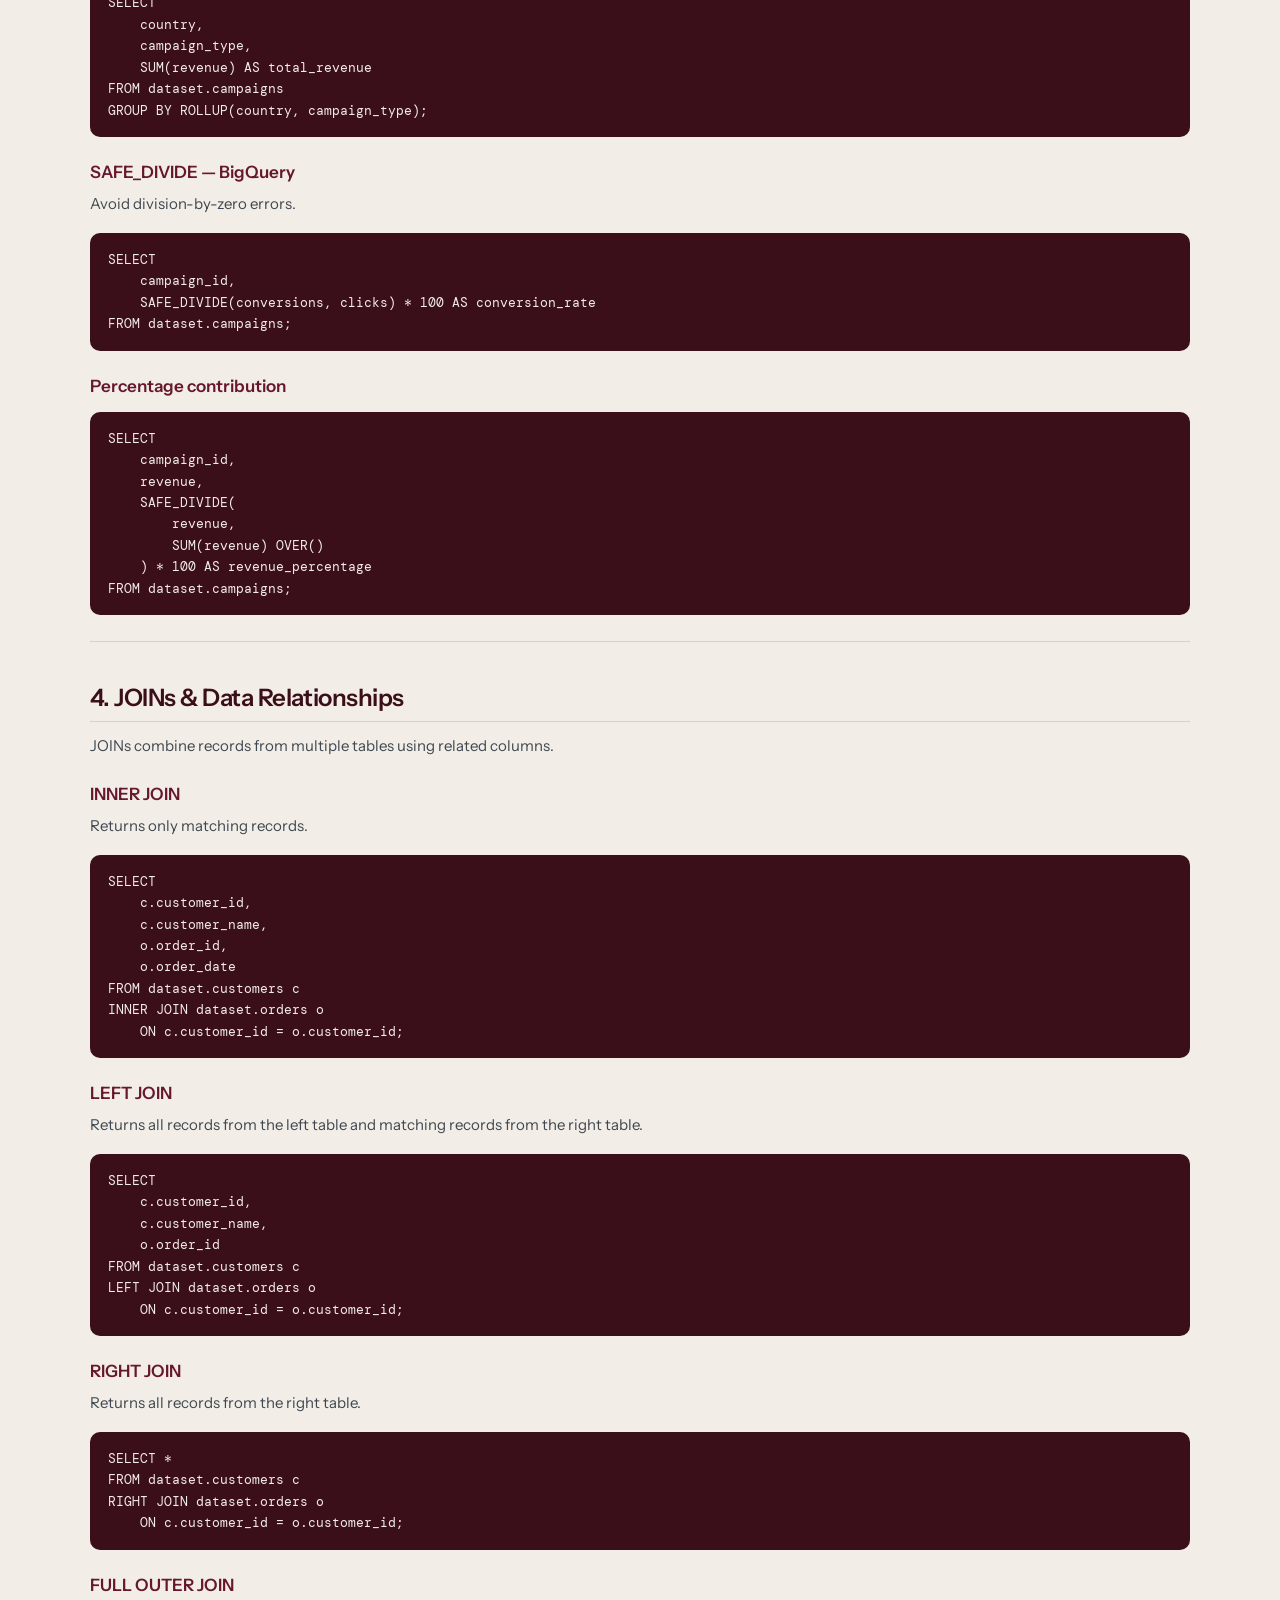
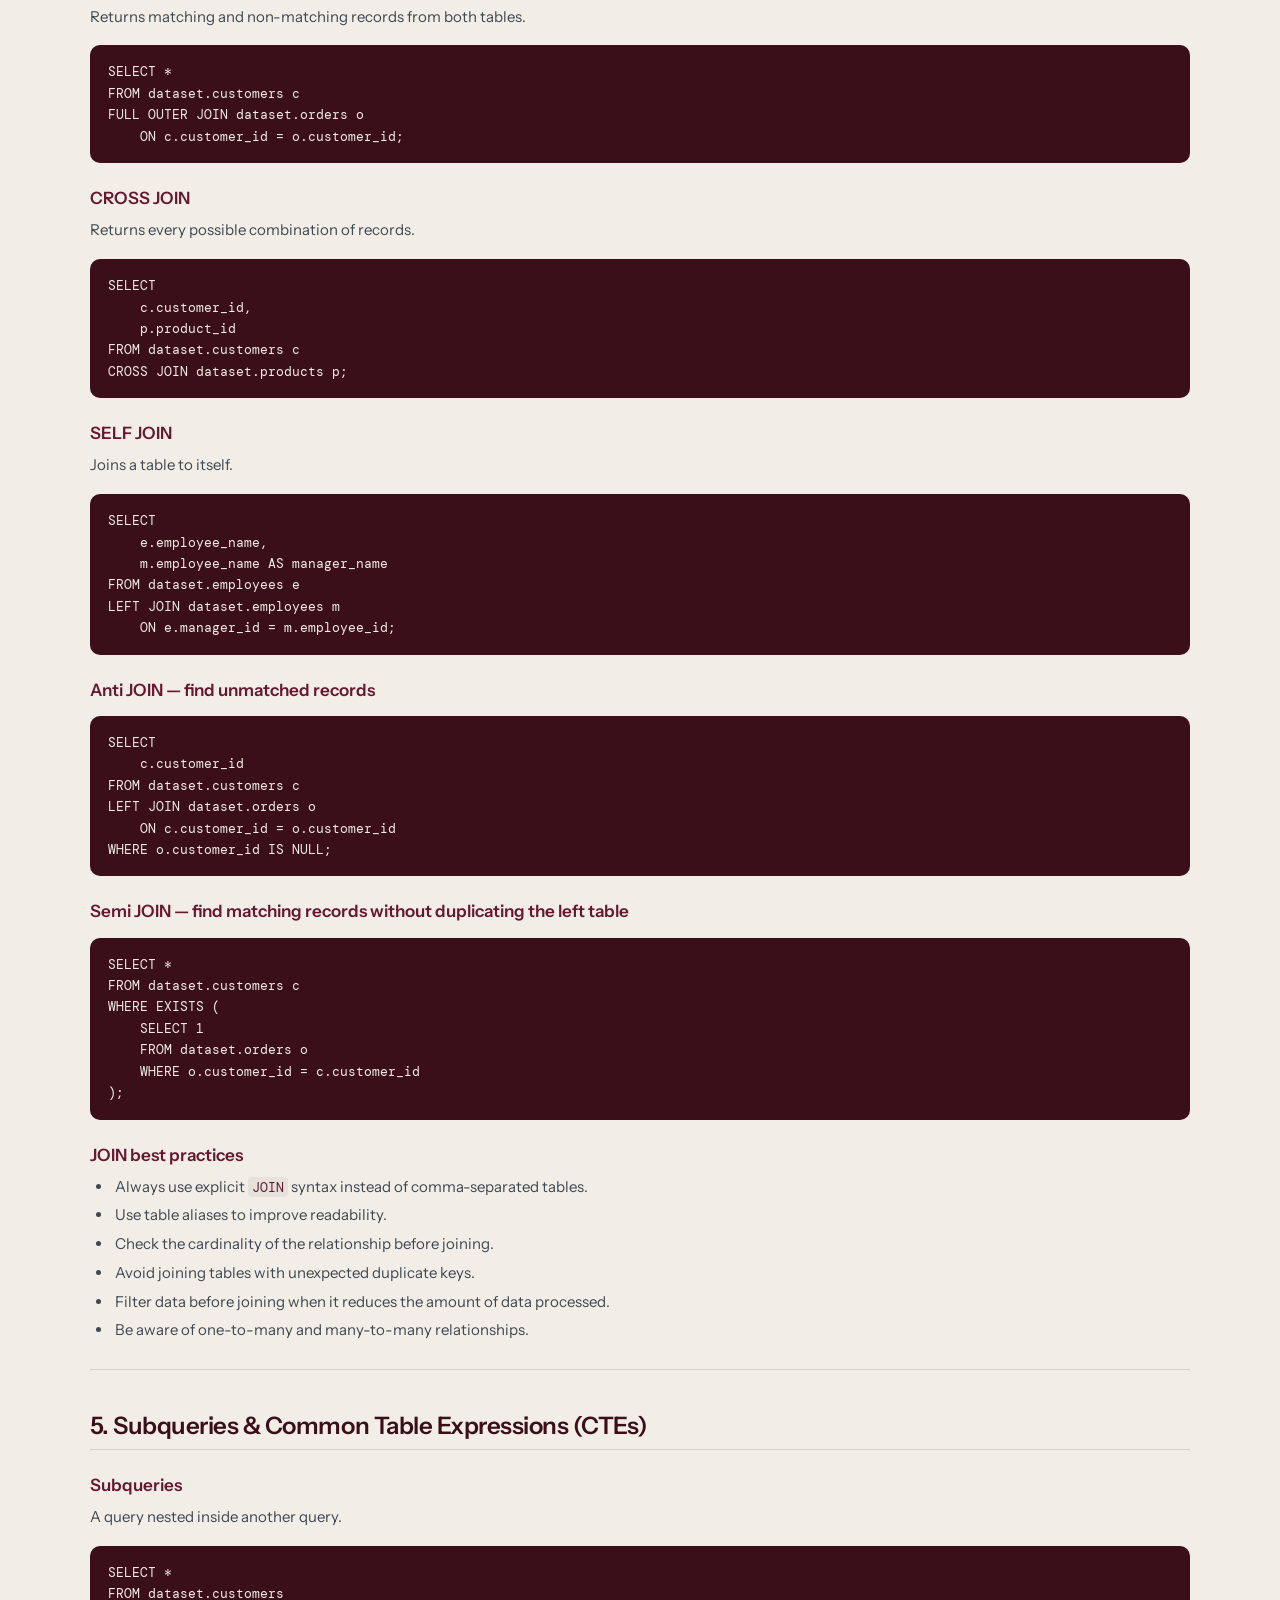
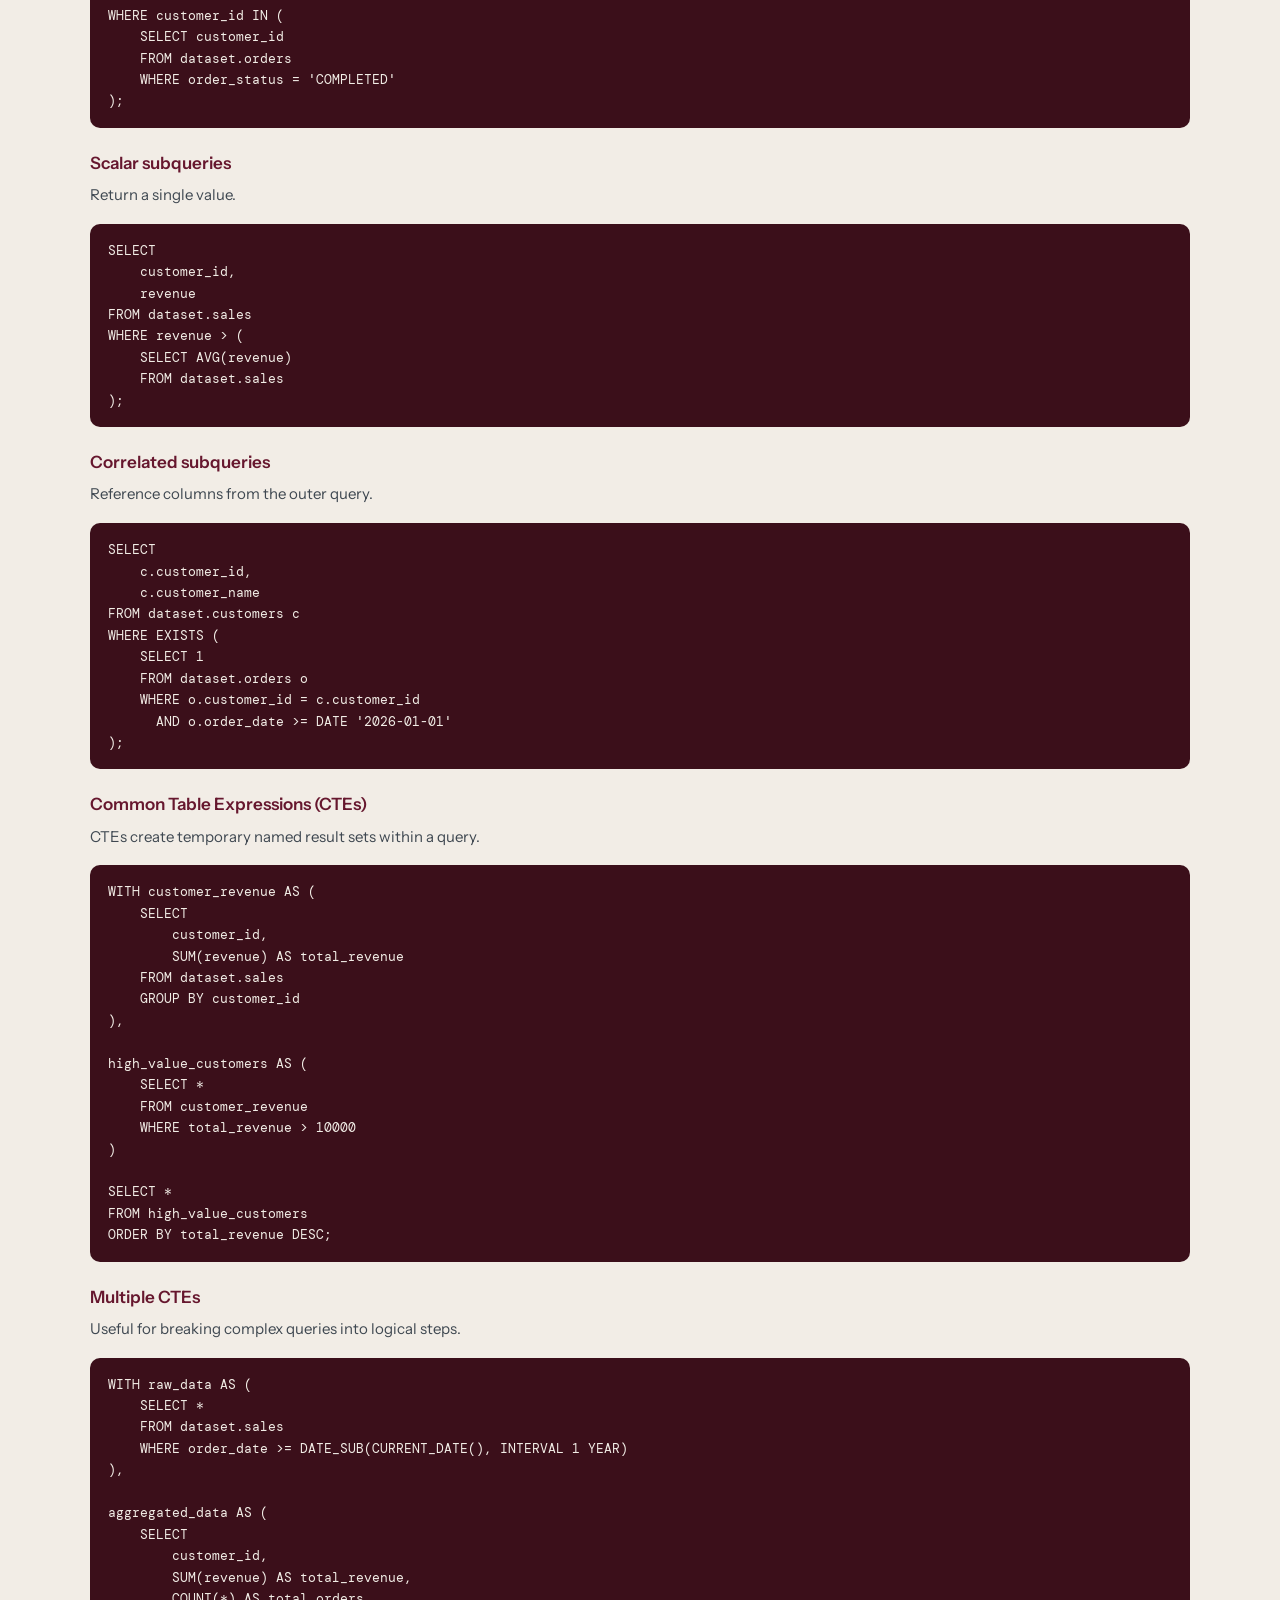
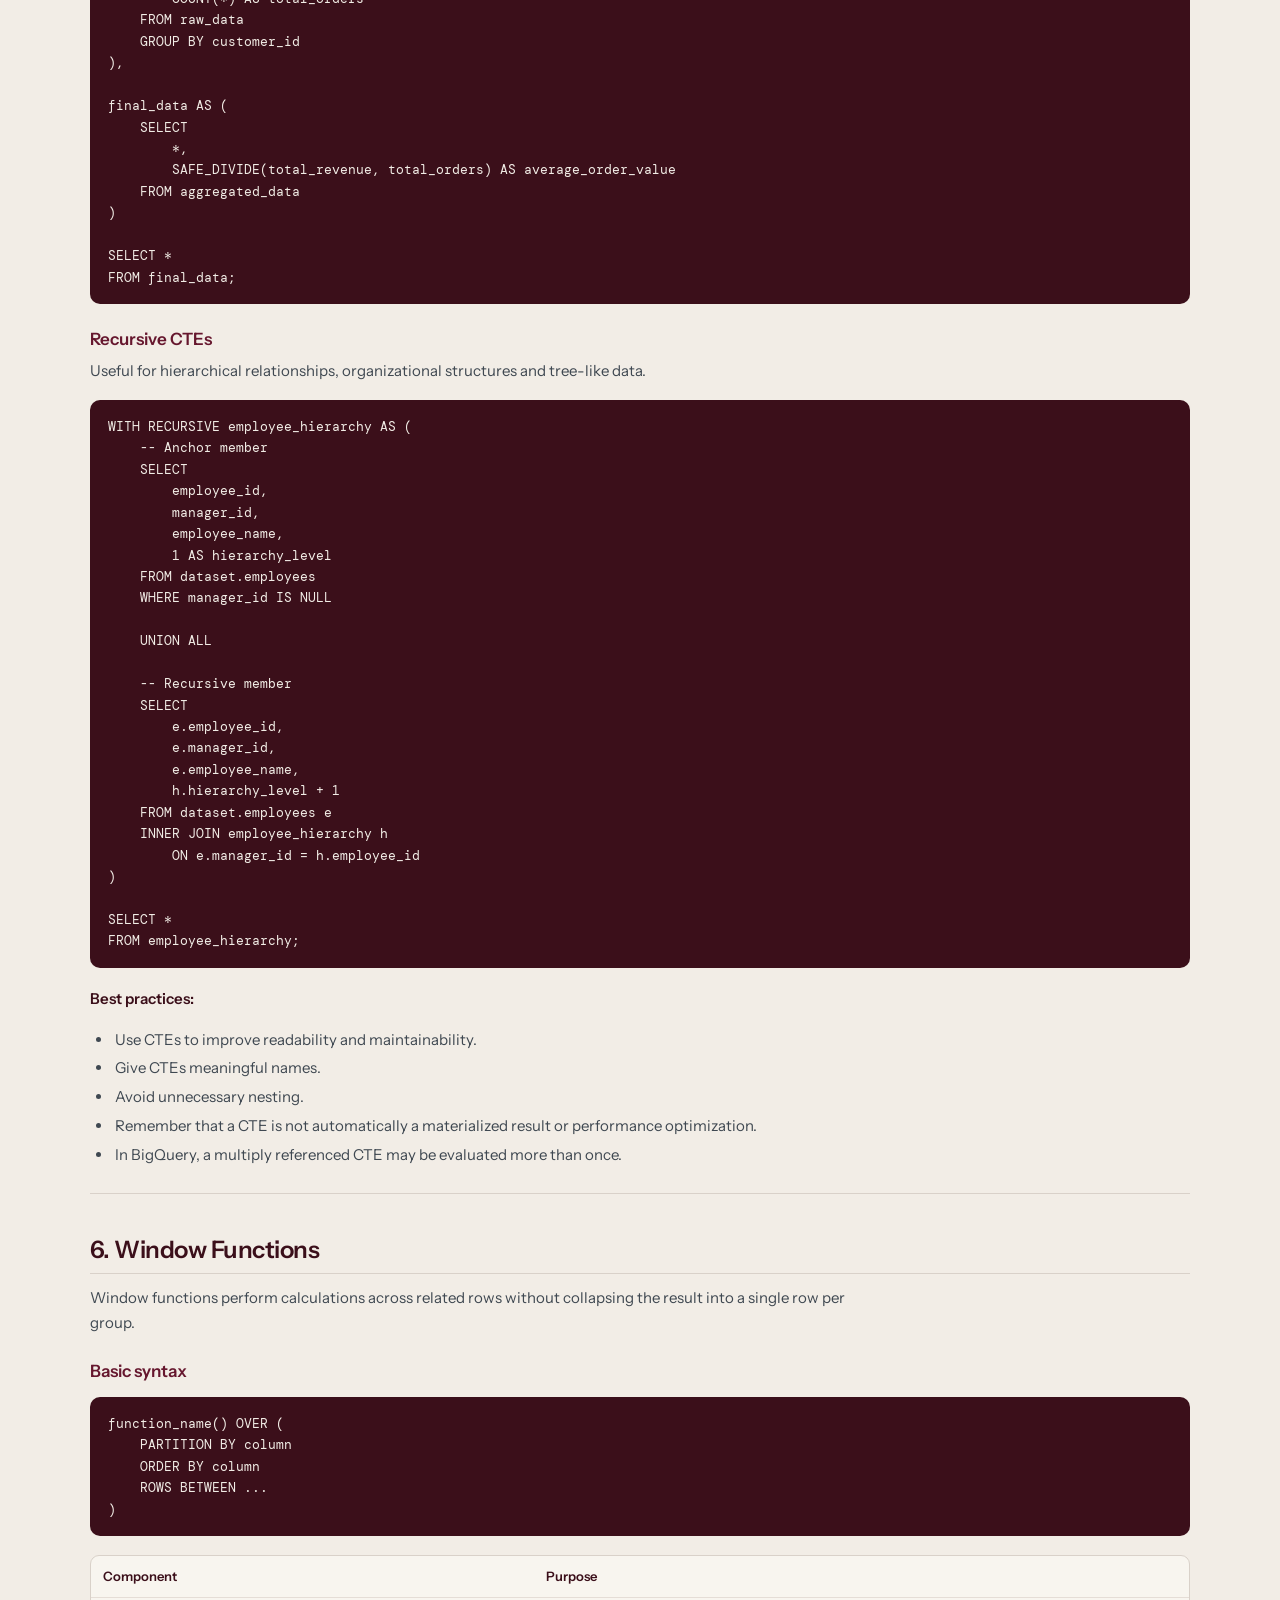
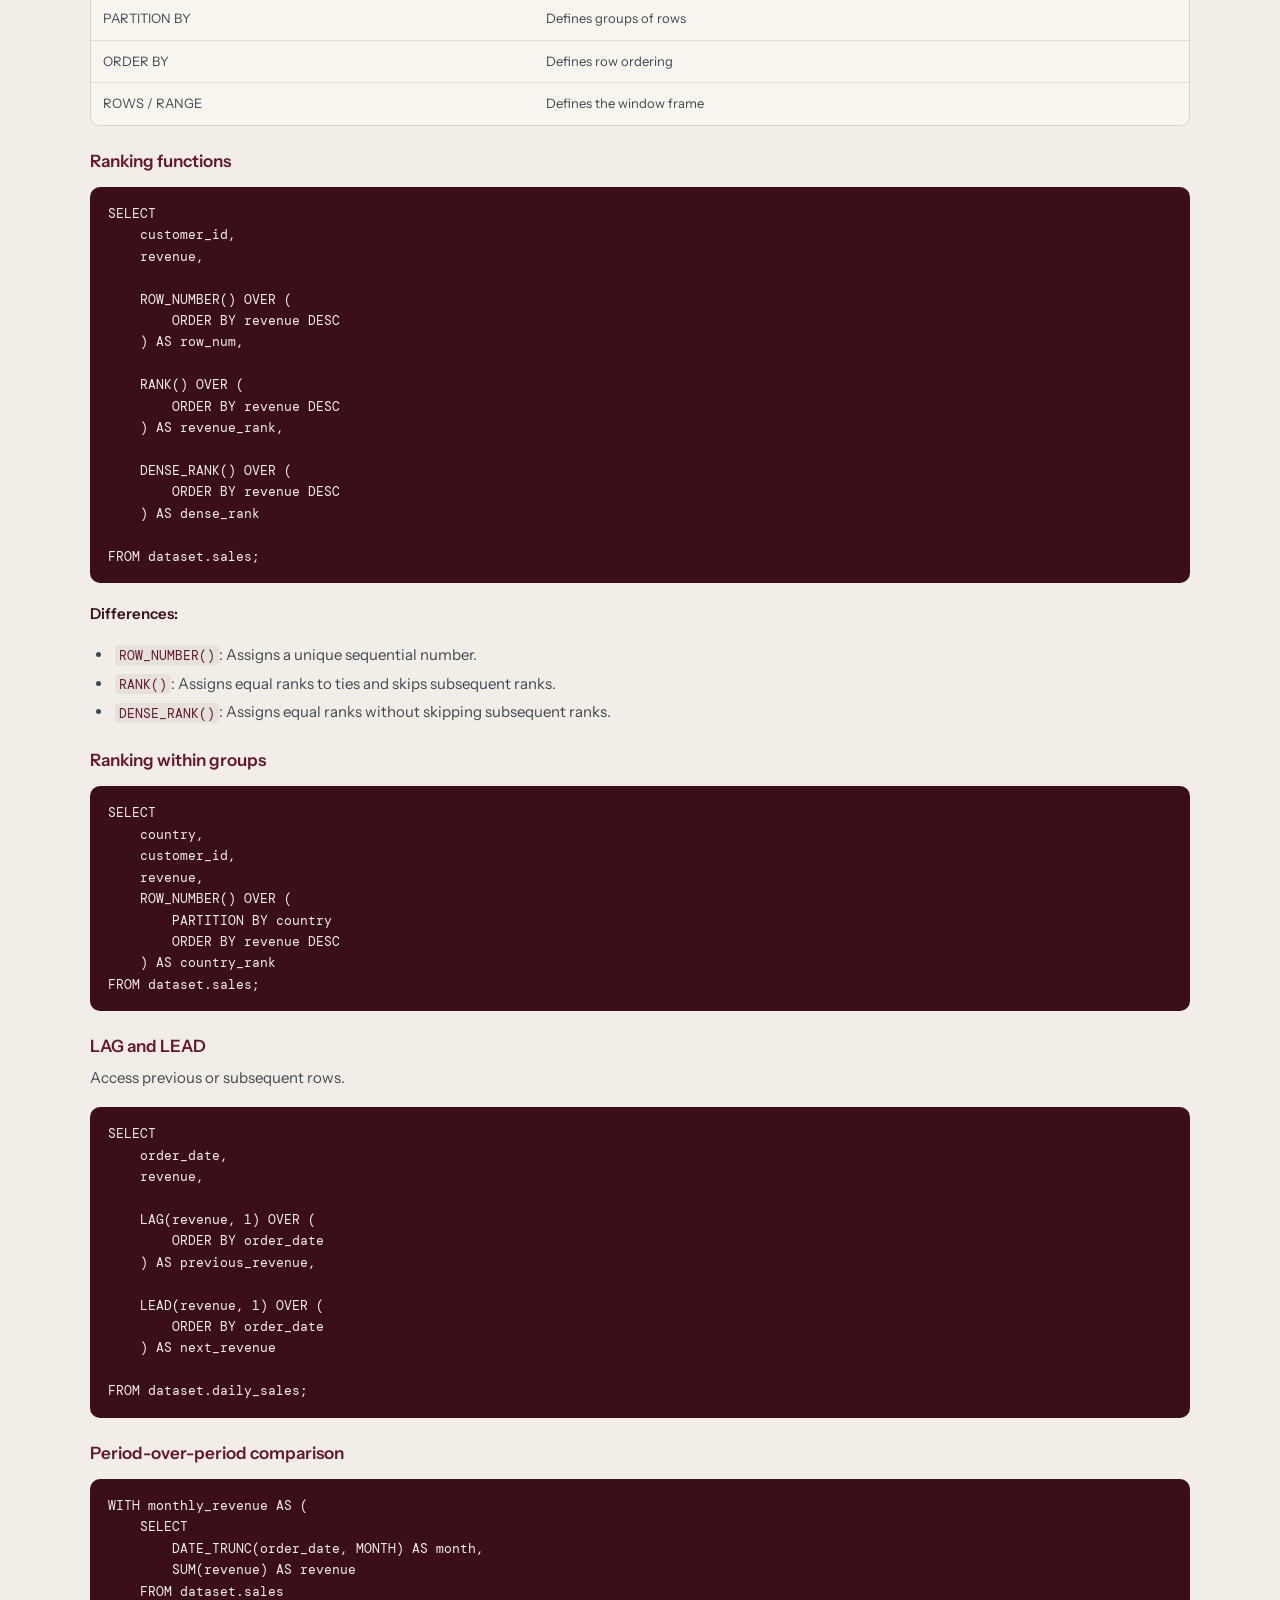
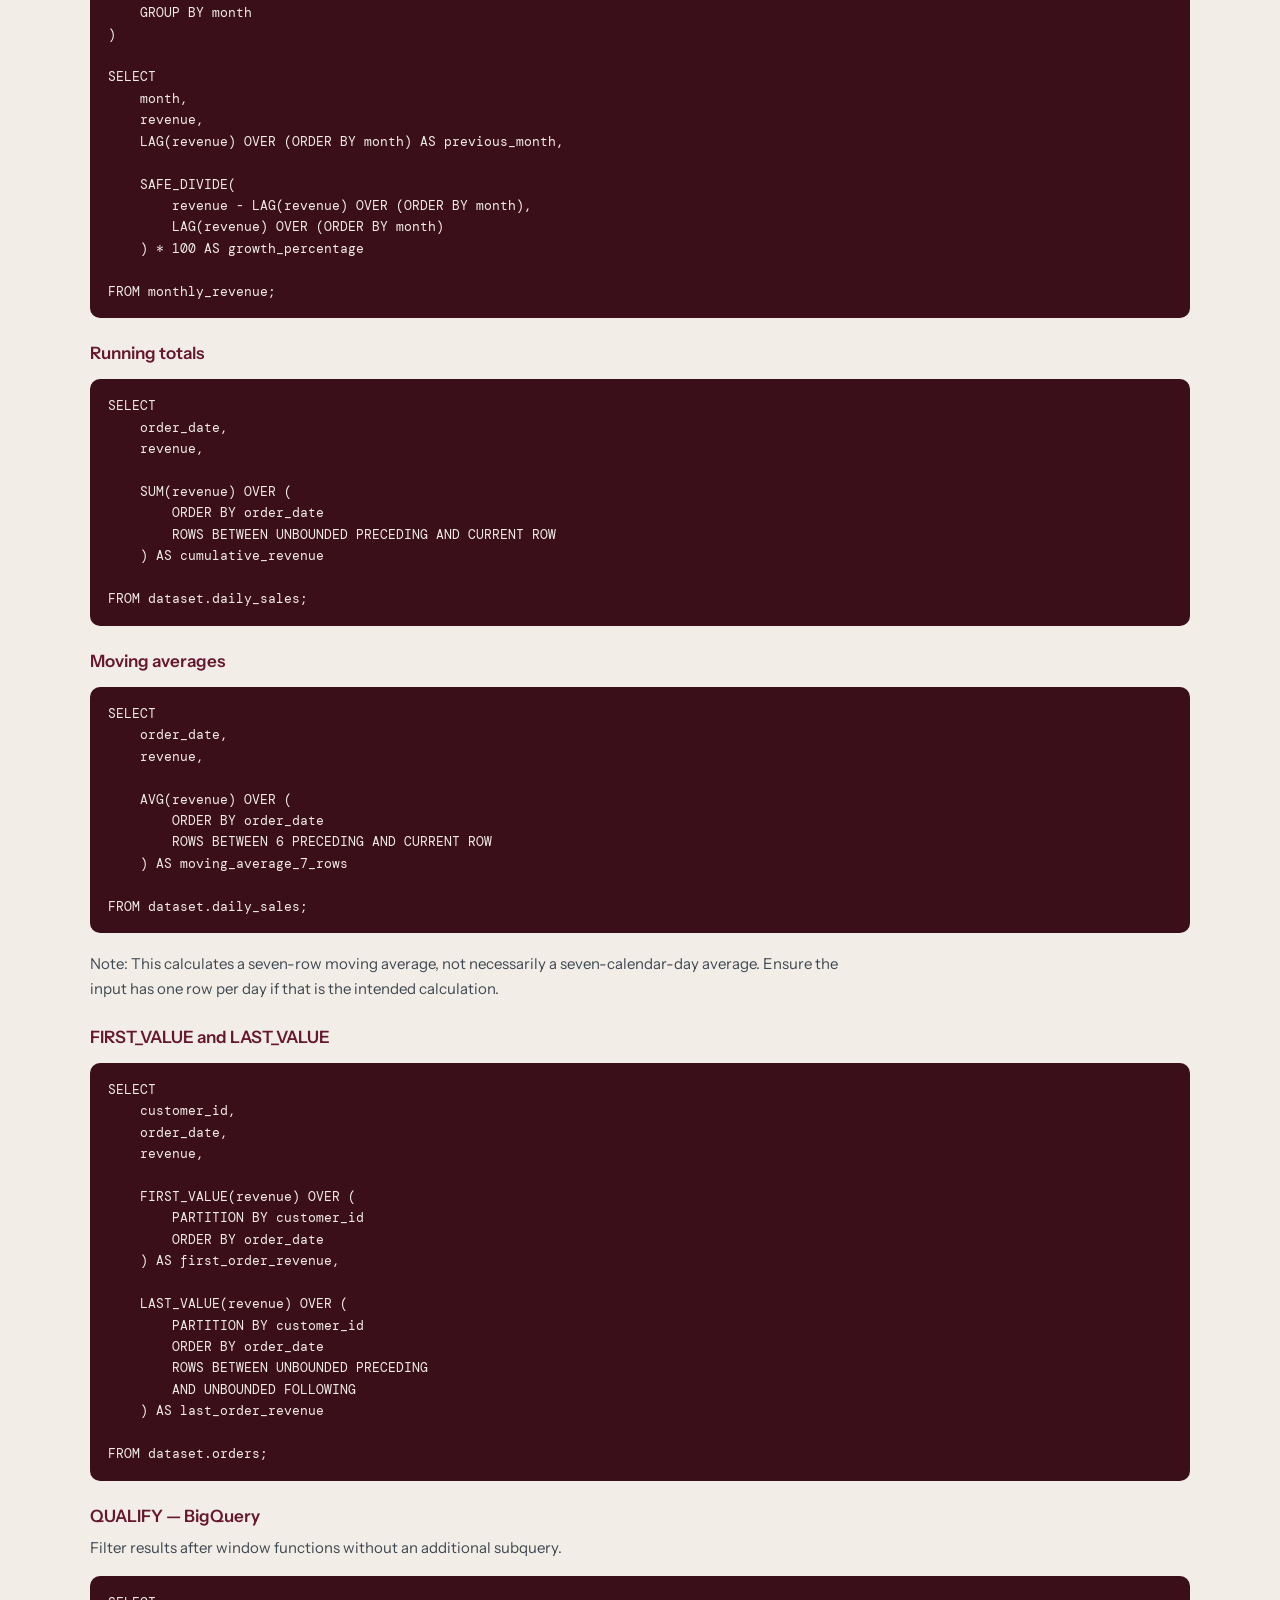
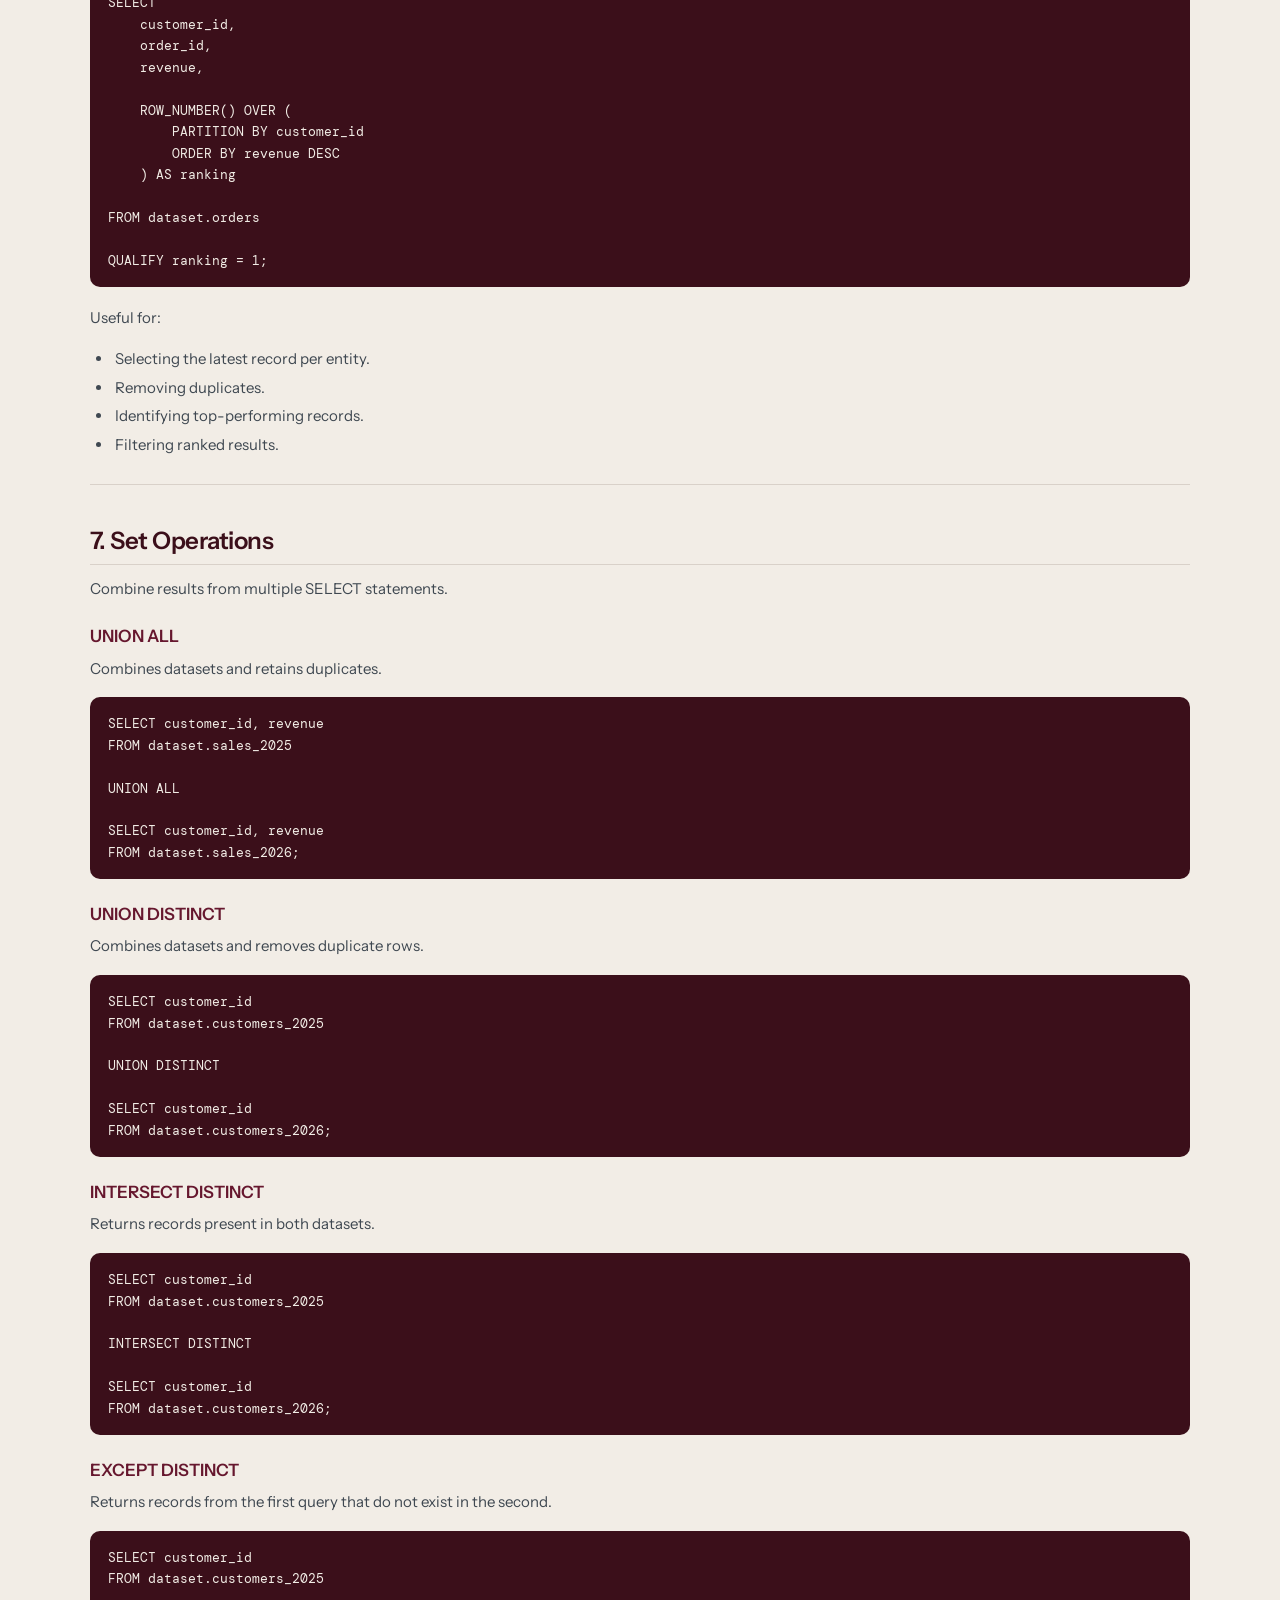
<file: sql-essentials.html>
<!doctype html>
<html lang="en">
<head>
  <meta charset="utf-8">
  <meta name="viewport" content="width=device-width, initial-scale=1">
  <meta name="theme-color" content="#f2ede6">
  <meta name="description" content="A practical SQL reference for querying, filtering, joining, and transforming data.">
  <title>SQL query patterns · Data Knowledge Hub</title>
  <script src="assets/js/theme.js"></script>
  <link rel="stylesheet" href="assets/css/styles.css">
  <script src="assets/js/guide-content.js" defer></script>
</head>
<body class="guide-page">
  <main>
    <header class="guide-hero">
      <a class="guide-back" href="tools.html">← Tools &amp; platforms</a>
      <h1>SQL query patterns<i>.</i></h1>
      <p>Practical SQL patterns for exploring, shaping, and validating data.</p>
    </header>
    <div class="guide-content">
      <div class="guide-main">
        <section class="guide-section" id="sql-panel" role="tabpanel" aria-labelledby="sql-heading" tabindex="0">
          <div class="guide-panel-layout">
            <aside class="guide-index" aria-label="SQL guide index">
              <nav data-guide-index aria-label="SQL topics"><p class="guide-index-loading">Building the index…</p></nav>
            </aside>
            <div class="guide-panel-content">
              <div class="guide-section-heading">
                <h2 id="sql-heading">SQL for data work</h2>
                <p>Browse query structure, filtering, joins, aggregation, and other everyday analytics patterns.</p>
              </div>
              <article class="guide-markdown" id="sql-guide-content" data-guide-source="docs/tools/sql.md" aria-live="polite">
                <p class="guide-loading">Loading the SQL guide…</p>
              </article>
            </div>
          </div>
        </section>
      </div>
      <footer class="collection-footer guide-footer">
        <a href="tools.html">← Back to tools</a>
        <a href="index.html">Data Knowledge Hub</a>
      </footer>
    </div>
  </main>
</body>
</html>
</file>
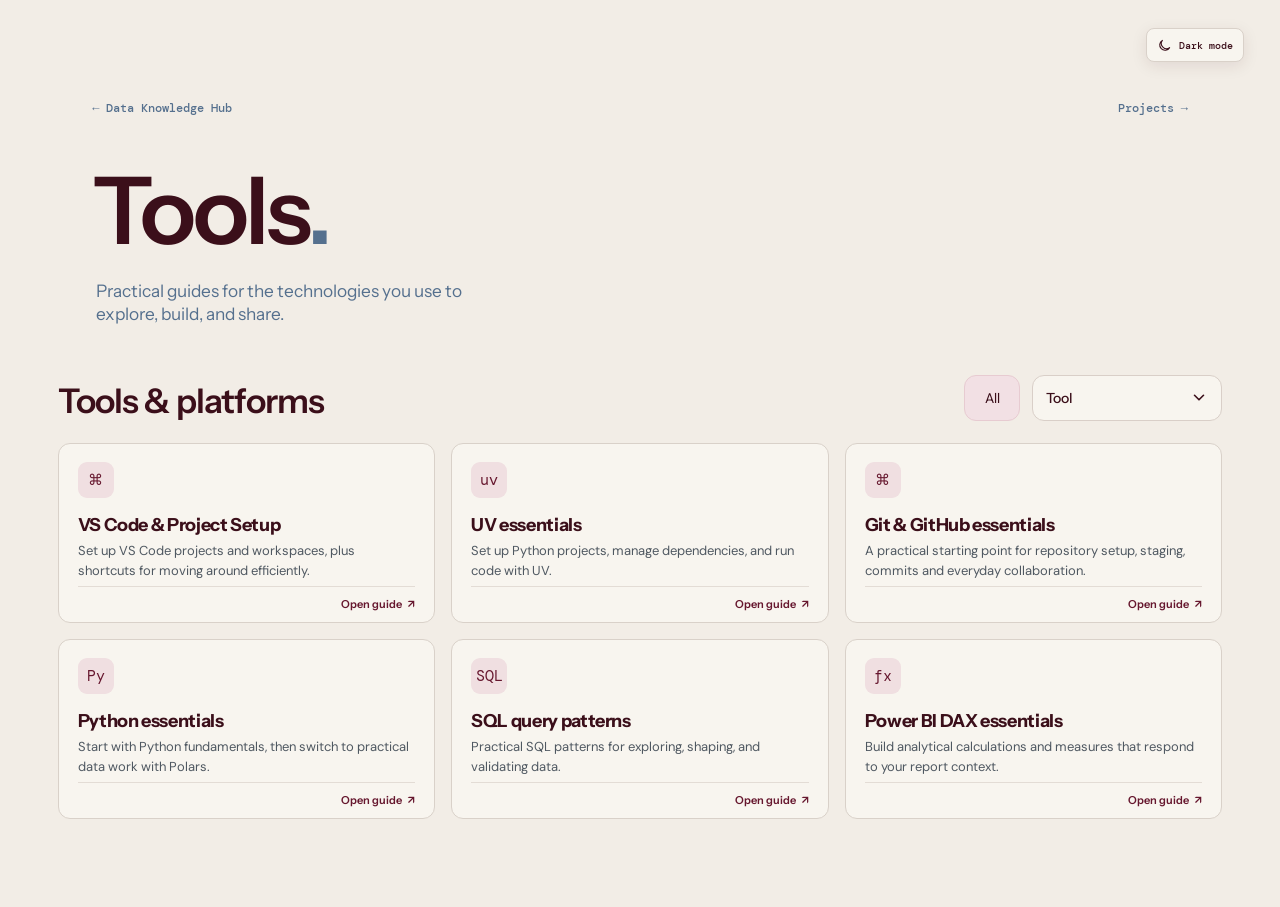
<file: tools.html>
<!doctype html>
<html lang="en">
<head>
  <meta charset="utf-8">
  <meta name="viewport" content="width=device-width, initial-scale=1">
  <meta name="theme-color" content="#f2ede6">
  <meta name="description" content="Tools, platforms and practical technical references in the Data Knowledge Hub.">
  <title>Tools · Data Knowledge Hub</title>
  <script src="assets/js/theme.js"></script>
  <link rel="stylesheet" href="assets/css/styles.css">
  <script src="assets/js/collections.js" defer></script>
</head>
<body data-collection="tools">
  <main class="collection-page">
    <header class="collection-hero tools-hero">
      <div class="collection-intro">
        <nav class="collection-switcher" aria-label="Collection navigation">
          <a href="index.html">← Data Knowledge Hub</a>
          <a href="projects.html">Projects →</a>
        </nav>
        <h1>Tools<i>.</i></h1>
        <p>Practical guides for the technologies you use to explore, build, and share.</p>
      </div>
    </header>
    <div class="collection-content">
      <section class="collection-controls" aria-labelledby="collection-heading">
        <h2 id="collection-heading">Tools &amp; platforms</h2>
        <div class="collection-filters" id="collection-filters" role="group" aria-label="Filter tools"></div>
      </section>
      <section class="collection-grid" id="collection-grid" aria-label="Tool guides" aria-live="polite"></section>
    </div>
  </main>
</body>
</html>
</file>
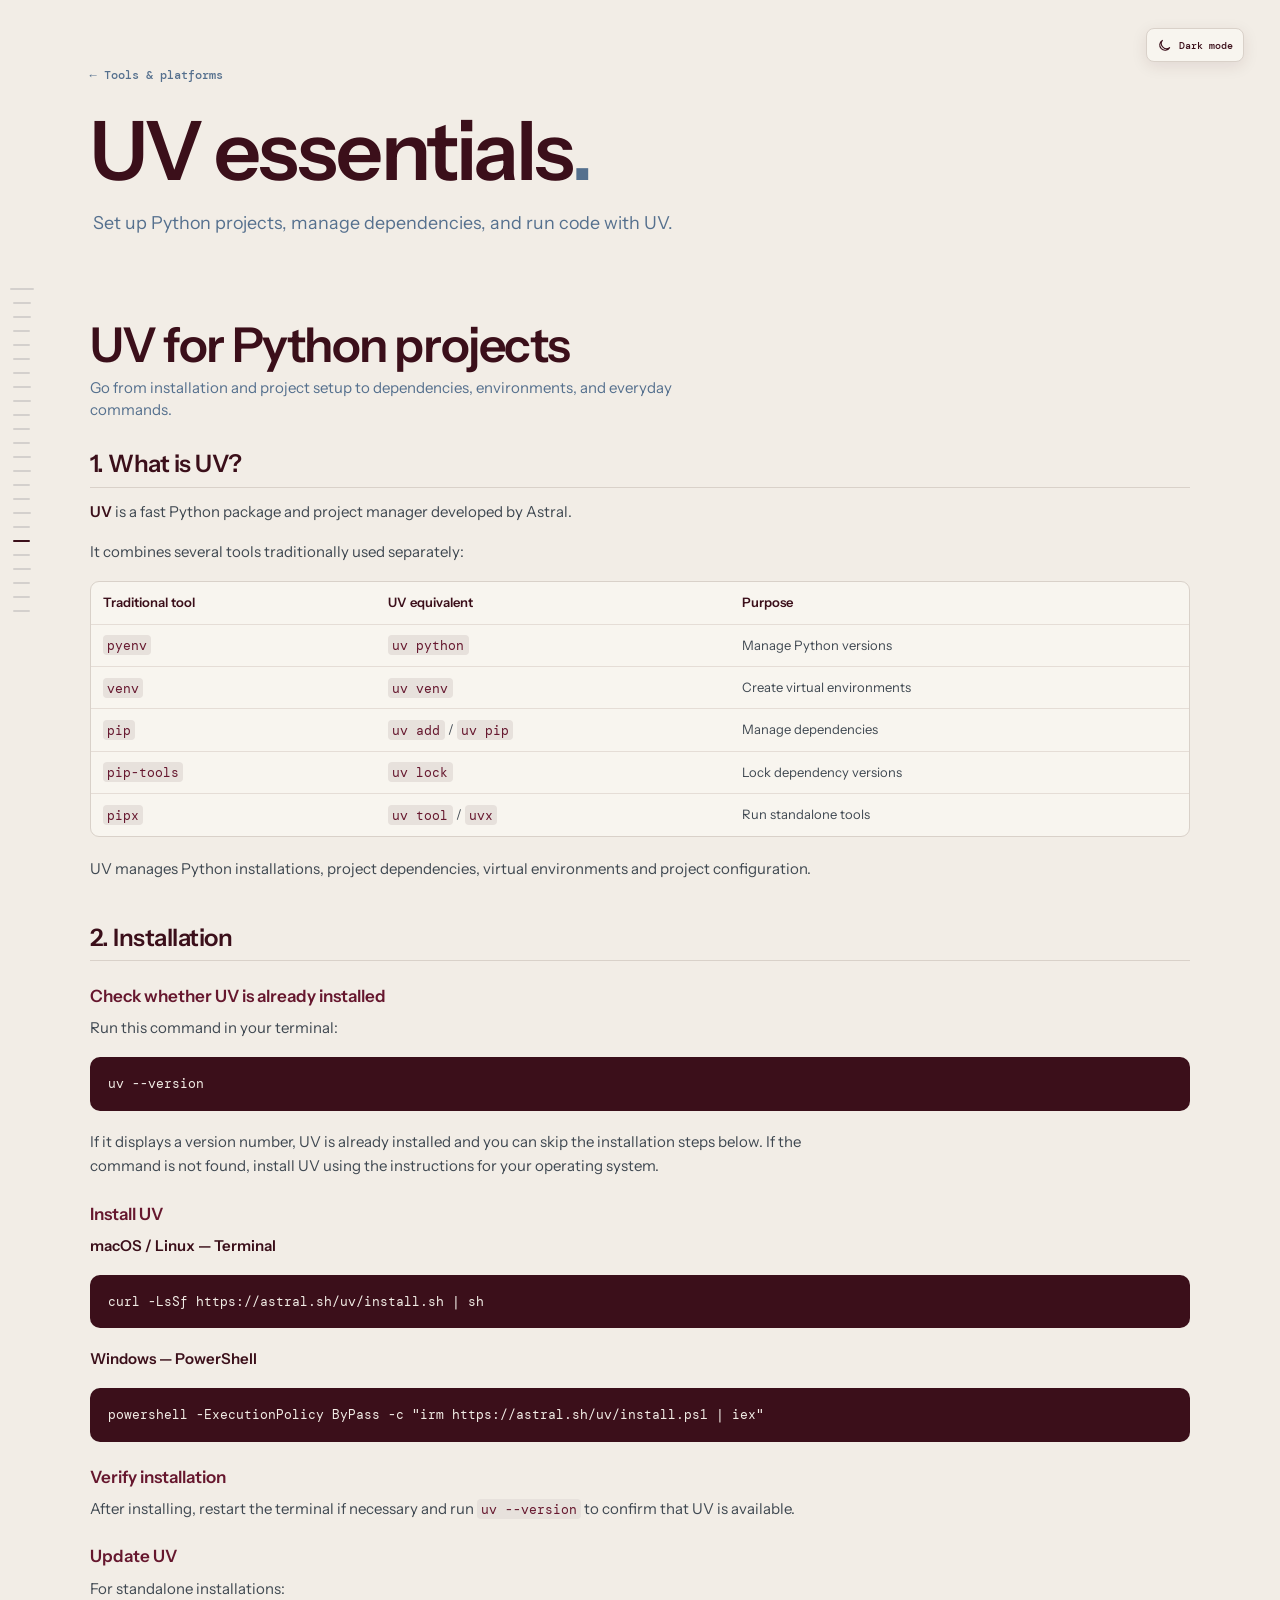
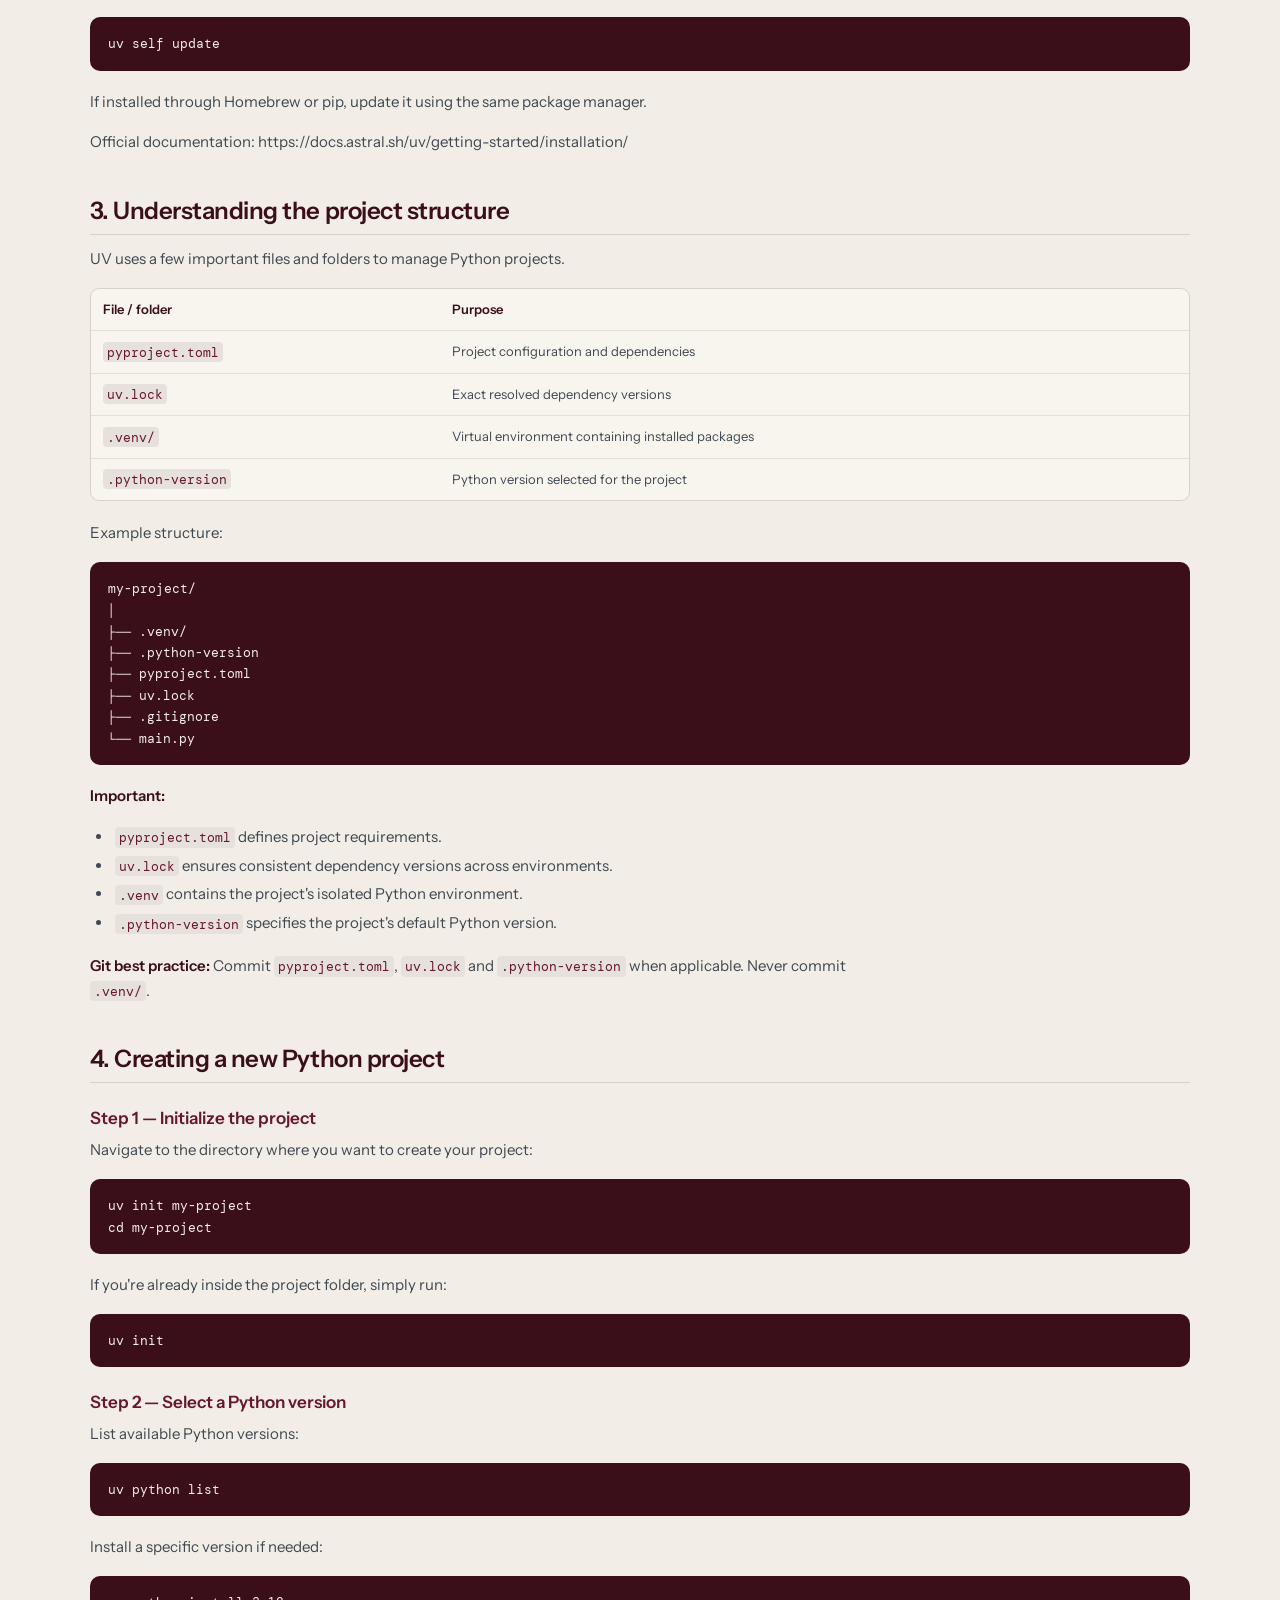
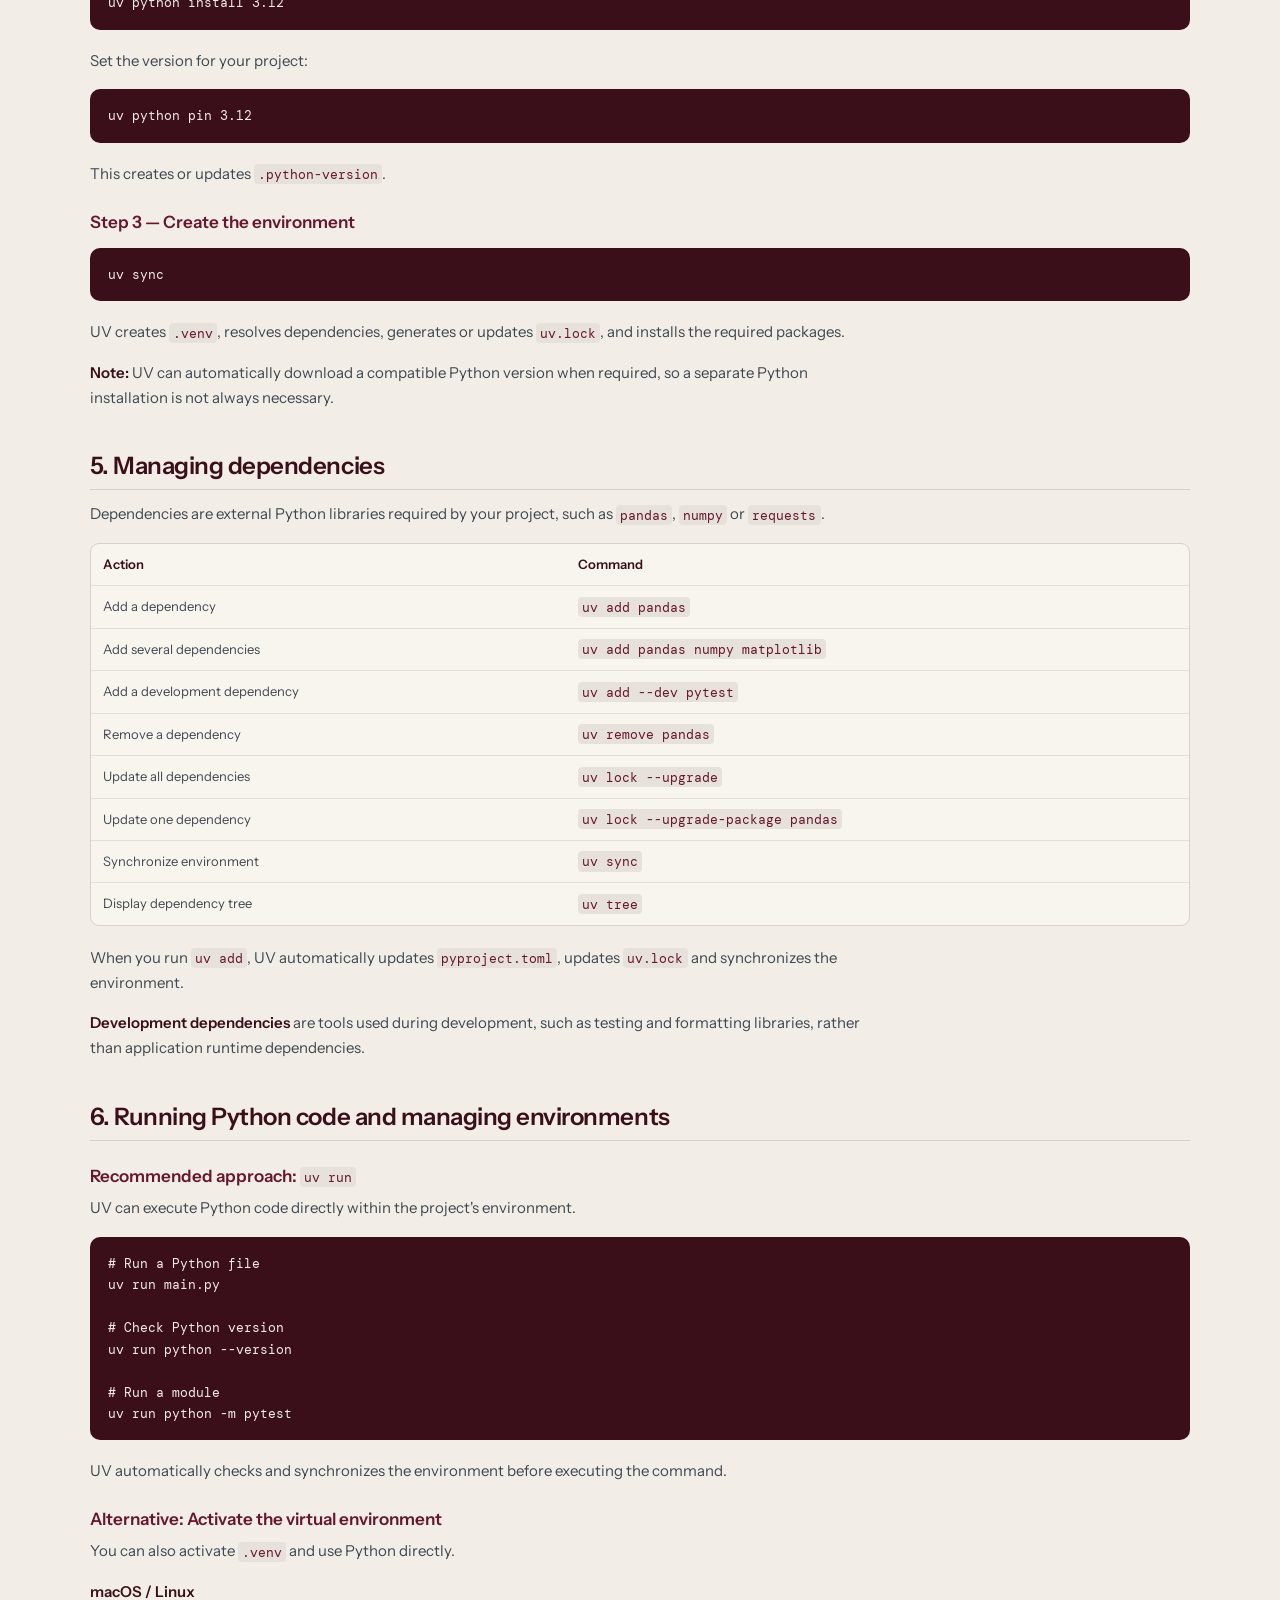
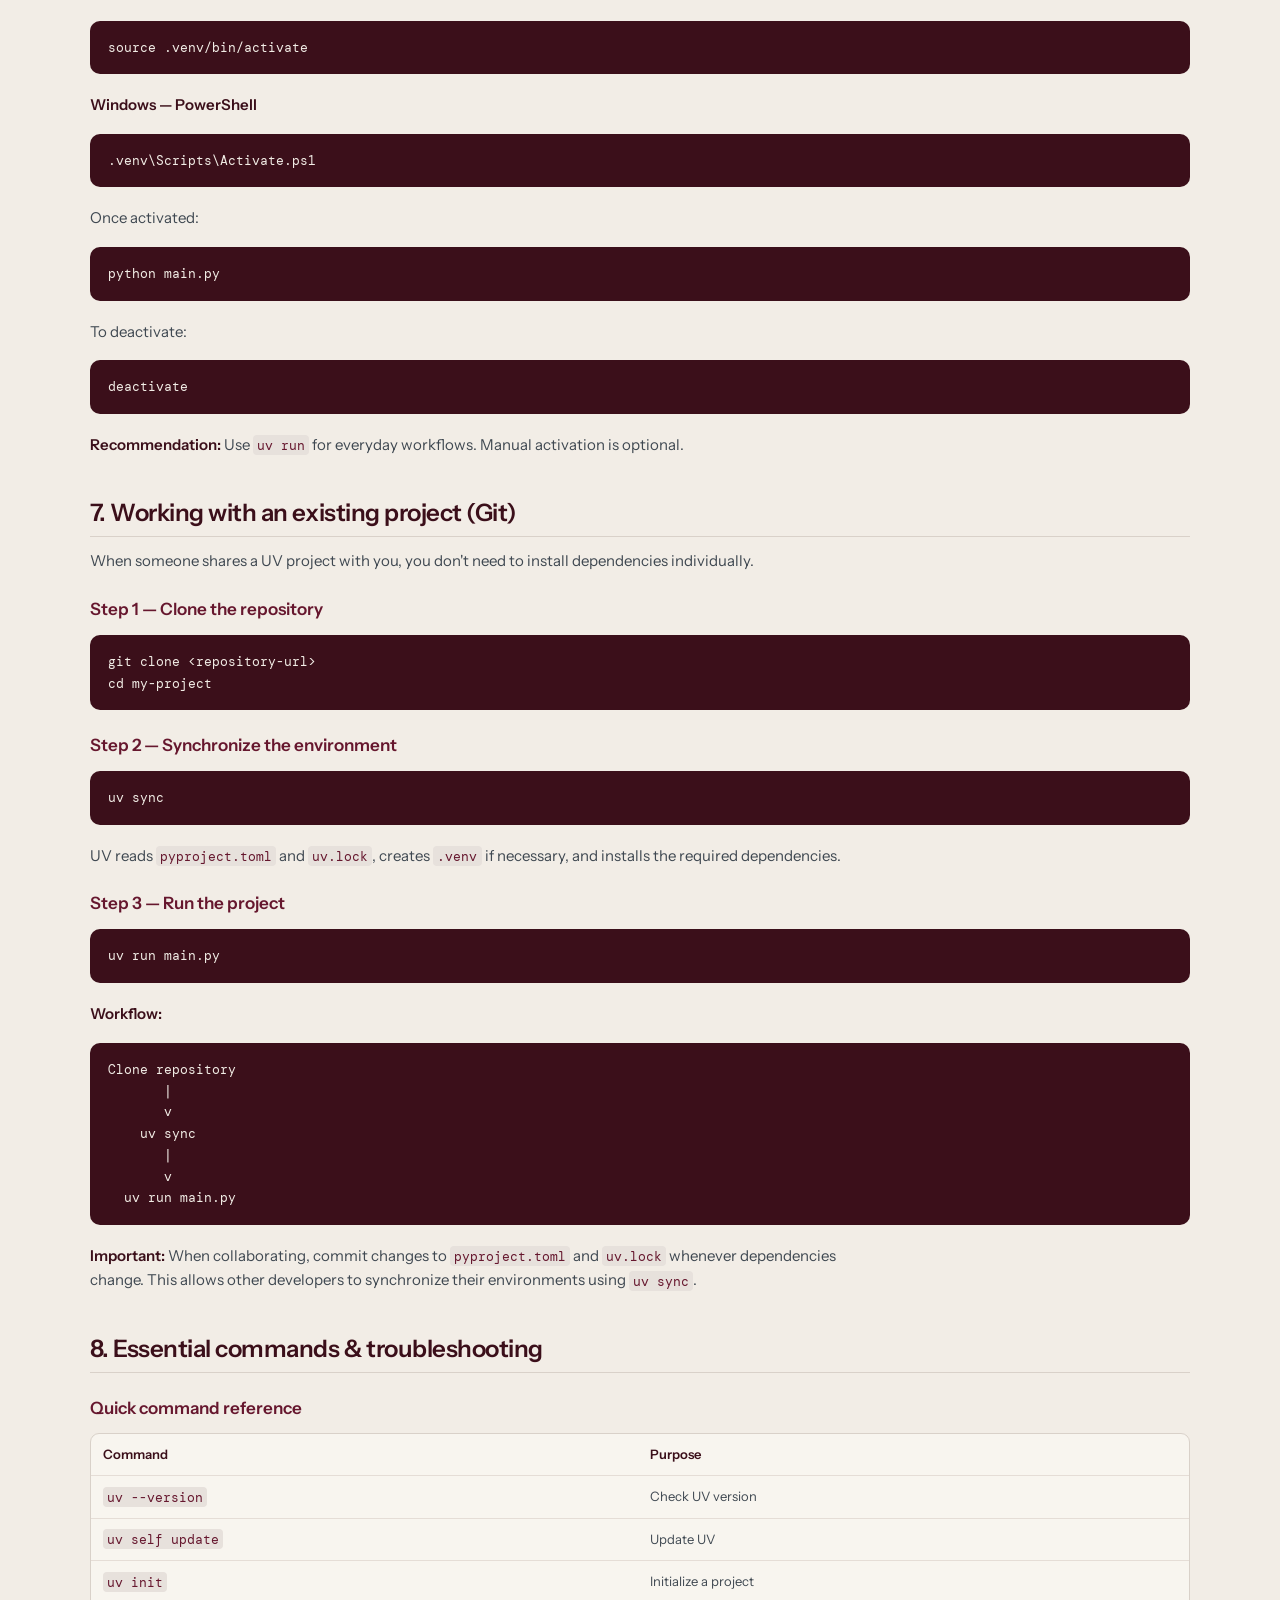
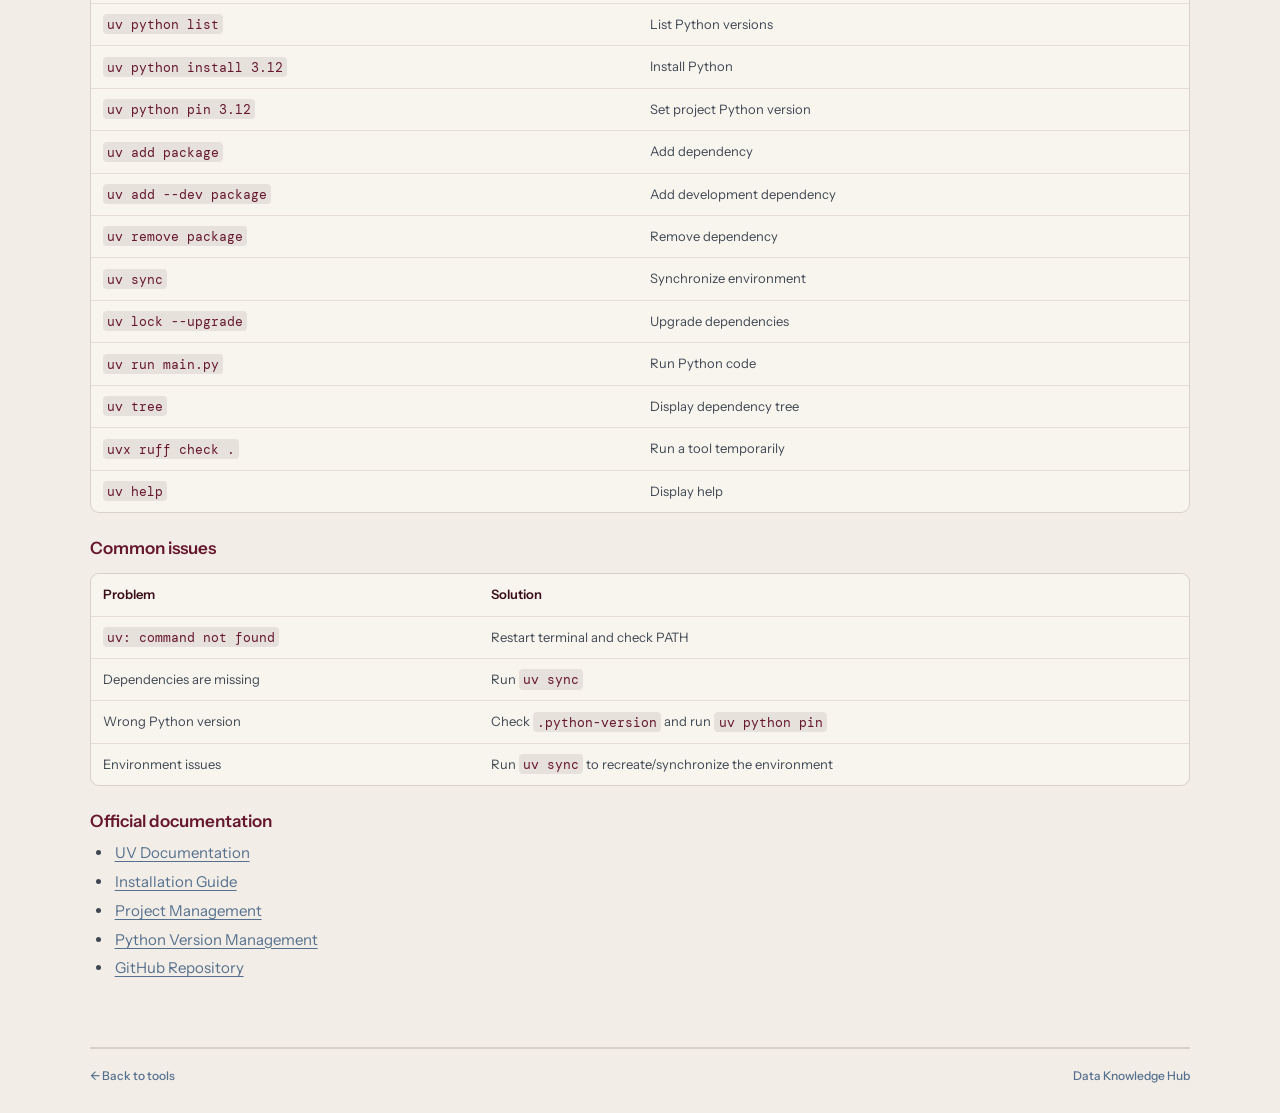
<file: uv-essentials.html>
<!doctype html>
<html lang="en">
<head>
  <meta charset="utf-8">
  <meta name="viewport" content="width=device-width, initial-scale=1">
  <meta name="theme-color" content="#f2ede6">
  <meta name="description" content="A practical guide to installing UV, setting up Python projects, managing dependencies, and running code.">
  <title>UV essentials · Data Knowledge Hub</title>
  <script src="assets/js/theme.js"></script>
  <link rel="stylesheet" href="assets/css/styles.css">
  <script src="assets/js/guide-content.js" defer></script>
</head>
<body class="guide-page">
  <main>
    <header class="guide-hero">
      <a class="guide-back" href="tools.html">← Tools &amp; platforms</a>
      <h1>UV essentials<i>.</i></h1>
      <p>Set up Python projects, manage dependencies, and run code with UV.</p>
    </header>
    <div class="guide-content">
      <div class="guide-main">
        <section class="guide-section" id="uv-panel" role="tabpanel" aria-labelledby="uv-heading" tabindex="0">
          <div class="guide-panel-layout">
            <aside class="guide-index" aria-label="UV guide index">
              <nav data-guide-index aria-label="UV topics"><p class="guide-index-loading">Building the index…</p></nav>
            </aside>
            <div class="guide-panel-content">
              <div class="guide-section-heading">
                <h2 id="uv-heading">UV for Python projects</h2>
                <p>Go from installation and project setup to dependencies, environments, and everyday commands.</p>
              </div>
              <article class="guide-markdown" id="uv-guide-content" data-guide-source="docs/tools/uv-python-package.md" aria-live="polite">
                <p class="guide-loading">Loading the UV guide…</p>
              </article>
            </div>
          </div>
        </section>
      </div>
      <footer class="collection-footer guide-footer">
        <a href="tools.html">← Back to tools</a>
        <a href="index.html">Data Knowledge Hub</a>
      </footer>
    </div>
  </main>
</body>
</html>
</file>
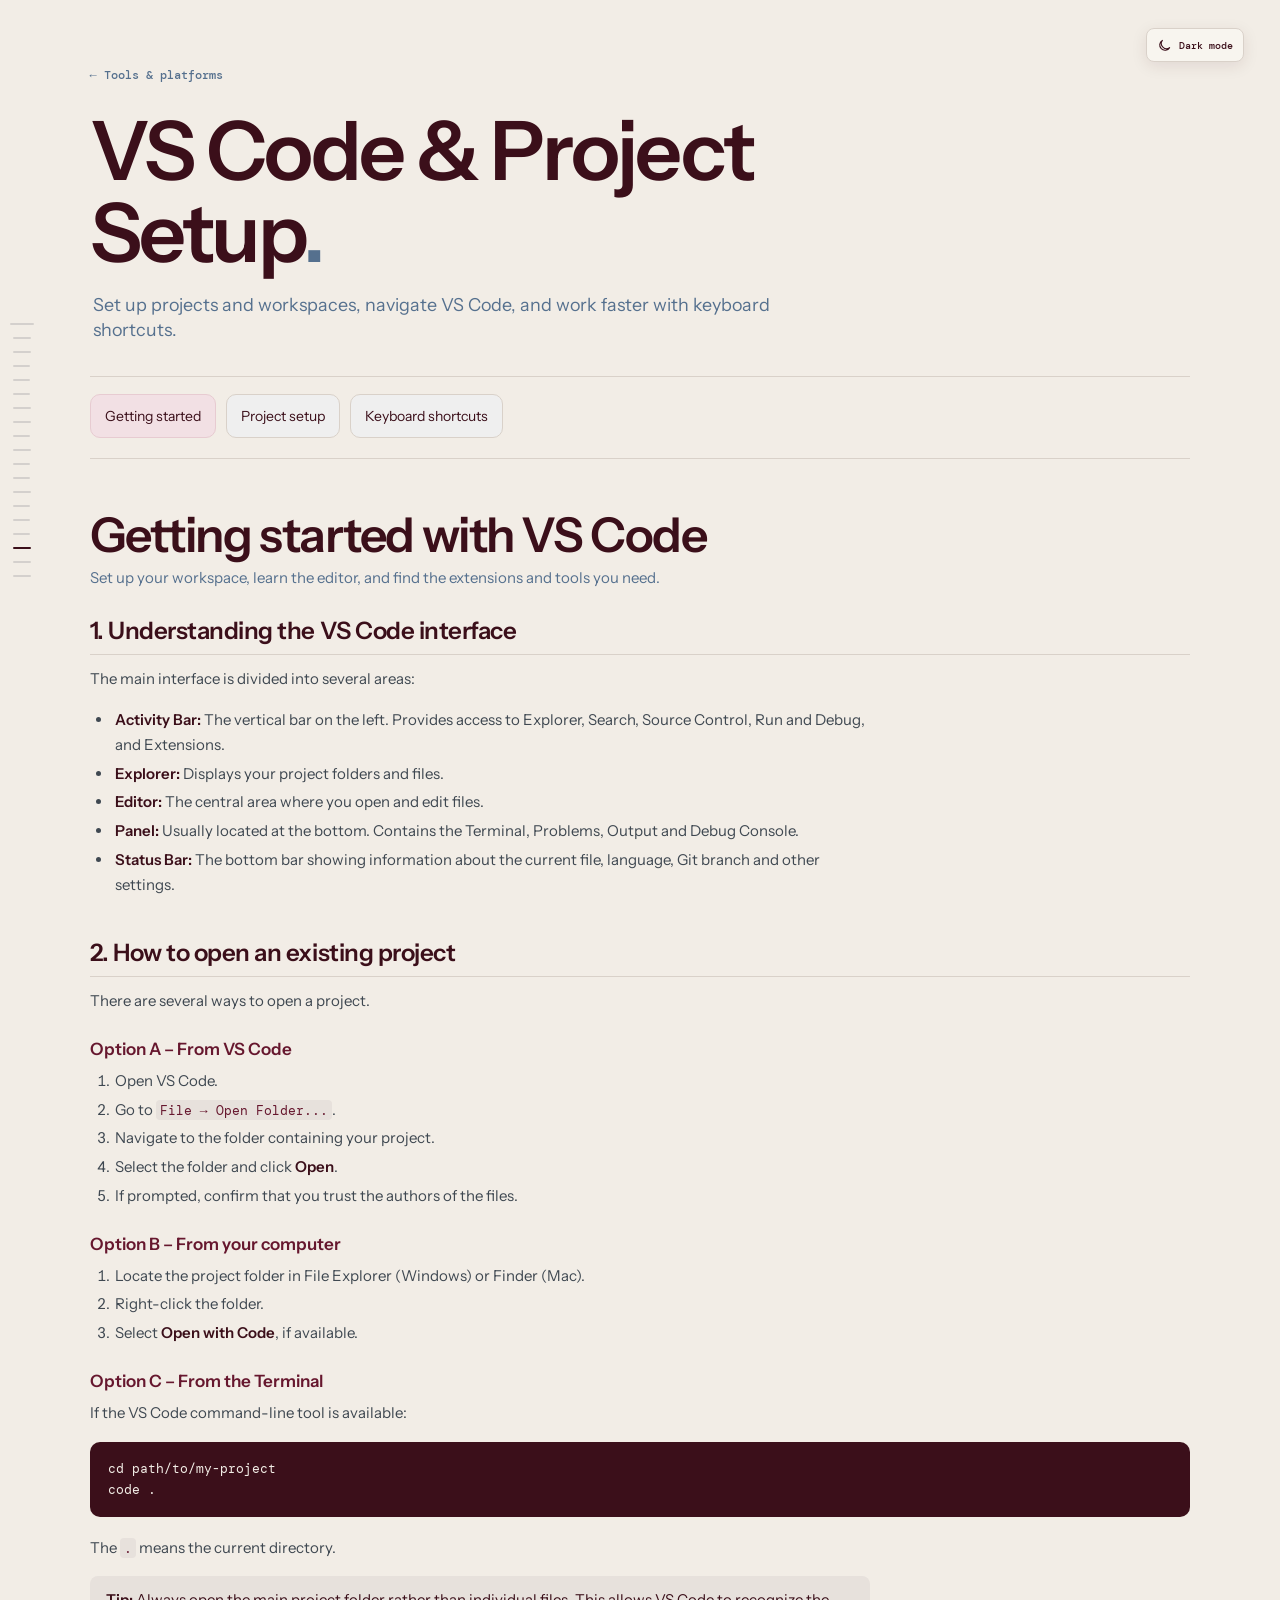
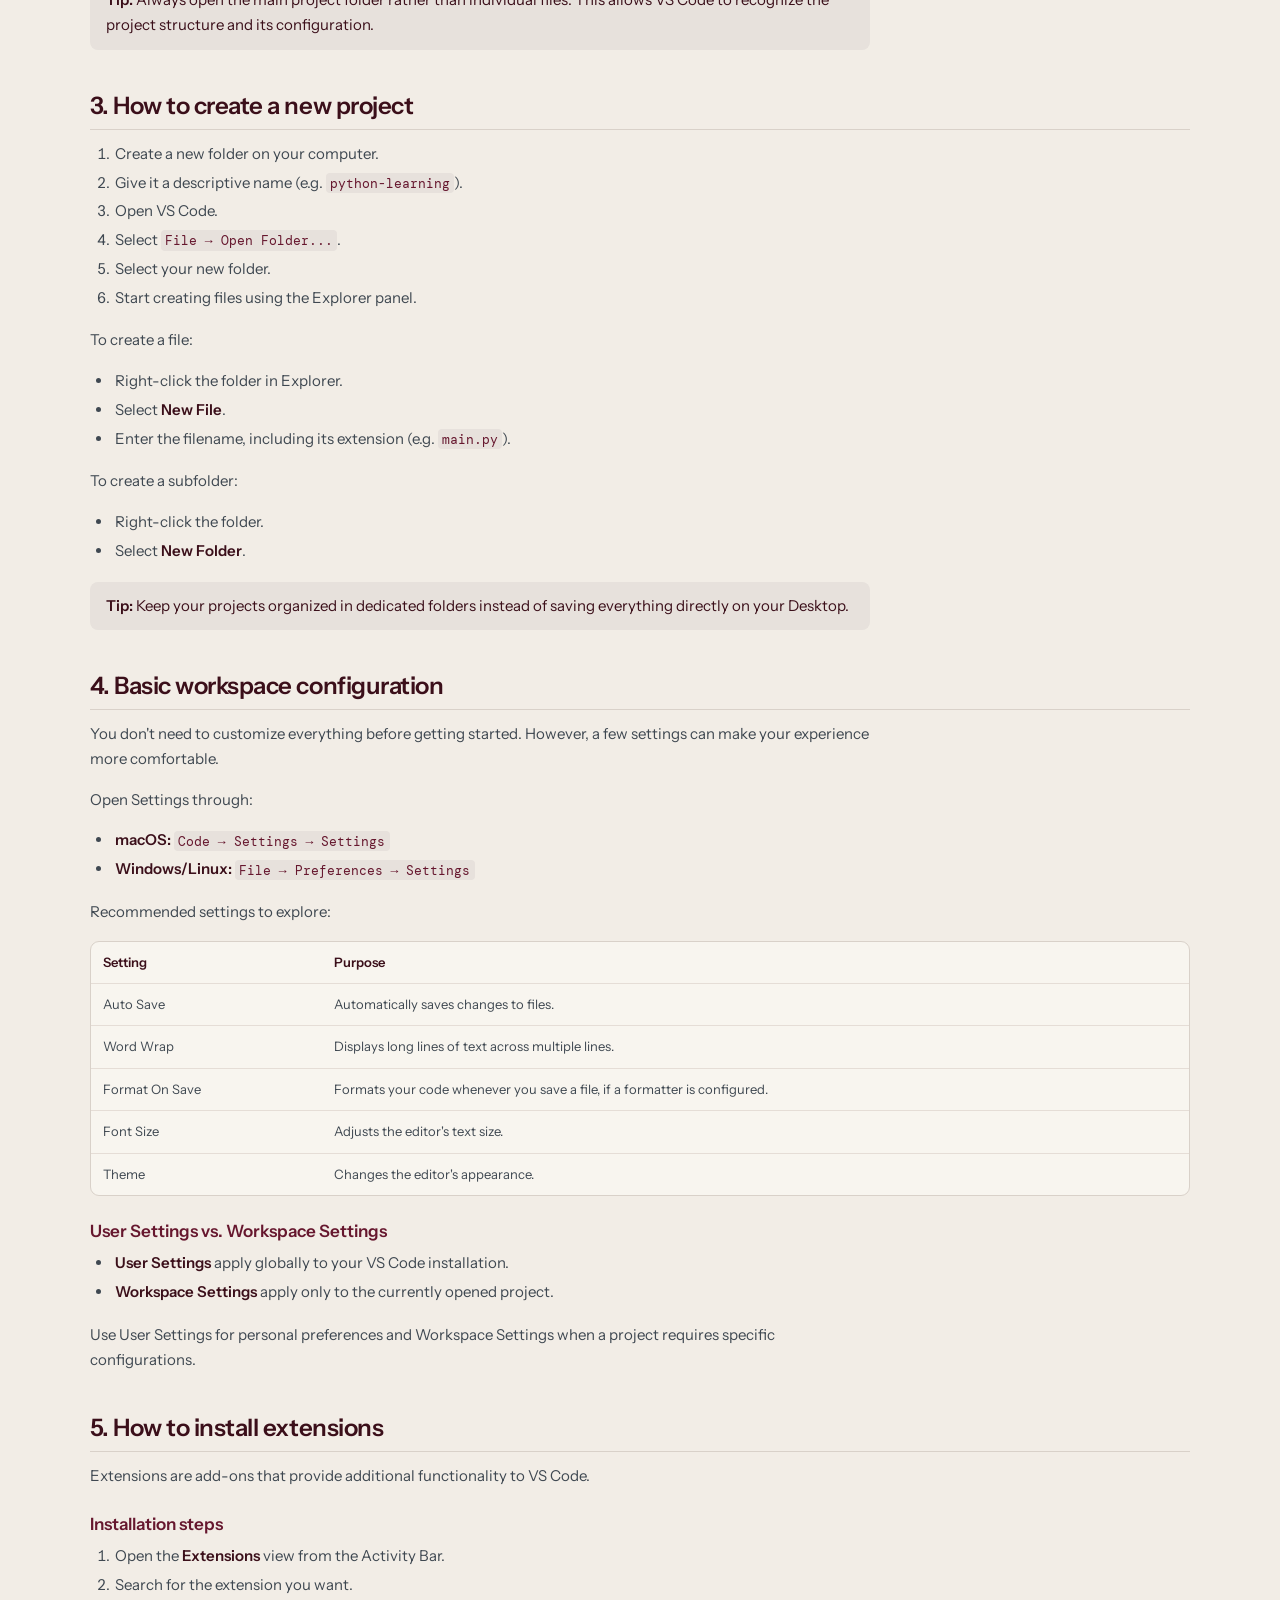
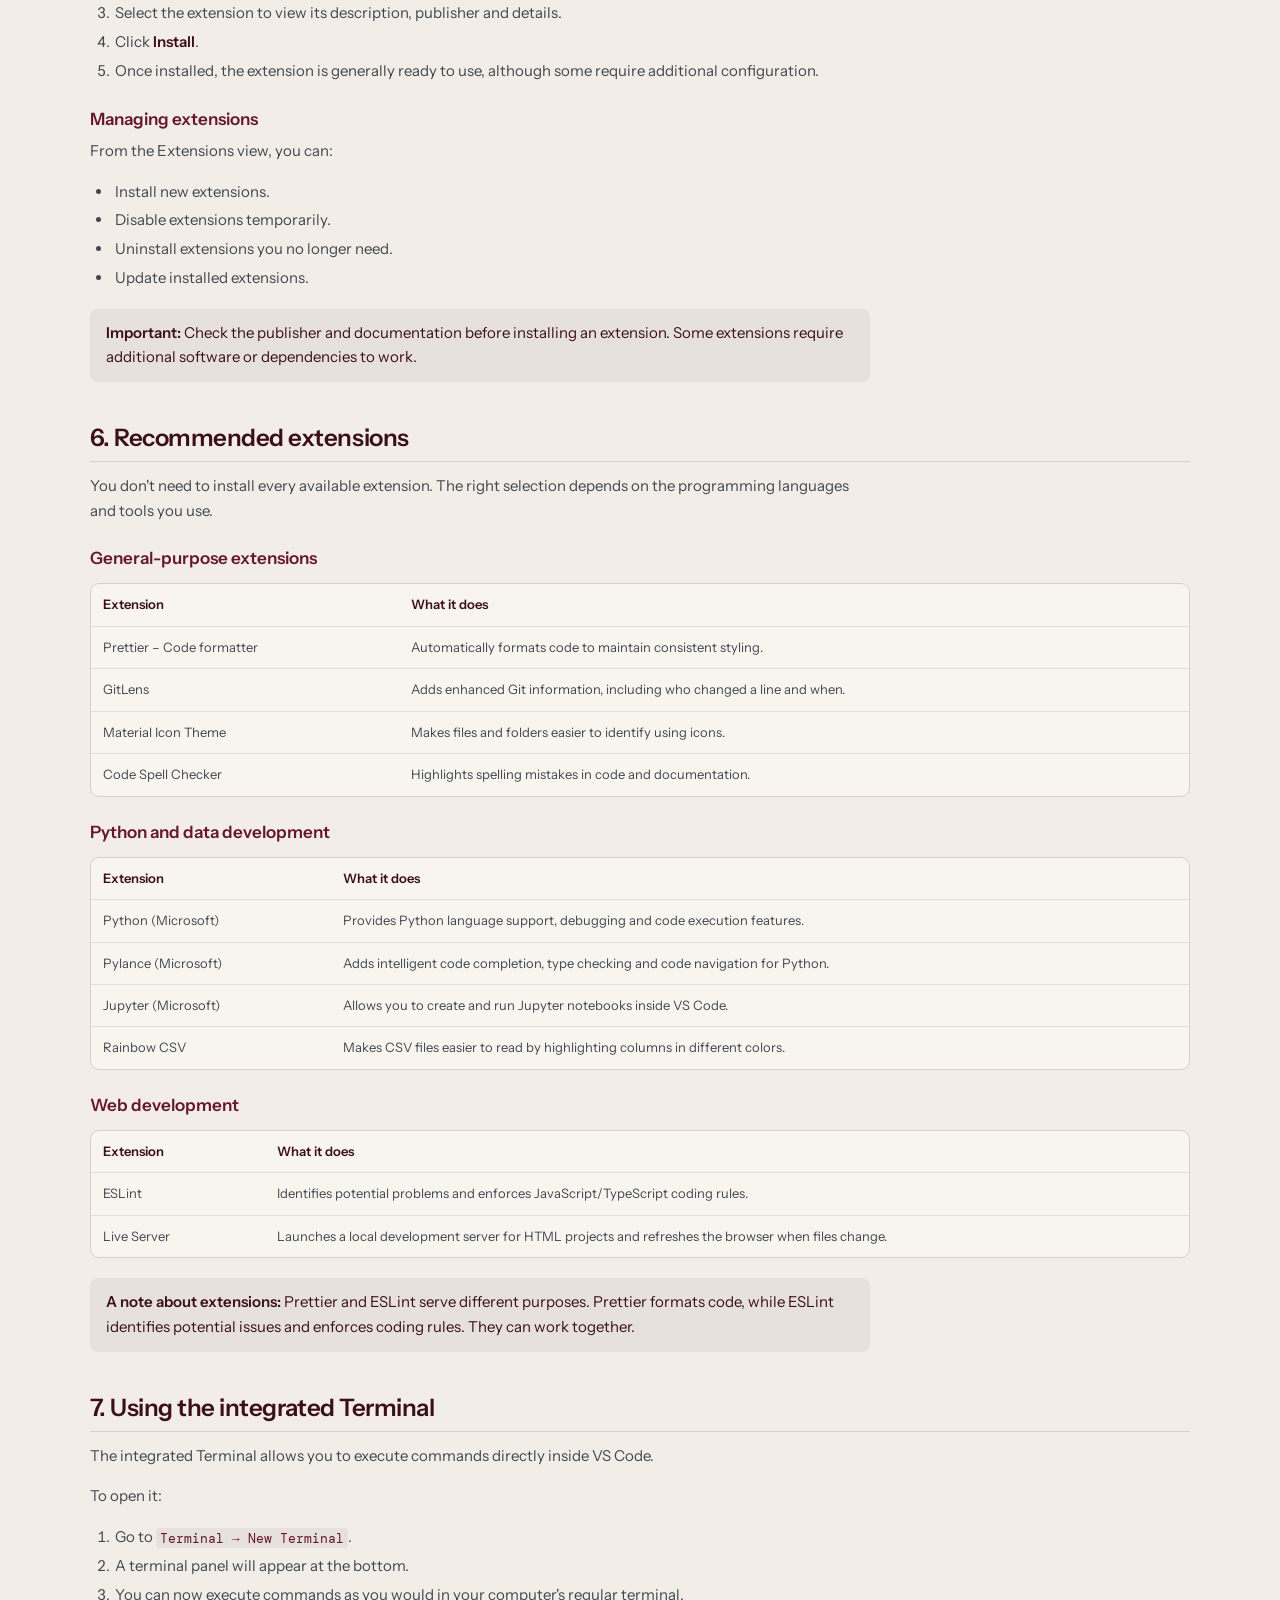
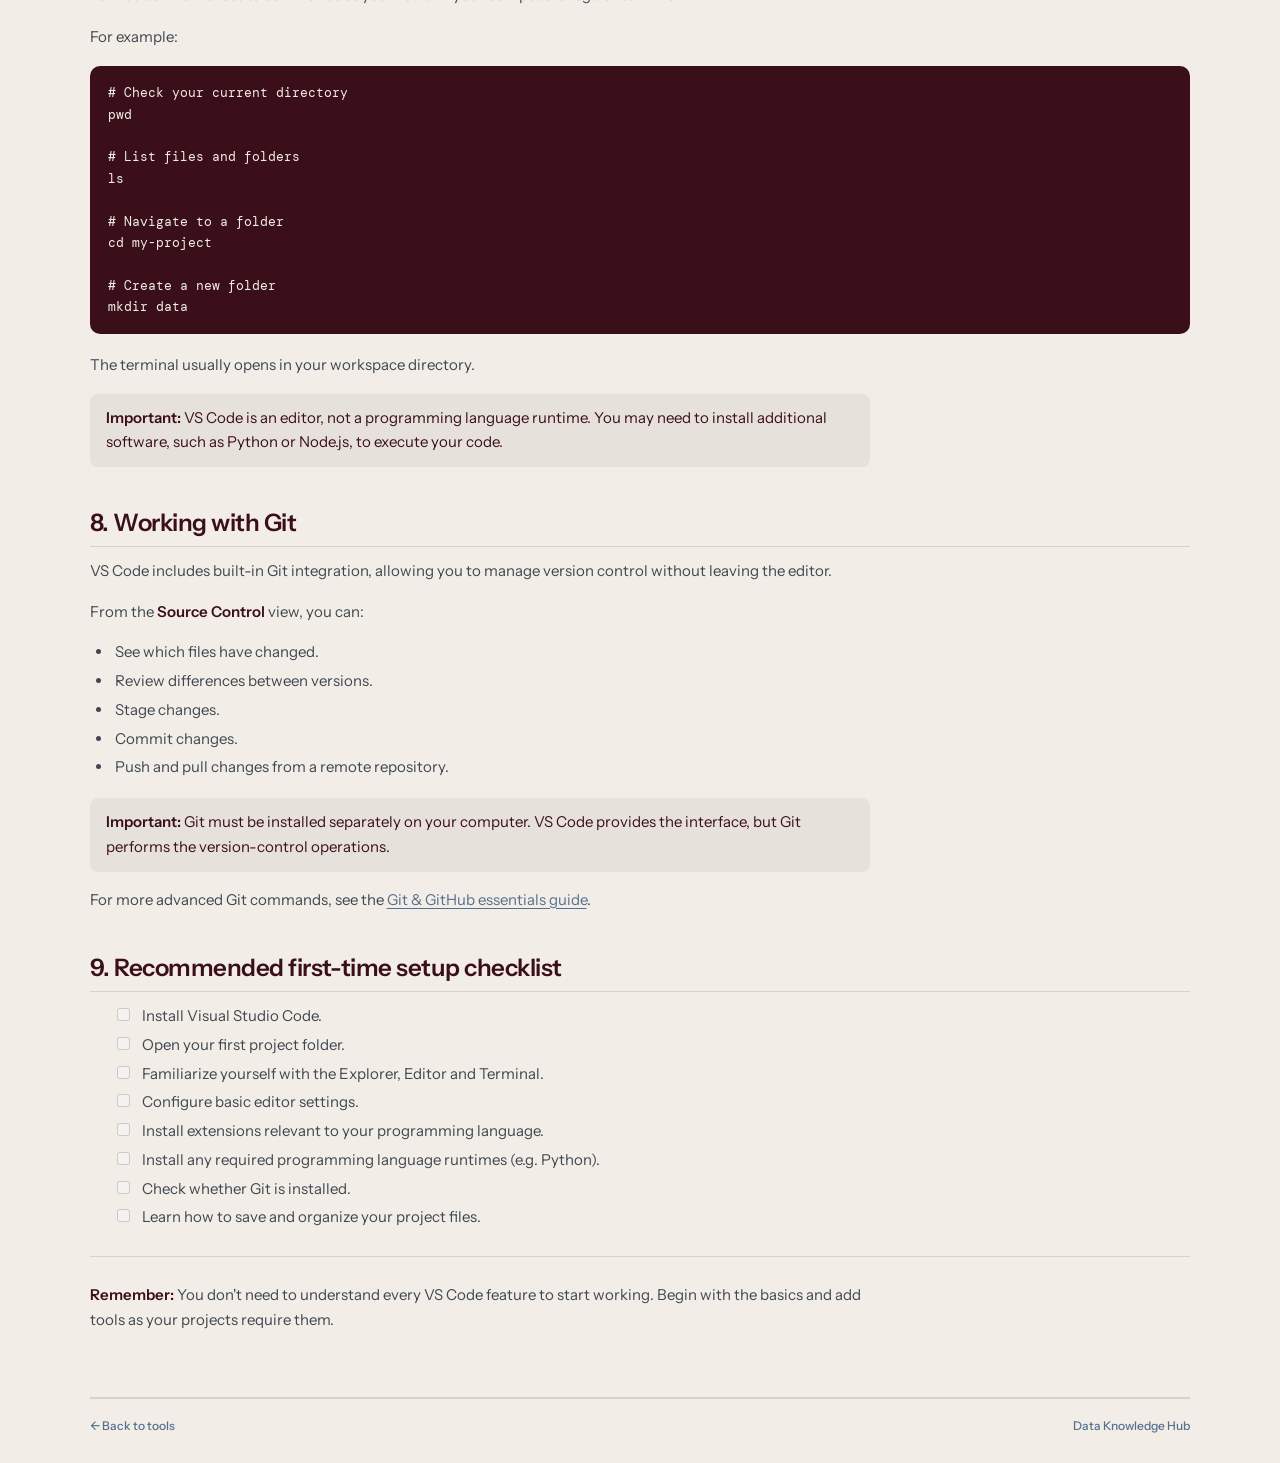
<file: vscode-essentials.html>
<!doctype html>
<html lang="en">
<head>
  <meta charset="utf-8">
  <meta name="viewport" content="width=device-width, initial-scale=1">
  <meta name="theme-color" content="#f2ede6">
  <meta name="description" content="Get started with VS Code, organize projects and workspaces, and use keyboard shortcuts on macOS and Windows.">
  <title>VS Code &amp; Project Setup · Data Knowledge Hub</title>
  <script src="assets/js/theme.js"></script>
  <link rel="stylesheet" href="assets/css/styles.css">
  <script src="assets/js/guide-content.js" defer></script>
</head>
<body class="guide-page">
  <main>
    <header class="guide-hero">
      <a class="guide-back" href="tools.html">← Tools &amp; platforms</a>
      <h1>VS Code &amp; Project Setup<i>.</i></h1>
      <p>Set up projects and workspaces, navigate VS Code, and work faster with keyboard shortcuts.</p>
    </header>
    <div class="guide-content">
      <div class="guide-main">
        <nav class="guide-tabs" aria-label="VS Code guide sections" role="tablist">
          <button class="guide-tab guide-tab-active" id="setup-tab" type="button" role="tab" aria-selected="true" aria-controls="setup-panel" tabindex="0">Getting started</button>
          <button class="guide-tab" id="project-setup-tab" type="button" role="tab" aria-selected="false" aria-controls="project-setup-panel" tabindex="-1">Project setup</button>
          <button class="guide-tab" id="shortcuts-tab" type="button" role="tab" aria-selected="false" aria-controls="shortcuts-panel" tabindex="-1">Keyboard shortcuts</button>
        </nav>
        <section class="guide-section" id="setup-panel" role="tabpanel" aria-labelledby="setup-tab" tabindex="0">
          <div class="guide-panel-layout">
            <aside class="guide-index" aria-label="Getting started index">
              <nav data-guide-index aria-label="Getting started topics"><p class="guide-index-loading">Building the index…</p></nav>
            </aside>
            <div class="guide-panel-content">
              <div class="guide-section-heading">
                <h2 id="setup-heading">Getting started with VS Code</h2>
                <p>Set up your workspace, learn the editor, and find the extensions and tools you need.</p>
              </div>
              <article class="guide-markdown" id="setup-content" data-guide-source="docs/tools/vscode-setup.md" aria-live="polite">
                <p class="guide-loading">Loading the VS Code setup guide…</p>
              </article>
            </div>
          </div>
        </section>
        <section class="guide-section" id="project-setup-panel" role="tabpanel" aria-labelledby="project-setup-tab" tabindex="0" hidden>
          <div class="guide-panel-layout">
            <aside class="guide-index" aria-label="Project setup index">
              <nav data-guide-index aria-label="Project setup topics"><p class="guide-index-loading">Building the index…</p></nav>
            </aside>
            <div class="guide-panel-content">
              <div class="guide-section-heading">
                <h2 id="project-setup-heading">Project types &amp; setup</h2>
                <p>Learn how common data, application, and web project files fit together in a VS Code workspace.</p>
              </div>
              <article class="guide-markdown" id="project-setup-content" data-guide-source="docs/tools/project-setup.md" aria-live="polite">
                <p class="guide-loading">Loading the project setup guide…</p>
              </article>
            </div>
          </div>
        </section>
        <section class="guide-section" id="shortcuts-panel" role="tabpanel" aria-labelledby="shortcuts-tab" tabindex="0" hidden>
          <div class="guide-panel-layout">
            <aside class="guide-index" aria-label="Keyboard shortcuts index">
              <nav data-guide-index aria-label="Shortcut topics"><p class="guide-index-loading">Building the index…</p></nav>
            </aside>
            <div class="guide-panel-content">
              <div class="guide-section-heading">
                <h2 id="shortcuts-heading">Keyboard shortcuts</h2>
                <p>Browse common editor, navigation, search, terminal, and debugging shortcuts for macOS and Windows.</p>
              </div>
              <article class="guide-markdown" id="guide-content" data-guide-source="docs/tools/vscode-shortcuts.md" aria-live="polite">
                <p class="guide-loading">Loading the VS Code shortcuts…</p>
              </article>
            </div>
          </div>
        </section>
      </div>
      <footer class="collection-footer guide-footer">
        <a href="tools.html">← Back to tools</a>
        <a href="index.html">Data Knowledge Hub</a>
      </footer>
    </div>
  </main>
</body>
</html>
</file>
<file: assets/css/styles.css>
@import url('https://fonts.googleapis.com/css2?family=DM+Mono:wght@400;500&family=DM+Sans:wght@400;500;600;700&family=Instrument+Sans:wght@400;500;600;700&family=Manrope:wght@500;600;700;800&display=swap');

:root {
  color-scheme: light;
  --ink: #3b0f1a;
  --muted: #55708e;
  --soft: #657d98;
  --line: #d9d1c9;
  --paper: #f8f5ef;
  --canvas: #f2ede6;
  --navy: #3b0f1a;
  --red: #66172e;
  --red-dark: #66172e;
  --pink: #3b0f1a;
  --mint: #b7c7d9;
  --lavender: #55708e;
  --mono: 'DM Mono', ui-monospace, SFMono-Regular, Consolas, monospace;
  --sans: 'DM Sans', 'Segoe UI', sans-serif;
  --display: 'Manrope', 'DM Sans', sans-serif;
  --radius: 12px;
}

* { box-sizing: border-box; }
html { scroll-behavior: smooth; scrollbar-color: #c9b8bb var(--canvas); }
body { margin: 0; background: var(--canvas); color: var(--ink); font: 14px/1.5 var(--sans); -webkit-font-smoothing: antialiased; }
::selection { background: #d9c1c5; color: var(--navy); }
a { text-underline-offset: 3px; }
a:focus-visible, button:focus-visible, input:focus-visible { outline: 3px solid #b45c6b; outline-offset: 3px; }
.app-shell { min-height: 100vh; }

/* Navigation */
.sidebar { position: fixed; inset: 0 auto 0 0; z-index: 5; display: flex; width: 252px; flex-direction: column; padding: 28px 18px 22px; background: var(--pink); border-right: 1px solid #5a2a35; }
.brand { display: flex; align-items: center; gap: 12px; margin: 0 0 48px 3px; color: #f2ede6; text-decoration: none; }
.brand-mark { display: grid; width: 40px; height: 40px; place-items: center; border-radius: 12px; background: #66172e; color: #f2ede6; font: 500 12px var(--mono); letter-spacing: -1px; }
.brand strong { display: block; color: #f2ede6; font: 800 13px var(--display); letter-spacing: -.3px; }
.brand small { display: block; margin-top: 4px; color: #d4bfc2; font: 9px var(--mono); letter-spacing: .8px; }
.side-label, .eyebrow { color: #d4bfc2; font: 500 9px var(--mono); letter-spacing: 1.05px; }
.side-label { margin: 0 0 12px; padding-left: 11px; }
.side-nav { display: grid; gap: 4px; }
.nav-link { display: flex; min-height: 42px; align-items: center; gap: 11px; padding: 0 11px; border-radius: 8px; color: #f2ede6; font-size: 12px; text-decoration: none; transition: background .18s ease, color .18s ease; }
.nav-link:hover, .nav-link.active { background: #66172e; color: #f2ede6; }
.nav-link.active { font-weight: 700; }
.nav-icon { width: 18px; color: #b7c7d9; font-size: 16px; text-align: center; }
.nav-link.active .nav-icon { color: #b7c7d9; }
.nav-count { margin-left: auto; color: #716878; font: 10px var(--mono); }
.side-label-spaced { margin-top: 38px; }
.collection-list { display: grid; gap: 15px; padding: 4px 11px; }
.collection { display: flex; align-items: center; gap: 9px; color: #f2ede6; font-size: 11px; font-weight: 500; text-decoration: none; }
.collection:hover { color: var(--red-dark); }
.dot { width: 7px; height: 7px; border-radius: 50%; }
.dot-blue { background: #728aa3; }.dot-violet { background: #9181a7; }.dot-amber { background: #b8864d; }
.sidebar-bottom { margin-top: auto; padding: 17px 7px 0; border-top: 1px solid #69434b; }
.sync-indicator { display: flex; align-items: center; gap: 8px; color: #d4bfc2; font: 9px var(--mono); letter-spacing: .6px; }
.sync-indicator i { width: 7px; height: 7px; border-radius: 50%; background: #56836c; }
.sidebar-bottom p { margin: 15px 0 4px; color: #f2ede6; font: 700 12px var(--display); }
.sidebar-bottom small { color: #d4bfc2; font-size: 10px; }

/* Shared page frame */
.main-content { max-width: 1510px; margin-left: 252px; padding: 0 52px; }
.topbar { display: flex; height: 68px; align-items: center; justify-content: space-between; border-bottom: 1px solid var(--line); }
.breadcrumb { color: var(--soft); font-size: 11px; }
.breadcrumb a { color: var(--muted); text-decoration: none; }
.breadcrumb span { padding: 0 9px; color: #bbb4b9; }
.breadcrumb strong { color: #414257; font-weight: 600; }
.topbar-right { display: flex; align-items: center; gap: 18px; }
.date-label { color: var(--muted); font: 10px var(--mono); letter-spacing: .2px; }
.avatar { display: grid; width: 30px; height: 30px; place-items: center; border: 1px solid #ded5d8; border-radius: 50%; background: #f0e7e8; color: var(--navy); font: 10px var(--mono); }
.eyebrow { display: flex; align-items: center; gap: 8px; }
.eyebrow-line { width: 19px; height: 1px; background: #55708e; }
.welcome-row { display: flex; height: 218px; align-items: center; justify-content: space-between; overflow: hidden; padding: 8px 24px 0 4px; }
.welcome-row h1 { max-width: 640px; margin: 13px 0 8px; color: var(--navy); font: 800 36px/1.14 var(--display); letter-spacing: -1.25px; }
.period { color: var(--red); }
.welcome-copy { max-width: 52ch; margin: 0; color: var(--muted); font-size: 13px; line-height: 1.75; }
.welcome-art { position: relative; width: 242px; height: 198px; margin-right: 20px; }
.orbit { position: absolute; border: 1px solid #d8d5dc; border-radius: 50%; transform: rotate(-24deg); }
.orbit-one { top: 41px; left: 13px; width: 211px; height: 98px; }.orbit-two { top: 18px; left: 29px; width: 177px; height: 143px; transform: rotate(38deg); }
.art-core { position: absolute; top: 70px; left: 94px; display: grid; width: 53px; height: 53px; place-items: center; transform: rotate(-8deg); border-radius: 17px; background: var(--navy); box-shadow: 0 8px 20px #25274726; color: #e6e9e9; font: 12px var(--mono); }
.art-node { position: absolute; display: grid; width: 29px; height: 29px; place-items: center; border: 1px solid #d8d5dc; border-radius: 9px; background: var(--paper); color: #65866f; font: 12px var(--mono); }
.node-a { top: 45px; left: 43px; }.node-b { top: 49px; right: 38px; color: #697e9e; }.node-c { bottom: 25px; left: 64px; color: #a97947; }
.art-caption { position: absolute; right: -4px; bottom: 24px; color: #777586; font: 8px/1.7 var(--mono); letter-spacing: .8px; }

/* Overview */
.section-heading, .panel-heading { display: flex; align-items: end; justify-content: space-between; }
.section-heading { margin-bottom: 16px; }
.section-heading h2, .panel-heading h2 { margin: 0; color: #303148; font: 700 19px/1.3 var(--display); letter-spacing: -.55px; }
.text-link, .all-shortcuts { color: var(--red-dark); font-size: 11px; font-weight: 600; text-decoration: none; }
.text-link:hover, .all-shortcuts:hover { text-decoration: underline; }
.text-link span { padding-left: 5px; }
.feature-grid { display: grid; grid-template-columns: 1fr 1fr; gap: 16px; }
.feature-card { position: relative; height: 226px; overflow: hidden; padding: 18px 21px 0; border-radius: var(--radius); color: var(--ink); text-decoration: none; transition: transform .18s ease, box-shadow .18s ease; }
.feature-card:hover { transform: translateY(-2px); box-shadow: 0 12px 22px #28233b14; }
.tools-card { background: #66172e; }.projects-card { background: #55708e; }
.feature-head { display: flex; align-items: center; justify-content: space-between; }
.feature-symbol { color: #b7c7d9; font-size: 20px; }.projects-card .feature-symbol { color: #f2ede6; }
.feature-arrow { color: #f2ede6; font-size: 14px; }
.feature-kicker { margin-top: 11px; color: #ead9d8; font: 500 9px var(--mono); letter-spacing: .8px; }
.feature-card h3 { margin: 3px 0 4px; color: #f2ede6; font: 800 23px var(--display); letter-spacing: -.5px; }
.feature-card p { max-width: 36ch; margin: 0; color: #f2e9e4; font-size: 11px; line-height: 1.65; }
.tool-chips { display: flex; gap: 6px; margin-top: 12px; }
.tool-chips span { padding: 4px 7px; border: 1px solid #a76475; border-radius: 4px; background: #3b0f1a66; color: #f2ede6; font: 9px var(--mono); }
.tool-chips span:last-child { border-color: transparent; background: transparent; color: #f2dfe1; }
.project-path { display: flex; align-items: center; gap: 7px; margin-top: 18px; }
.project-path i { width: 24px; height: 1px; background: #c7d4df; }
.path-step { padding: 4px 6px; border: 1px solid #a8bbcf; border-radius: 4px; background: #3b0f1a4d; color: #f2ede6; font: 8px var(--mono); letter-spacing: .3px; }
.feature-foot { position: absolute; right: 21px; bottom: 0; left: 21px; display: flex; height: 38px; align-items: center; justify-content: space-between; border-top: 1px solid #a76475; color: #f2ede6; font-size: 10px; font-weight: 600; }
.projects-card .feature-foot { border-color: #9fb4ca; color: #f2ede6; }
.feature-foot span:last-child { color: #e5d6d8; font: 9px var(--mono); }
.lower-grid { display: grid; grid-template-columns: minmax(0, 1.7fr) minmax(250px, .9fr); align-items: start; gap: 17px; margin-top: 37px; }
.content-panel, .quick-panel { min-width: 0; padding: 20px; border: 1px solid var(--line); border-radius: var(--radius); background: var(--paper); }
.panel-heading { align-items: center; }
.panel-heading h2 { margin-top: 4px; font-size: 16px; }
.panel-heading .eyebrow { font-size: 8px; }
.filter-row { display: flex; gap: 5px; overflow-x: auto; margin: 17px 0 8px; }
.filter-chip { flex: none; padding: 6px 9px; border: 1px solid transparent; border-radius: 6px; background: transparent; color: #666779; font: 11px var(--sans); cursor: pointer; }
.filter-chip span { margin-left: 4px; color: #727286; font: 9px var(--mono); }
.filter-chip:hover, .filter-chip.selected { border-color: #e4cdd1; background: #f4e9eb; color: var(--red-dark); }
.document-row { display: flex; min-height: 66px; align-items: center; gap: 12px; padding: 9px 3px; border-top: 1px solid #eee9e8; color: var(--ink); text-decoration: none; }
.document-row:hover .document-title { color: var(--red-dark); }
.doc-icon { display: grid; width: 36px; height: 36px; flex: none; place-items: center; border-radius: 9px; background: #f1e8e9; color: var(--red-dark); font-size: 15px; }
.doc-main { min-width: 0; flex: 1; }
.document-title { display: block; overflow: hidden; color: #38394e; font-size: 12px; font-weight: 700; text-overflow: ellipsis; white-space: nowrap; }
.doc-meta { display: flex; align-items: center; gap: 7px; margin-top: 4px; color: #777789; font: 9px var(--mono); }
.doc-type { color: #526c5b; }.doc-tag { padding: 2px 5px; border-radius: 3px; background: #f2efed; color: #666477; }
.doc-date { color: #686a7c; font: 9px var(--mono); }
.empty-list { padding: 26px 8px; color: #686a7c; font-size: 12px; text-align: center; }
.quick-dots { color: #777789; letter-spacing: 2px; }
.quick-list { margin-top: 14px; }
.quick-item { display: flex; min-height: 53px; align-items: center; gap: 10px; border-bottom: 1px solid #eee9e8; text-decoration: none; }
.quick-item:last-child { border-bottom: 0; }
.quick-icon { display: grid; width: 29px; height: 29px; flex: none; place-items: center; border-radius: 8px; background: #dce4eb; color: #3b0f1a; font-size: 12px; }
.quick-item strong { display: block; color: #3f4055; font-size: 11px; font-weight: 700; }
.quick-item small { display: block; margin-top: 3px; color: #777789; font: 8px var(--mono); }
.quick-arrow { margin-left: auto; color: #777789; font-size: 12px; }
.all-shortcuts { display: block; margin: 12px 0 17px; }
.all-shortcuts span { float: right; }
.quote-card { position: relative; height: 137px; overflow: hidden; padding: 15px 17px; border-radius: 9px; background: #55708e; color: #f2ede6; }
.quote-mark { height: 24px; color: #d7b7bc; font: 28px Georgia, serif; }
.quote-card p { margin: 3px 0 10px; font: 700 13px/1.45 var(--display); letter-spacing: -.2px; }
.quote-rule { width: 27px; height: 1px; margin-bottom: 8px; background: #a9a0b2; }
.quote-card small { color: #ddd3dd; font: 8px var(--mono); letter-spacing: .6px; }
.quote-decoration { position: absolute; top: 17px; right: 14px; color: #ffffff12; font-size: 67px; }
.footer { display: flex; justify-content: space-between; margin-top: 34px; padding: 17px 0 24px; border-top: 1px solid var(--line); color: #777789; font: 8px var(--mono); letter-spacing: .6px; }
.footer i { padding: 0 4px; color: #9e96a0; font-style: normal; }
.footer a { color: #5f6e60; font: 10px var(--sans); letter-spacing: 0; text-decoration: none; }
.footer a:hover { color: var(--red-dark); text-decoration: underline; }
.visually-hidden { position: absolute; width: 1px; height: 1px; overflow: hidden; clip: rect(0,0,0,0); white-space: nowrap; }

/* Collection pages */
.collection-page { max-width: none; margin: 0; padding: 0; }
.collection-hero { display: grid; min-height: clamp(360px, 48vw, 520px); grid-template-columns: 1.08fr .92fr; margin: 0; padding: 0; }
.collection-intro { display: flex; flex-direction: column; justify-content: flex-end; padding: clamp(42px, 7.2vw, 112px); padding-bottom: clamp(54px, 9.5vh, 110px); background: #f2ede6; }
body[data-collection="projects"] .collection-hero { min-height: 276px; grid-template-columns: 1fr; }
body[data-collection="projects"] .collection-intro { min-height: 0; justify-content: flex-start; padding: clamp(30px, 4vw, 50px) clamp(24px, 7.2vw, 112px) 24px; }
body[data-collection="projects"] .collection-content { padding-top: clamp(16px, 2vw, 26px); }
body[data-collection="tools"] .collection-hero { min-height: 276px; grid-template-columns: 1fr; }
body[data-collection="tools"] .collection-intro { min-height: 0; justify-content: flex-start; padding: clamp(30px, 4vw, 50px) clamp(24px, 7.2vw, 112px) 24px; }
body[data-collection="tools"] .collection-content { padding-top: clamp(16px, 2vw, 26px); }
.collection-intro h1 { margin: 0; color: #3b0f1a; font: 600 clamp(56px, 7.3vw, 96px)/.99 'Instrument Sans', sans-serif; letter-spacing: -.035em; }
.collection-intro h1 i { color: #55708e; font-style: normal; }
.collection-intro p { max-width: 34ch; margin: 22px 0 0 4px; color: #55708e; font: 400 clamp(16px, 1.35vw, 19px)/1.35 'Instrument Sans', sans-serif; }
body[data-collection="projects"] .collection-intro h1 i { color: #9a5267; }
body[data-collection="projects"] .collection-intro p { color: #9a5267; }
.collection-next { display: flex; align-items: flex-end; justify-content: space-between; gap: 18px; padding: clamp(30px, 4.5vw, 64px); color: #f2ede6; font: 500 clamp(34px, 4.5vw, 60px)/1 'Instrument Sans', sans-serif; letter-spacing: -.035em; text-decoration: none; transition: filter .2s ease; }
.tools-next { background: #66172e; }.projects-next { background: #55708e; }
.collection-next:hover { filter: brightness(1.08); }
.collection-next span { transition: transform .28s cubic-bezier(.2,.8,.2,1); }
.collection-next:hover span { transform: translateX(4px); }
.collection-next svg { width: 27px; height: 27px; flex: none; margin-bottom: 5px; fill: none; stroke: #b7c7d9; stroke-linecap: round; stroke-linejoin: round; stroke-width: 1.5; transition: transform .28s cubic-bezier(.2,.8,.2,1); }
.collection-next:hover svg { transform: translate(3px, -3px); }
.collection-next:focus-visible { outline-offset: -7px; }
.collection-content { width: min(1320px, 100%); margin: 0 auto; padding: clamp(38px, 5vw, 68px) clamp(20px, 4.5vw, 64px) clamp(56px, 7vw, 88px); }
.collection-switcher { display: flex; align-items: center; justify-content: space-between; gap: 12px; margin: 44px 0 clamp(28px, 3.5vw, 42px); }
.collection-switcher a { display: inline-block; padding: 6px 0; color: #55708e; font: 500 12px var(--mono); text-decoration: none; transition: color .18s ease; }
.collection-switcher a:hover { color: #66172e; text-decoration: underline; text-underline-offset: 3px; }
.collection-switcher a:focus-visible { outline: 2px solid #55708e; outline-offset: 3px; }
.collection-controls { display: flex; align-items: end; justify-content: space-between; gap: 22px; margin-bottom: 22px; }
.collection-controls h2 { margin: 0; color: #3b0f1a; font: 600 clamp(25px, 3vw, 34px)/1.1 'Instrument Sans', sans-serif; letter-spacing: -.025em; }
.collection-filters { position: relative; display: flex; flex-wrap: wrap; align-items: center; justify-content: flex-end; gap: 12px; overflow: visible; }
.collection-filters .filter-chip { display: grid; width: 56px; min-height: 46px; place-items: center; padding: 0; border: 1px solid #e7cbd1; border-radius: 12px; background: #f8f5ef; color: #3b0f1a; font-size: 14px; }
.collection-filters .filter-chip.selected { border-color: #e7cbd1; background: #f2e0e4; color: #3b0f1a; }
.filter-dropdown { position: relative; }
.filter-dropdown-toggle { display: flex; width: 190px; min-height: 46px; align-items: center; justify-content: space-between; gap: 14px; padding: 0 13px; border: 1px solid #d9cfc8; border-radius: 12px; background: #f8f5ef; color: #3b0f1a; font: 500 14px 'Instrument Sans', sans-serif; cursor: pointer; }
.filter-dropdown-toggle:hover, .filter-dropdown-toggle[aria-expanded="true"] { border-color: #b8a3a4; background: #fffaf5; }
.filter-dropdown-toggle svg { width: 18px; height: 18px; flex: none; fill: none; stroke: currentColor; stroke-linecap: round; stroke-linejoin: round; stroke-width: 1.8; transition: transform .18s ease; }
.filter-dropdown-toggle[aria-expanded="true"] svg { transform: rotate(180deg); }
.filter-dropdown-menu { position: absolute; z-index: 10; top: calc(100% + 8px); right: 0; width: min(300px, calc(100vw - 40px)); max-height: 300px; overflow-y: auto; padding: 7px; border: 1px solid #ded3cc; border-radius: 12px; background: #f8f5ef; box-shadow: 0 12px 28px #3b0f1a20; }
.filter-dropdown-menu[hidden] { display: none; }
.filter-option { display: flex; min-height: 44px; align-items: center; gap: 10px; padding: 7px 9px; border-radius: 7px; color: #3b0f1a; font: 400 14px/1.35 'Instrument Sans', sans-serif; cursor: pointer; }
.filter-option:hover { background: #eee5e1; }
.filter-option input { width: 16px; height: 16px; margin: 0; accent-color: #66172e; }
.collection-grid { display: grid; grid-auto-rows: 1fr; grid-template-columns: repeat(auto-fit, minmax(min(100%, 320px), 1fr)); gap: 16px; }
.library-card { display: flex; min-height: 180px; flex-direction: column; overflow: hidden; padding: 18px 19px 0; border: 1px solid var(--line); border-radius: var(--radius); background: #f8f5ef; color: inherit; text-decoration: none; cursor: pointer; transition: transform .2s ease, border-color .2s ease; }
.library-card:hover { transform: translateY(-2px); border-color: #b7a5a5; }
.library-card:focus-visible { outline: 3px solid #55708e; outline-offset: 3px; }
.library-card-top { display: flex; align-items: center; justify-content: space-between; }
.library-card-icon { display: grid; width: 36px; height: 36px; place-items: center; border-radius: 9px; background: #f0dfe1; color: #66172e; font: 15px var(--mono); }
.projects-library-card .library-card-icon { background: #dce4eb; color: #3b0f1a; }
.difficulty { padding: 5px 9px; border: 1px solid #d8cfc8; border-radius: 20px; color: #55708e; font: 9px var(--mono); }
.library-card-type { margin-top: 14px; color: #55708e; font: 9px var(--mono); letter-spacing: .6px; text-transform: uppercase; }
.projects-library-card .library-card-type { color: #66172e; }
.library-card h3 { margin: 16px 0 5px; color: #3b0f1a; font: 700 18px 'Instrument Sans', sans-serif; letter-spacing: -.02em; }
.library-card p { max-width: 58ch; margin: 0; color: #4f5861; font-size: 13px; line-height: 1.55; }
.library-card-tags { display: flex; flex-wrap: wrap; gap: 6px; margin: 12px 0 14px; }
.library-card-tags span { padding: 5px 7px; border-radius: 4px; background: #eee9e4; color: #3b0f1a; font: 9px var(--mono); }
.projects-library-card .library-card-tags span { background: #e4e9ef; color: #3b0f1a; }
.library-card-bottom { display: flex; min-height: 36px; align-items: center; justify-content: flex-end; gap: 10px; margin-top: auto; border-top: 1px solid #e3dcd5; color: #55708e; font: 9px var(--mono); letter-spacing: .35px; }
.library-card-action { color: #66172e; font: 600 11px 'Instrument Sans', sans-serif; letter-spacing: 0; }
.projects-library-card .library-card-action { color: #3b0f1a; }
.library-card-bottom b { padding-left: 3px; font-weight: 600; }
.collection-empty { grid-column: 1 / -1; padding: 35px; border: 1px solid var(--line); border-radius: var(--radius); background: #f8f5ef; color: #55708e; font-size: 14px; text-align: center; }
.collection-footer { display: flex; justify-content: space-between; gap: 20px; margin-top: 54px; padding: 19px 0 30px; border-top: 1px solid #d9d1c9; }
.collection-footer a { color: #55708e; font: 500 12px 'Instrument Sans', sans-serif; text-decoration: none; }
.collection-footer a:hover { color: #66172e; text-decoration: underline; }
@media (max-width: 1050px) {
  .main-content { padding: 0 32px; }
  .sidebar { width: 224px; }
  .main-content { margin-left: 224px; }
  .welcome-art { margin-right: 0; transform: scale(.86); transform-origin: right center; }
  .lower-grid { grid-template-columns: minmax(0, 1.4fr) minmax(225px, .8fr); }
}
@media (max-width: 780px) {
  .sidebar { width: 66px; padding: 19px 9px; }
  .brand { justify-content: center; margin: 0 auto 36px; }
  .brand > span:last-child, .sidebar .side-label, .side-nav .nav-link:not(.active), .collection-list, .sidebar-bottom { display: none; }
  .nav-link { justify-content: center; padding: 0; font-size: 0; }
  .nav-icon { font-size: 18px; }
  .nav-count { display: none; }
  .side-nav { gap: 9px; }
  .main-content { margin-left: 66px; padding: 0 24px; }
  .welcome-row { height: 204px; padding-left: 0; }
  .welcome-row h1 { font-size: 32px; }
  .welcome-art { margin-right: -18px; transform: scale(.7); }
  .lower-grid { grid-template-columns: 1fr; }
  .quick-panel { display: grid; grid-template-columns: 1fr 1fr; column-gap: 22px; }
  .quick-panel > .panel-heading, .quick-panel > .all-shortcuts { grid-column: 1 / -1; }
  .quote-card { align-self: end; }
  .feature-card { padding-right: 16px; padding-left: 16px; }
  .feature-foot { right: 16px; left: 16px; }
  .collection-hero { min-height: 0; grid-template-columns: 1fr .9fr; padding: 0; }
  .collection-intro { min-height: 320px; padding: 42px 34px; }
  .collection-next { padding: 30px; }
  .collection-controls { align-items: start; flex-direction: column; gap: 12px; }
  .collection-filters { justify-content: flex-start; }
}
@media (max-width: 540px) {
  .main-content { padding: 0 16px; }
  .topbar { height: 56px; }
  .date-label { display: none; }
  .welcome-row { height: 177px; padding-top: 5px; }
  .welcome-art { display: none; }
  .welcome-row h1 { max-width: 310px; font-size: 29px; letter-spacing: -.9px; white-space: normal; }
  .welcome-copy { max-width: 37ch; font-size: 12px; }
  .section-heading { align-items: start; gap: 10px; }
  .section-heading h2 { font-size: 16px; }
  .section-heading .text-link { margin-top: 8px; font-size: 10px; white-space: nowrap; }
  .feature-grid { grid-template-columns: 1fr; gap: 10px; }
  .feature-card { height: 211px; padding-top: 14px; }
  .feature-card h3 { font-size: 21px; }
  .feature-card p { font-size: 11px; }
  .tool-chips { gap: 4px; }
  .tool-chips span { padding: 4px 6px; font-size: 8px; }
  .project-path { gap: 5px; }
  .project-path i { width: 18px; }
  .path-step { padding: 4px 5px; font-size: 7px; }
  .lower-grid { gap: 12px; margin-top: 25px; }
  .content-panel, .quick-panel { padding: 14px; }
  .panel-heading h2 { font-size: 15px; }
  .doc-date { display: none; }
  .quick-panel { display: block; }
  .quote-card { margin-top: 10px; }
  .footer { gap: 12px; font-size: 7px; }
  .footer a { font-size: 9px; white-space: nowrap; }
  .collection-hero { min-height: 0; grid-template-columns: 1fr; margin: 0; padding: 0; }
  .collection-intro { min-height: 310px; padding: 36px 24px 42px; }
  .collection-intro h1 { font-size: clamp(54px, 13vw, 72px); }
  .collection-intro p { max-width: 34ch; font-size: 16px; }
  .collection-next { min-height: 150px; padding: 25px 24px; font-size: 38px; }
  .collection-content { padding: 35px 18px clamp(52px, 10vw, 72px); }
  .collection-controls { align-items: stretch; }
  .collection-controls h2 { font-size: 26px; }
  .collection-filters { width: 100%; max-width: 100%; flex-wrap: wrap; justify-content: flex-start; gap: 10px; overflow: visible; }
  .filter-dropdown-toggle { width: min(190px, calc(100vw - 108px)); min-width: 0; font-size: 13px; }
  .collection-grid { gap: 11px; }
  .library-card { min-height: 180px; padding: 15px 16px 0; }
  .collection-filters .filter-chip, .filter-dropdown-toggle { min-height: 46px; }
}
@media (pointer: coarse) {
  .collection-filters .filter-chip, .filter-dropdown-toggle { min-height: 46px; }
  .filter-option { min-height: 44px; }
}
@media (prefers-reduced-motion: reduce) {
  *, *::before, *::after { scroll-behavior: auto !important; transition: none !important; }
}

/* Theme switch */
.theme-toggle { display: inline-flex; min-height: 34px; flex: none; align-items: center; justify-content: center; gap: 7px; padding: 0 10px; border: 1px solid var(--line); border-radius: 8px; background: var(--paper); color: var(--ink); font: 500 10px var(--mono); cursor: pointer; transition: background .18s ease, border-color .18s ease, color .18s ease; }
.theme-toggle:hover { border-color: #b7a5a5; }
.theme-toggle svg { width: 15px; height: 15px; fill: none; stroke: currentColor; stroke-linecap: round; stroke-linejoin: round; stroke-width: 1.7; }
.theme-toggle:focus-visible { outline: 3px solid #b45c6b; outline-offset: 3px; }
.theme-toggle-floating { position: absolute; top: clamp(16px, 3vw, 28px); right: clamp(16px, 3vw, 36px); z-index: 20; box-shadow: 0 4px 16px #3b0f1a18; }
@media (max-width: 540px) {
  .collection-switcher { flex-wrap: wrap; column-gap: 18px; row-gap: 4px; }
}

/* Dark theme: preserve the warm burgundy and blue identity with lighter text. */
:root[data-theme="dark"] {
  color-scheme: dark;
  --ink: #f2e9e7;
  --muted: #b7c7d9;
  --soft: #b7c7d9;
  --line: #51434a;
  --paper: #241e22;
  --canvas: #181417;
  --navy: #f2e9e7;
  --red: #e3a0b0;
  --red-dark: #e3a0b0;
  --pink: #21191e;
  --mint: #b7c7d9;
  --lavender: #b7c7d9;
  scrollbar-color: #66545c #181417;
}
:root[data-theme="dark"] body,
:root[data-theme="dark"] .home-gateway,
:root[data-theme="dark"] .guide-page { background: #181417; color: #f2e9e7; }
:root[data-theme="dark"] ::selection { background: #71384a; color: #fff7f3; }
:root[data-theme="dark"] a:focus-visible,
:root[data-theme="dark"] button:focus-visible,
:root[data-theme="dark"] input:focus-visible { outline-color: #e3a0b0; }

/* Landing page */
:root[data-theme="dark"] .gateway-intro h1,
:root[data-theme="dark"] .collection-intro h1,
:root[data-theme="dark"] .guide-hero h1 { color: #f2e9e7; }
:root[data-theme="dark"] .gateway-intro h1 i,
:root[data-theme="dark"] .collection-intro h1 i,
:root[data-theme="dark"] .guide-hero h1 i { color: #b7c7d9; }
:root[data-theme="dark"] .gateway-intro p,
:root[data-theme="dark"] .collection-intro p,
:root[data-theme="dark"] .guide-hero > p { color: #b7c7d9; }
:root[data-theme="dark"] .gateway-tools { background: #511b2b; }
:root[data-theme="dark"] .gateway-projects { background: #30465c; }
:root[data-theme="dark"] .gateway-path-tools li { border-color: #986878; background: #321820; color: #fff5f2; }
:root[data-theme="dark"] .gateway-projects .gateway-path-tools li { border-color: #91a9c1; background: #1f3143; }
:root[data-theme="dark"] .gateway-path svg { stroke: #d2dfeb; }

/* Collection pages */
:root[data-theme="dark"] .collection-intro { background: #181417; }
:root[data-theme="dark"] body[data-collection="projects"] .collection-intro h1 i,
:root[data-theme="dark"] body[data-collection="projects"] .collection-intro p { color: #e3a0b0; }
:root[data-theme="dark"] .collection-switcher a,
:root[data-theme="dark"] .collection-footer a { color: #b7c7d9; }
:root[data-theme="dark"] .collection-switcher a:hover,
:root[data-theme="dark"] .collection-footer a:hover { color: #f0b4c1; }
:root[data-theme="dark"] .collection-controls h2 { color: #f2e9e7; }
:root[data-theme="dark"] .collection-filters .filter-chip { border-color: #51434a; background: #241e22; color: #f2e9e7; }
:root[data-theme="dark"] .collection-filters .filter-chip.selected { border-color: #814457; background: #512536; color: #fff4f3; }
:root[data-theme="dark"] .filter-dropdown-toggle,
:root[data-theme="dark"] .filter-dropdown-menu { border-color: #51434a; background: #241e22; color: #f2e9e7; }
:root[data-theme="dark"] .filter-dropdown-toggle:hover,
:root[data-theme="dark"] .filter-dropdown-toggle[aria-expanded="true"] { border-color: #8e6874; background: #30252a; }
:root[data-theme="dark"] .filter-option { color: #f2e9e7; }
:root[data-theme="dark"] .filter-option:hover { background: #3a2b31; }
:root[data-theme="dark"] .filter-option input { accent-color: #e3a0b0; }
:root[data-theme="dark"] .library-card,
:root[data-theme="dark"] .collection-empty { border-color: #51434a; background: #241e22; color: #f2e9e7; }
:root[data-theme="dark"] .library-card:hover { border-color: #966b78; }
:root[data-theme="dark"] .library-card-icon { background: #4a2632; color: #f0b4c1; }
:root[data-theme="dark"] .projects-library-card .library-card-icon { background: #2c4054; color: #d5e1ed; }
:root[data-theme="dark"] .library-card-type,
:root[data-theme="dark"] .difficulty,
:root[data-theme="dark"] .collection-empty { color: #b7c7d9; }
:root[data-theme="dark"] .projects-library-card .library-card-type { color: #e3a0b0; }
:root[data-theme="dark"] .library-card h3 { color: #f2e9e7; }
:root[data-theme="dark"] .library-card p { color: #d4c9cc; }
:root[data-theme="dark"] .library-card-bottom { border-color: #51434a; color: #b7c7d9; }
:root[data-theme="dark"] .library-card-action,
:root[data-theme="dark"] .projects-library-card .library-card-action { color: #f0b4c1; }
:root[data-theme="dark"] .collection-footer { border-color: #51434a; }

/* Guide pages and rendered Markdown */
:root[data-theme="dark"] .guide-hero,
:root[data-theme="dark"] .guide-tabs { background: #181417; }
:root[data-theme="dark"] .guide-back,
:root[data-theme="dark"] .guide-section-heading > span,
:root[data-theme="dark"] .guide-section-heading p,
:root[data-theme="dark"] .guide-section-heading .guide-course { color: #b7c7d9; }
:root[data-theme="dark"] .guide-section-heading h2,
:root[data-theme="dark"] .guide-markdown h1,
:root[data-theme="dark"] .guide-markdown h2,
:root[data-theme="dark"] .guide-markdown h3,
:root[data-theme="dark"] .guide-markdown h4 { color: #f2e9e7; }
:root[data-theme="dark"] .guide-back:hover { color: #f0b4c1; }
:root[data-theme="dark"] .guide-tabs,
:root[data-theme="dark"] .guide-section { border-color: #51434a; }
:root[data-theme="dark"] .guide-tab { border-color: #51434a; background: #241e22; color: #f2e9e7; }
:root[data-theme="dark"] .guide-tab span { color: #b7c7d9; }
:root[data-theme="dark"] .guide-tab-active { border-color: #814457; background: #512536; color: #fff4f3; }
:root[data-theme="dark"] .guide-index-hover,
:root[data-theme="dark"] .guide-index:focus-within { border-color: #51434a; background: #241e22; box-shadow: 0 12px 28px #0008; }
:root[data-theme="dark"] .guide-index a,
:root[data-theme="dark"] .guide-index .guide-index-item a { color: #e8dfe0; }
:root[data-theme="dark"] .guide-index a:hover { color: #f0b4c1; }
:root[data-theme="dark"] .guide-index-hover a[aria-current="location"],
:root[data-theme="dark"] .guide-index:focus-within a[aria-current="location"] { background: #512536; color: #fff4f3; }
:root[data-theme="dark"] .guide-index:not(.guide-index-hover):not(:focus-within) a { background: #82747a; }
:root[data-theme="dark"] .guide-index:not(.guide-index-hover):not(:focus-within) a[aria-current="location"] { background: #f0b4c1; }
:root[data-theme="dark"] .guide-index-loading { color: #b7c7d9; }
:root[data-theme="dark"] .guide-markdown { color: #ded4d6; }
:root[data-theme="dark"] .guide-markdown h2,
:root[data-theme="dark"] .guide-markdown h3 { border-color: #51434a; color: #f2e9e7; }
:root[data-theme="dark"] .guide-markdown h4,
:root[data-theme="dark"] .guide-markdown strong { color: #f0b4c1; }
:root[data-theme="dark"] .guide-markdown a { color: #b7c7d9; }
:root[data-theme="dark"] .guide-markdown blockquote { background: #30252a; color: #f2e9e7; }
:root[data-theme="dark"] .guide-markdown code { background: #34262c; color: #f0b4c1; }
:root[data-theme="dark"] .guide-markdown pre { background: #32141f; color: #fff4f3; }
:root[data-theme="dark"] .guide-markdown pre code { background: transparent; color: inherit; }
:root[data-theme="dark"] .guide-flowchart,
:root[data-theme="dark"] .guide-table-wrap { border-color: #51434a; background: #241e22; }
:root[data-theme="dark"] .flowchart-node { fill: #30272b; stroke: #75636a; }
:root[data-theme="dark"] .flowchart-decision { fill: #512536; stroke: #a6667a; }
:root[data-theme="dark"] .flowchart-label { fill: #f2e9e7; }
:root[data-theme="dark"] .flowchart-edge,
:root[data-theme="dark"] .flowchart-arrow { stroke: #b7c7d9; fill: #b7c7d9; }
:root[data-theme="dark"] .flowchart-edge-label,
:root[data-theme="dark"] .guide-flowchart figcaption { fill: #b7c7d9; color: #b7c7d9; }
:root[data-theme="dark"] .guide-markdown th,
:root[data-theme="dark"] .guide-markdown td { border-color: #51434a; }
:root[data-theme="dark"] .guide-markdown th { color: #f2e9e7; }
:root[data-theme="dark"] .guide-markdown hr { border-color: #51434a; }
:root[data-theme="dark"] .guide-loading { color: #b7c7d9; }
:root[data-theme="dark"] .guide-error { background: #3b2029; color: #f2e9e7; }
:root[data-theme="dark"] .github-pending { background: #26384a; color: #f2e9e7; }
:root[data-theme="dark"] .github-pending > span { background: #55708e; color: #fff; }
:root[data-theme="dark"] .github-pending p { color: #f2e9e7; }

/* Home gateway */
.home-gateway { min-height: 100vh; min-height: 100svh; background: #f2ede6; color: #3b0f1a; font-family: 'Instrument Sans', sans-serif; }
.gateway-layout { display: grid; min-height: 100vh; min-height: 100svh; grid-template-columns: 1.08fr .92fr; }
.gateway-intro { display: flex; min-width: 0; flex-direction: column; justify-content: flex-end; padding: clamp(42px, 7.2vw, 112px); padding-bottom: clamp(54px, 9.5vh, 110px); }
.gateway-intro h1 { margin: 0; color: #3b0f1a; font: 600 clamp(54px, 7.3vw, 96px)/.99 'Instrument Sans', sans-serif; letter-spacing: -.035em; }
.gateway-intro h1 span { display: block; }
.gateway-intro h1 i { color: #55708e; font-style: normal; }
.gateway-intro p { max-width: 34ch; margin: 25px 0 0 4px; color: #55708e; font: 400 clamp(16px, 1.35vw, 19px)/1.35 'Instrument Sans', sans-serif; }
.gateway-paths { display: grid; min-width: 0; min-height: 100%; grid-template-rows: 1.08fr .92fr; }
.gateway-path { display: grid; min-height: 0; grid-template-columns: minmax(0, 1fr) auto; align-items: end; gap: 18px; padding: clamp(26px, 4vw, 58px); color: #f2ede6; text-decoration: none; transition: filter .2s ease; }
.gateway-tools { background: #66172e; }
.gateway-projects { background: #55708e; }
.gateway-path:hover { filter: brightness(1.08); }
.gateway-path-copy { min-width: 0; }
.gateway-path-title { display: block; font: 500 clamp(30px, 4.5vw, 60px)/1 'Instrument Sans', sans-serif; letter-spacing: -.035em; transition: transform .28s cubic-bezier(.2,.8,.2,1); }
.gateway-path:hover .gateway-path-title { transform: translateX(4px); }
.gateway-path-description { max-width: 35ch; margin: 14px 0 0; color: #f2ede6; font: 400 clamp(14px, 1.2vw, 16px)/1.35 'Instrument Sans', sans-serif; }
.gateway-path-tools { display: flex; flex-wrap: wrap; gap: 7px; margin: 14px 0 0; padding: 0; list-style: none; }
.gateway-path-tools li { padding: 4px 8px; border: 1px solid #a77984; border-radius: 4px; background: #3b0f1a45; color: #f2ede6; font: 500 11px/1.35 'Instrument Sans', sans-serif; }
.gateway-projects .gateway-path-tools li { border-color: #91a5bd; background: #3b0f1a33; }
.gateway-path svg { width: 27px; height: 27px; flex: none; margin-bottom: 5px; fill: none; stroke: #b7c7d9; stroke-linecap: round; stroke-linejoin: round; stroke-width: 1.5; transition: transform .28s cubic-bezier(.2,.8,.2,1); }
.gateway-path:hover svg { transform: translate(3px, -3px); }
.gateway-path:focus-visible { z-index: 1; outline: 3px solid #b7c7d9; outline-offset: -7px; }
@media (max-width: 820px) and (min-width: 701px) {
  .gateway-layout { grid-template-columns: 1fr .9fr; }
  .gateway-intro { padding: 38px; padding-bottom: 9vh; }
  .gateway-intro h1 { font-size: clamp(50px, 7vw, 60px); }
}
@media (max-width: 700px) {
  .gateway-layout { grid-template-columns: 1fr; grid-template-rows: minmax(390px, 1.12fr) minmax(220px, .82fr) minmax(250px, .9fr); }
  .gateway-intro { padding: 36px 28px 40px; }
  .gateway-intro h1 { font-size: clamp(51px, 12vw, 76px); }
  .gateway-intro p { max-width: 33ch; margin-top: 19px; font-size: 16px; line-height: 1.35; }
  .gateway-path { padding: 25px 28px; }
  .gateway-path-title { font-size: 38px; }
  .gateway-path-description { max-width: 39ch; margin-top: 12px; font-size: 14px; line-height: 1.35; }
  .gateway-path-tools { gap: 6px; margin-top: 11px; }
  .gateway-path-tools li { padding: 4px 7px; font-size: 10px; }
}
@media (max-width: 390px) {
  .gateway-layout { grid-template-rows: minmax(360px, 1.12fr) minmax(210px, .82fr) minmax(240px, .9fr); }
  .gateway-intro { padding-right: 22px; padding-left: 22px; }
  .gateway-intro h1 { font-size: clamp(48px, 12vw, 56px); }
  .gateway-path { padding-right: 22px; padding-left: 22px; }
}

/* Tool guide */
.guide-page { min-height: 100vh; background: #f2ede6; color: #3b0f1a; font-family: 'Instrument Sans', sans-serif; }
.guide-hero { padding: clamp(30px, 5vw, 64px) clamp(22px, 7vw, 96px) 34px; background: #f2ede6; }
.guide-back { display: inline-block; margin-bottom: 27px; color: #55708e; font: 500 12px var(--mono); text-decoration: none; }
.guide-back:hover { color: #66172e; text-decoration: underline; }
.guide-hero h1 { max-width: 900px; margin: 0; color: #3b0f1a; font: 600 clamp(42px, 7vw, 82px)/1 'Instrument Sans', sans-serif; letter-spacing: -.035em; }
.guide-hero h1 i { color: #55708e; font-style: normal; }
.guide-hero > p { max-width: 62ch; margin: 18px 0 0 3px; color: #55708e; font-size: clamp(16px, 1.4vw, 19px); line-height: 1.4; }
.guide-content { width: 100%; margin: 0; padding: 0 clamp(22px, 7vw, 96px); }
.guide-main { min-width: 0; }
.guide-tabs { position: sticky; top: 0; z-index: 4; display: flex; gap: 10px; padding: 17px 0 20px; border-top: 1px solid #d9d1c9; border-bottom: 1px solid #d9d1c9; background: #f2ede6; }
.guide-tab { display: flex; min-height: 44px; align-items: center; gap: 10px; padding: 0 14px; border: 1px solid #d9d1c9; border-radius: 10px; color: #3b0f1a; font-size: 14px; text-decoration: none; }
.guide-tabs button { font-family: 'Instrument Sans', sans-serif; cursor: pointer; }
.guide-tab span { color: #55708e; font: 10px var(--mono); }
.guide-tab-active { border-color: #e7cbd1; background: #f2e0e4; }
.guide-section { padding: 42px 0 48px; border-bottom: 1px solid #d9d1c9; }
.guide-section[hidden] { display: none; }
.guide-section-heading { margin-bottom: 28px; }
.guide-section-heading > span { color: #55708e; font: 500 10px var(--mono); letter-spacing: .08em; }
.guide-section-heading h2 { margin: 8px 0 5px; color: #3b0f1a; font: 600 clamp(34px, 4vw, 48px)/1.1 'Instrument Sans', sans-serif; letter-spacing: -.03em; }
.guide-section-heading p { max-width: 62ch; margin: 0; color: #55708e; font-size: 15px; line-height: 1.5; }
.guide-section-heading .guide-course { margin-top: 10px; color: #66172e; font-size: 13px; }
.guide-panel-layout { display: grid; grid-template-columns: minmax(0, 1fr); align-items: start; }
.guide-panel-content { min-width: 0; }
.guide-index { position: fixed; top: 50%; left: 0; z-index: 8; box-sizing: border-box; width: 44px; max-width: min(270px, calc(100vw - 32px)); max-height: calc(100vh - 40px); overflow-x: hidden; overflow-y: auto; align-self: start; margin: 0; padding: 12px 6px; border: 1px solid transparent; border-left: 0; border-radius: 0 10px 10px 0; background: transparent; transform: translateY(-50%); transition: width .2s ease, padding .2s ease, box-shadow .2s ease, background .2s ease, border-color .2s ease; scrollbar-width: none; }
.guide-index::-webkit-scrollbar { display: none; }
.guide-index nav { overflow: visible; }
.guide-index:not(.guide-index-hover):not(:focus-within) a { width: 18px; height: 2px; overflow: hidden; margin: 12px auto; padding: 0; border-radius: 3px; background: #d4d0cd; color: transparent; font-size: 0; line-height: 0; }
.guide-index:not(.guide-index-hover):not(:focus-within) .guide-index-group > a { width: 24px; }
.guide-index:not(.guide-index-hover):not(:focus-within) .guide-index-item.h4 a { width: 7px; }
.guide-index:not(.guide-index-hover):not(:focus-within) a[aria-current="location"] { background: #3b0f1a; }
.guide-index-hover, .guide-index:focus-within { width: 270px; padding: 16px 14px; border-color: #d9d1c9; border-left: 1px solid #d9d1c9; background: #f8f5ef; box-shadow: 0 12px 28px #3b0f1a24; scrollbar-width: thin; }
.guide-index-hover nav, .guide-index:focus-within nav { max-height: none; overflow: visible; opacity: 1; }
.guide-index-list, .guide-index-list ul { margin: 0; padding: 0; list-style: none; }
.guide-index-group { margin: 0; padding: 0; list-style: none; }
.guide-index a { display: block; padding: 5px 7px; border-radius: 6px; color: #3b0f1a; font: 500 12px/1.4 'Instrument Sans', sans-serif; text-decoration: none; }
.guide-index .guide-index-item a { color: #3f4851; font-size: 11px; font-weight: 400; }
.guide-index .guide-index-item.h4 a { padding-left: 17px; }
.guide-index a:hover { color: #66172e; text-decoration: underline; text-underline-offset: 3px; }
.guide-index-hover a[aria-current="location"], .guide-index:focus-within a[aria-current="location"] { background: #f2e0e4; color: #3b0f1a; text-decoration: none; }
.guide-index-loading { margin: 0; color: #55708e; font-size: 12px; }
.guide-markdown { max-width: none; color: #3f4851; font: 400 15px/1.65 'Instrument Sans', sans-serif; }
.guide-markdown > p, .guide-markdown > ul, .guide-markdown > ol, .guide-markdown > blockquote { max-width: 78ch; }
.guide-markdown > :first-child { margin-top: 0; }
.guide-markdown h2 { margin: 42px 0 12px; padding-bottom: 8px; border-bottom: 1px solid #d9d1c9; color: #3b0f1a; font: 600 28px/1.18 'Instrument Sans', sans-serif; letter-spacing: -.02em; scroll-margin-top: 105px; }
.guide-markdown h3 { margin: 42px 0 12px; padding-bottom: 8px; border-bottom: 1px solid #d9d1c9; color: #3b0f1a; font: 600 24px/1.2 'Instrument Sans', sans-serif; letter-spacing: -.02em; }
.guide-markdown h4 { margin: 24px 0 9px; color: #66172e; font: 600 17px/1.3 'Instrument Sans', sans-serif; }
.guide-markdown h3, .guide-markdown h4, .guide-section-heading h2 { scroll-margin-top: 105px; }
.guide-markdown p { margin: 0 0 16px; }
.guide-markdown strong { color: #3b0f1a; font-weight: 600; }
.guide-markdown a { color: #55708e; }
.guide-markdown ul, .guide-markdown ol { margin: 0 0 18px; padding-left: 23px; }
.guide-markdown li { margin: 4px 0; padding-left: 2px; }
.guide-markdown .guide-task { display: flex; align-items: baseline; gap: 9px; padding-left: 0; list-style: none; }
.guide-markdown .guide-task input { flex: none; accent-color: #66172e; }
.guide-markdown blockquote { margin: 16px 0; padding: 12px 16px; border-radius: 8px; background: #e7e1dc; color: #3b0f1a; }
.guide-markdown code { padding: .12em .32em; border-radius: 4px; background: #e7e1dc; color: #66172e; font: 13px/1.5 var(--mono); overflow-wrap: anywhere; }
.guide-markdown pre { overflow-x: auto; margin: 15px 0 19px; padding: 16px 18px; border-radius: 10px; background: #3b0f1a; color: #f2ede6; font: 13px/1.65 var(--mono); tab-size: 2; }
.guide-markdown pre code { padding: 0; border-radius: 0; background: transparent; color: inherit; font: inherit; overflow-wrap: normal; }
.guide-flowchart { margin: 20px 0 24px; overflow: hidden; border: 1px solid #d9d1c9; border-radius: 12px; background: #f8f5ef; }
.guide-flowchart-scroll { overflow: hidden; padding: 18px 16px 8px; }
.guide-flowchart svg { display: block; width: 100%; height: auto; }
.flowchart-node { fill: #fffaf4; stroke: #d9d1c9; stroke-width: 1.5; }
.flowchart-decision { fill: #f2e0e4; stroke: #d9b8c1; stroke-width: 1.5; }
.flowchart-label { fill: #3b0f1a; font: 600 13px 'Instrument Sans', sans-serif; }
.flowchart-edge { fill: none; stroke: #55708e; stroke-width: 2; }
.flowchart-edge-return { stroke-dasharray: 5 4; }
.flowchart-arrow { fill: #55708e; }
.flowchart-edge-label { fill: #55708e; font: 600 11px 'Instrument Sans', sans-serif; }
.guide-flowchart figcaption { padding: 0 18px 12px; color: #55708e; font: 11px/1.4 var(--mono); }
.guide-table-wrap { overflow-x: auto; margin: 14px 0 20px; border: 1px solid #d9d1c9; border-radius: 9px; background: #f8f5ef; }
.guide-markdown table { width: 100%; border-collapse: collapse; font-size: 13px; }
.guide-markdown th, .guide-markdown td { min-width: 120px; padding: 10px 12px; border-bottom: 1px solid #e5ddd6; text-align: left; vertical-align: top; }
.guide-markdown th { color: #3b0f1a; font-weight: 600; }
.guide-markdown tr:last-child td { border-bottom: 0; }
.guide-markdown hr { margin: 26px 0; border: 0; border-top: 1px solid #d9d1c9; }
.guide-loading, .guide-error { color: #55708e; }
.guide-error { padding: 16px; border-radius: 8px; background: #f2e0e4; }
.github-pending { display: flex; align-items: center; gap: 15px; padding: 18px 20px; border-radius: 11px; background: #dce4eb; color: #3b0f1a; }
.github-pending > span { display: grid; width: 35px; height: 35px; flex: none; place-items: center; border-radius: 9px; background: #55708e; color: #f2ede6; font-size: 19px; }
.github-pending p { margin: 0; color: #3b0f1a; font-size: 14px; line-height: 1.45; }
.guide-footer { margin-top: 0; }
@media (max-width: 900px) {
  .guide-panel-layout { grid-template-columns: minmax(0, 1fr); gap: 24px; }
  .guide-hero, .guide-content { padding-left: max(52px, 7vw); }
}
@media (max-width: 600px) {
  .guide-hero { padding: 25px 20px 27px 48px; }
  .guide-back { margin-bottom: 22px; }
  .guide-content { padding: 0 20px 0 48px; }
  .guide-index { width: 36px; max-width: calc(100vw - 24px); padding: 10px 4px; }
  .guide-index-hover, .guide-index:focus-within { width: min(270px, calc(100vw - 24px)); }
  .guide-index:not(.guide-index-hover):not(:focus-within) a { width: 14px; }
  .guide-index:not(.guide-index-hover):not(:focus-within) .guide-index-group > a { width: 18px; }
  .guide-index:not(.guide-index-hover):not(:focus-within) .guide-index-item.h4 a { width: 6px; }
  .guide-tabs { gap: 7px; }
  .guide-tab { min-height: 42px; gap: 6px; padding: 0 10px; font-size: 13px; }
  .guide-tab span { font-size: 9px; }
  .guide-section { padding: 32px 0 36px; }
  .guide-section-heading { margin-bottom: 22px; }
  .guide-markdown { font-size: 14px; }
  .guide-markdown h3 { margin-top: 34px; font-size: 21px; }
  .guide-markdown h4 { font-size: 16px; }
  .guide-markdown pre { padding: 14px; font-size: 12px; }
}
</file>
